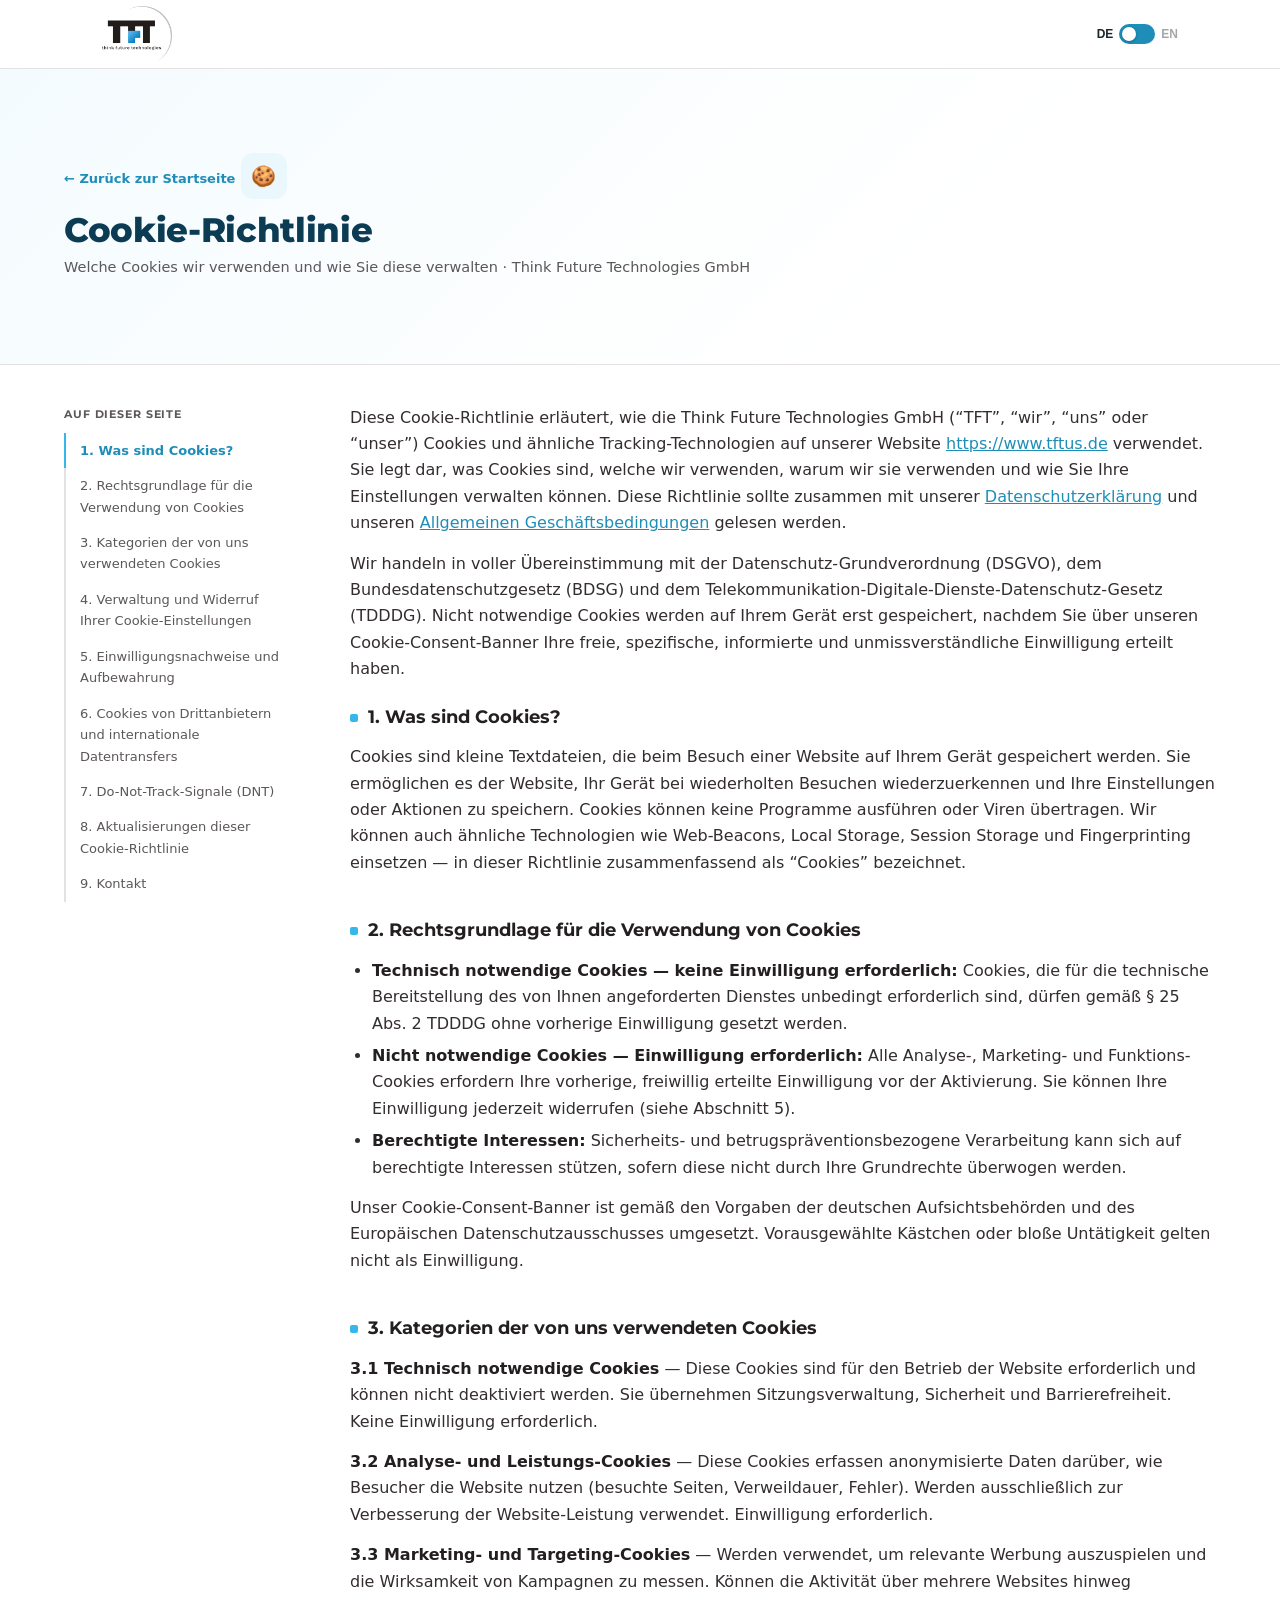
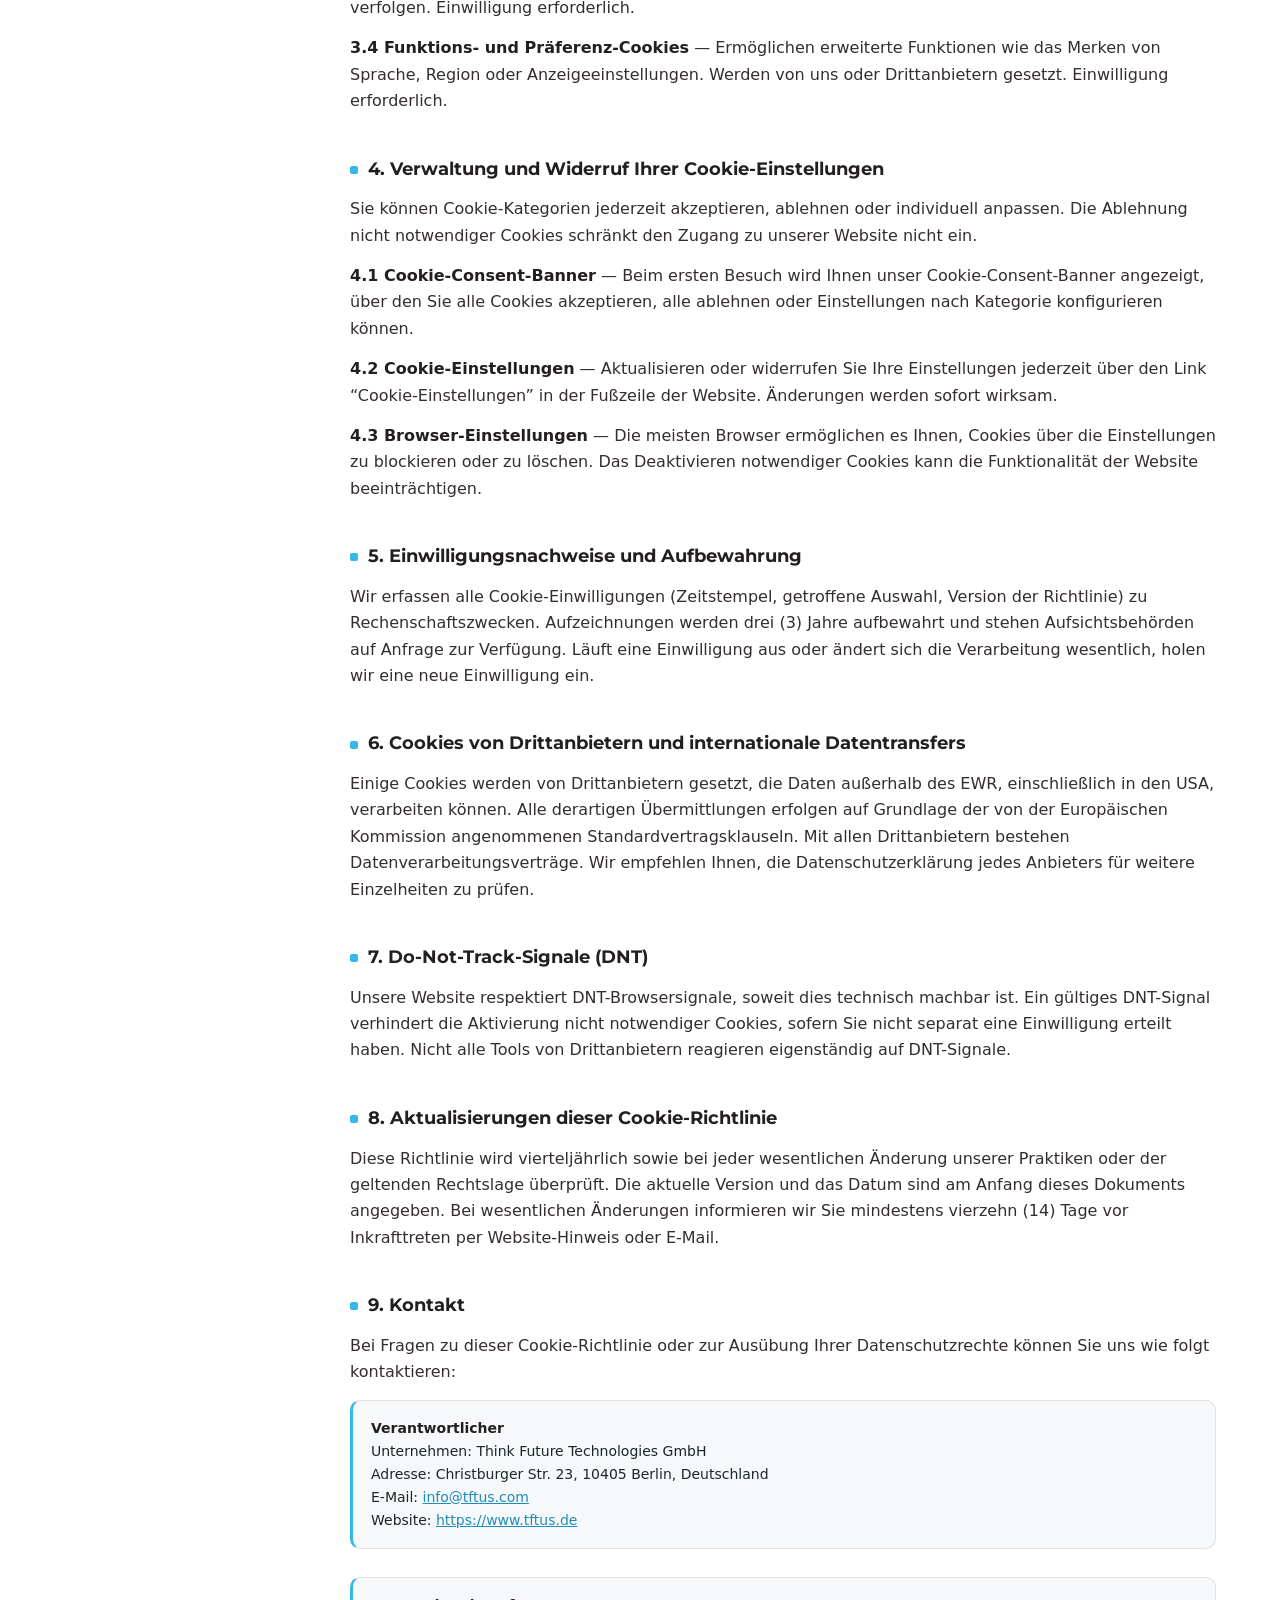
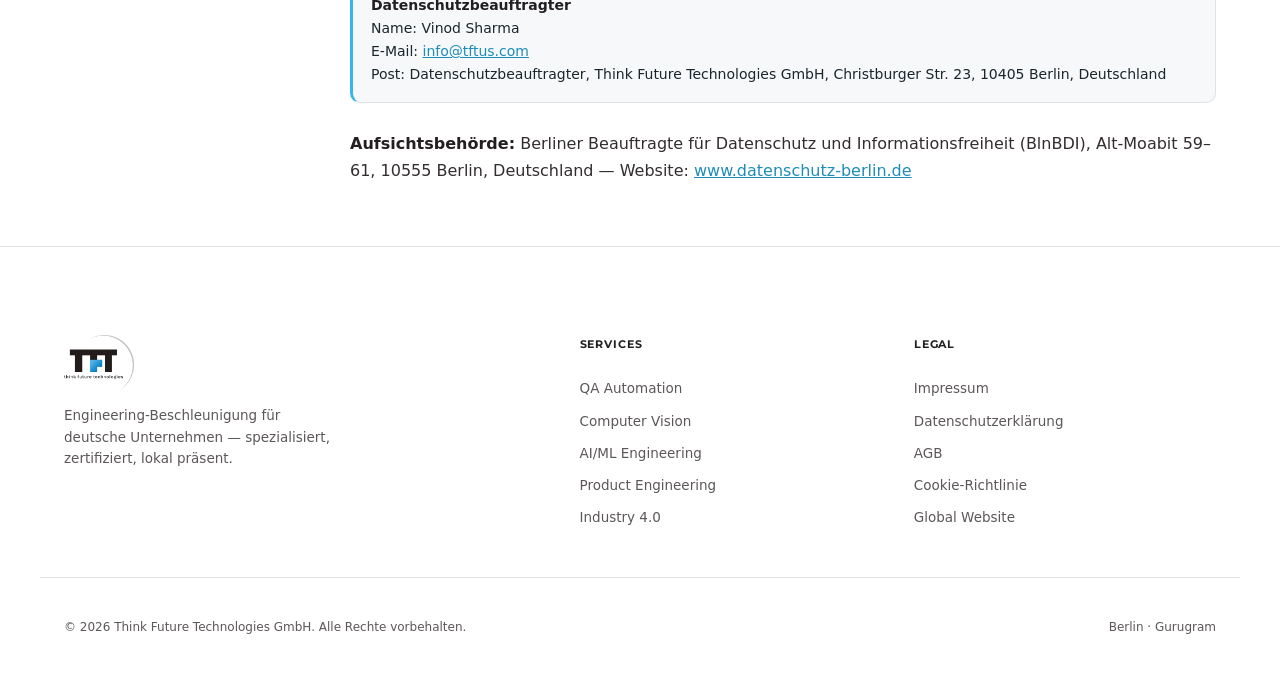
<file: legal/cookie-policy.html>
<!DOCTYPE html>
<html lang="en">
<head>
<meta charset="UTF-8">
<meta name="viewport" content="width=device-width, initial-scale=1.0">
<title>Cookie Policy — TFT Deutschland</title>
<meta name="robots" content="noindex">
<link href="https://fonts.googleapis.com/css2?family=Montserrat:wght@400;600;700;800;900&family=Open+Sans:wght@300;400;500;600&display=swap" rel="stylesheet">
<link rel="stylesheet" href="../css/style.css">
</head>
<body>
<header class="nav">
  <div class="nav-inner">
    <a class="logo" href="../index.html"> <img src="../images/TFT-logo.png" alt=""> </a>
    <div class="rightbtn">
      <button id="langToggle" class="lang-toggle" type="button" aria-label="Switch language" aria-pressed="false">
        <span class="lt-label lt-de">DE</span>
        <span class="lt-track"><span class="lt-thumb"></span></span>
        <span class="lt-label lt-en">EN</span>
      </button>
    </div>
  </div>
</header>
<main id="main">

<section class="legal-hero">
  <div class="wrap">
    <a class="legal-back" href="../index.html" data-i18n="ui.back">&larr; Back to home</a>
    <div class="legal-doc-icon">&#127850;</div>
    <h1 data-i18n="cookie.title">Cookie Policy</h1>
    <div class="legal-sub" data-i18n="cookie.sub">What cookies we use and how to manage them &middot; Think Future Technologies GmbH</div>
  </div>
</section>

<div class="wrap legal-page">
  <div class="legal-grid">
    <nav class="legal-toc">
      <div class="legal-toc-label" data-i18n="ui.toc">On this page</div>
      <ol id="legalTocList"></ol>
    </nav>
    <div class="legal-content" data-i18n-html="cookie.body">

  <p>
    This Cookie Policy explains how Think Future Technologies GmbH (&ldquo;TFT&rdquo;, &ldquo;we&rdquo;, &ldquo;us&rdquo;,
    or &ldquo;our&rdquo;) uses cookies and similar tracking technologies on our website
    <a href="https://www.tftus.de">https://www.tftus.de</a>. It sets out what cookies are, which ones we use, why we
    use them, and how you can manage your preferences. This Policy should be read alongside our
    <a href="privacy-policy.html">Privacy Policy</a> and <a href="terms-and-conditions.html">Terms &amp; Conditions</a>.
  </p>
  <p>
    We comply with the General Data Protection Regulation (GDPR), the Bundesdatenschutzgesetz (BDSG), and the
    Telekommunikation-Digitale-Dienste-Datenschutz-Gesetz (TDDDG). Non-essential cookies are placed on your device
    only after you have given your free, specific, informed, and unambiguous consent through our Cookie Consent
    Banner.
  </p>

  <h2>1. What Are Cookies?</h2>
  <p>
    Cookies are small text files placed on your device when you visit a website. They allow the site to recognise
    your device on return visits and remember your preferences or actions. Cookies cannot execute programmes or
    transmit viruses. We may also use similar technologies such as web beacons, local storage, session storage, and
    fingerprinting — all referred to collectively as &ldquo;cookies&rdquo; in this Policy.
  </p>

  <h2>2. Legal Basis for Cookie Use</h2>
  <ul>
    <li><strong>Technically Necessary Cookies — No Consent Required:</strong> Cookies that are strictly essential for
      the technical delivery of the service you have requested may be placed without prior consent under § 25(2)
      TDDDG.</li>
    <li><strong>Non-Essential Cookies — Consent Required:</strong> All analytics, marketing, and functional cookies
      require your prior, freely given consent before activation. You may withdraw consent at any time (see Section
      5).</li>
    <li><strong>Legitimate Interests:</strong> Security and fraud-prevention processing may rely on legitimate
      interests where such interests are not overridden by your fundamental rights.</li>
  </ul>
  <p>
    Our Cookie Consent Banner is implemented in line with guidance from the German supervisory authorities and the
    European Data Protection Board. Pre-ticked boxes or inaction are not treated as consent.
  </p>

  <h2>3. Categories of Cookies We Use</h2>
  <p><strong>3.1 Technically Necessary Cookies</strong> — These cookies are required for the Website to function and
    cannot be switched off. They handle session management, security, and accessibility. No consent is required.</p>
  <p><strong>3.2 Analytics and Performance Cookies</strong> — These cookies collect anonymised data on how visitors
    use the Website (pages visited, time on page, errors). Used solely to improve Website performance. Consent
    required.</p>
  <p><strong>3.3 Marketing and Targeting Cookies</strong> — Used to deliver relevant advertising and measure campaign
    effectiveness. May track activity across websites. Consent required.</p>
  <p><strong>3.4 Functional and Preference Cookies</strong> — Enable enhanced features such as remembering language,
    region, or display settings. Set by us or third-party providers. Consent required.</p>

  <h2>4. Managing and Withdrawing Your Cookie Preferences</h2>
  <p>You may accept, reject, or customise cookie categories at any time. Refusing non-essential cookies does not
    restrict access to our Website.</p>
  <p><strong>4.1 Cookie Consent Banner</strong> — On first visit you will be presented with our Cookie Consent Banner
    to accept all, reject all, or configure preferences by category.</p>
  <p><strong>4.2 Cookie Settings Panel</strong> — Update or withdraw preferences at any time via the &ldquo;Cookie
    Settings&rdquo; link in the Website footer. Changes take effect immediately.</p>
  <p><strong>4.3 Browser Settings</strong> — Most browsers allow you to block or delete cookies via settings.
    Disabling essential cookies may affect Website functionality.</p>

  <h2>5. Consent Records and Retention</h2>
  <p>
    We record all cookie consents (timestamp, choices made, Policy version) for accountability purposes. Records are
    retained for three (3) years and available to regulators on request. Where consent expires or processing changes
    materially, we will seek fresh consent.
  </p>

  <h2>6. Third-Party Cookies and International Data Transfers</h2>
  <p>
    Some cookies are set by third-party providers who may process data outside the EEA, including in the United
    States. All such transfers are made under Standard Contractual Clauses adopted by the European Commission. Data
    Processing Agreements are in place with all third-party providers. We encourage you to review each provider&rsquo;s
    privacy policy for further detail.
  </p>

  <h2>7. Do Not Track (DNT) Signals</h2>
  <p>
    Our Website respects DNT browser signals where technically feasible. A valid DNT signal will prevent non-essential
    cookies from activating unless you have separately provided consent. Not all third-party tools respond to DNT
    signals independently.
  </p>

  <h2>8. Updates to This Cookie Policy</h2>
  <p>
    This Policy is reviewed quarterly and whenever there is a material change in our practices or applicable law. The
    current version and date appear at the top of this document. For material changes, we will notify you via a
    Website notice or email at least fourteen (14) days before changes take effect.
  </p>

  <h2>9. Contact Us</h2>
  <p>For any questions about this Cookie Policy or to exercise your data protection rights, please contact us:</p>

  <div class="legal-meta">
    <strong>Data Controller</strong><br>
    Company: Think Future Technologies GmbH<br>
    Address: Christburger Str. 23, 10405 Berlin, Germany<br>
    Email: <a href="mailto:info@tftus.com">info@tftus.com</a><br>
    Website: <a href="https://www.tftus.de">https://www.tftus.de</a>
  </div>

  <div class="legal-meta">
    <strong>Data Protection Officer</strong><br>
    Name: Vinod Sharma<br>
    Email: <a href="mailto:info@tftus.com">info@tftus.com</a><br>
    Postal: Data Protection Officer, Think Future Technologies GmbH, Christburger Str. 23, 10405 Berlin, Germany
  </div>

  <p>
    <strong>Supervisory Authority:</strong> Berliner Beauftragte für Datenschutz und Informationsfreiheit (BlnBDI),
    Alt-Moabit 59–61, 10555 Berlin, Germany — Website: <a href="https://www.datenschutz-berlin.de" target="_blank" rel="noopener">www.datenschutz-berlin.de</a>
  </p>

    </div>
  </div>
</div>
</main>

<footer class="site-footer">
  <div class="wrap footer-grid">
    <div class="footer-brand">
      <a class="logo" href="../index.html"> <img src="../images/TFT-logo.png" alt=""> </a>
      <p data-i18n="footer.tagline">Engineering acceleration for German companies — specialized, certified, locally present.</p>
    </div>
    <div class="footer-col">
      <div class="footer-heading" data-i18n="footer.services">Services</div>
      <a href="../index.html#services">QA Automation</a>
      <a href="../index.html#services">Computer Vision</a>
      <a href="../index.html#services">AI/ML Engineering</a>
      <a href="../index.html#services">Product Engineering</a>
      <a href="../index.html#services">Industry 4.0</a>
    </div>
    <div class="footer-col">
      <div class="footer-heading" data-i18n="footer.legal">Legal</div>
      <a href="impressum.html" data-i18n="footer.impressum">Impressum</a>
      <a href="privacy-policy.html" data-i18n="footer.privacy">Privacy Policy</a>
      <a href="terms-and-conditions.html" data-i18n="footer.terms">Terms &amp; Conditions</a>
      <a href="cookie-policy.html" data-i18n="footer.cookies">Cookie Policy</a>
      <a href="https://www.tftus.com" data-i18n="footer.global">Global Website</a>
    </div>
  </div>
  <div class="wrap footer-bottom">
    <div data-i18n="footer.rights">© 2026 Think Future Technologies GmbH. All rights reserved.</div>
    <div>Berlin · Gurugram</div>
  </div>
</footer>
<script src="legal.js"></script>
<script src="legal-i18n.js"></script>
</body>
</html>
</file>
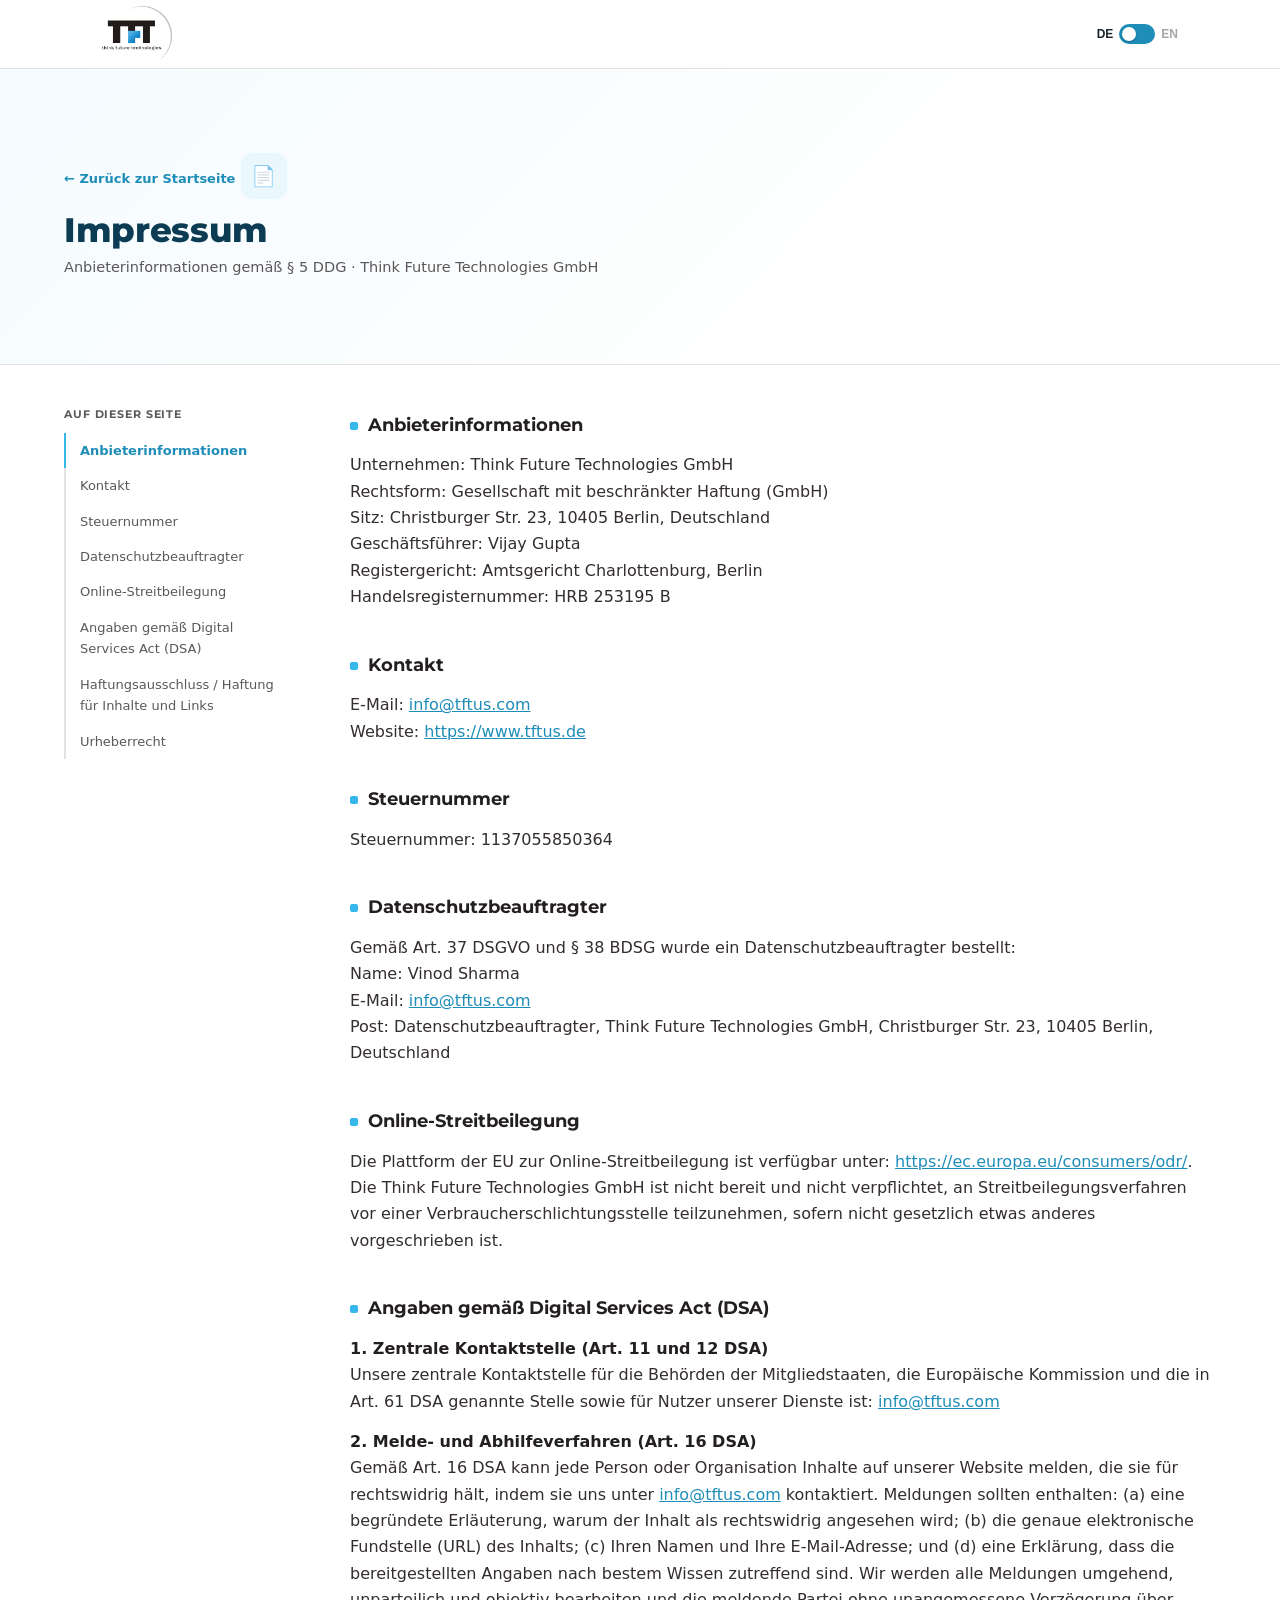
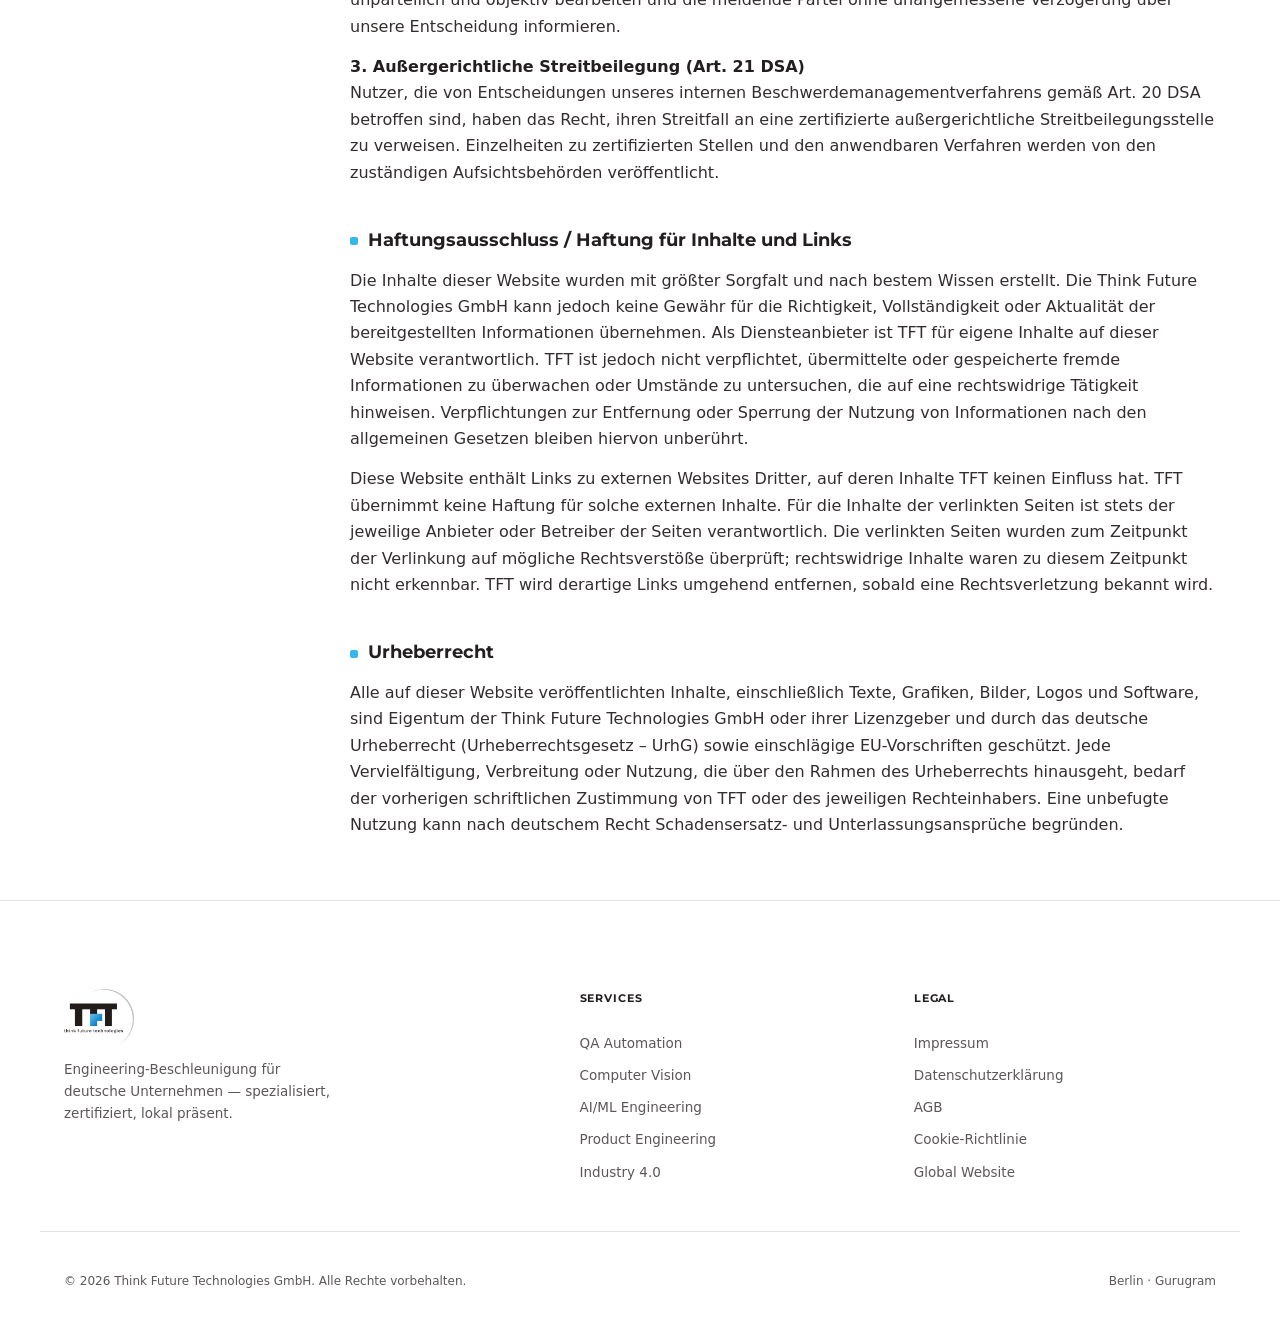
<file: legal/impressum.html>
<!DOCTYPE html>
<html lang="de">
<head>
<meta charset="UTF-8">
<meta name="viewport" content="width=device-width, initial-scale=1.0">
<title>Impressum / Legal Notice — TFT Deutschland</title>
<meta name="robots" content="noindex">
<link href="https://fonts.googleapis.com/css2?family=Montserrat:wght@400;600;700;800;900&family=Open+Sans:wght@300;400;500;600&display=swap" rel="stylesheet">
<link rel="stylesheet" href="../css/style.css">
</head>
<body>
<header class="nav">
  <div class="nav-inner">
    <a class="logo" href="../index.html"> <img src="../images/TFT-logo.png" alt=""> </a>
    <div class="rightbtn">
      <button id="langToggle" class="lang-toggle" type="button" aria-label="Switch language" aria-pressed="false">
        <span class="lt-label lt-de">DE</span>
        <span class="lt-track"><span class="lt-thumb"></span></span>
        <span class="lt-label lt-en">EN</span>
      </button>
    </div>
  </div>
</header>
<main id="main">

<section class="legal-hero">
  <div class="wrap">
    <a class="legal-back" href="../index.html" data-i18n="ui.back">&larr; Back to home</a>
    <div class="legal-doc-icon">&#128196;</div>
    <h1 data-i18n="impressum.title">Legal Notice (Impressum)</h1>
    <div class="legal-sub" data-i18n="impressum.sub">Provider information pursuant to &sect; 5 DDG &middot; Think Future Technologies GmbH</div>
  </div>
</section>

<div class="wrap legal-page">
  <div class="legal-grid">
    <nav class="legal-toc">
      <div class="legal-toc-label" data-i18n="ui.toc">On this page</div>
      <ol id="legalTocList"></ol>
    </nav>
    <div class="legal-content" data-i18n-html="impressum.body">

  <h2>Provider Information</h2>
  <p>
    Company: Think Future Technologies GmbH<br>
    Legal Form: Gesellschaft mit beschränkter Haftung (GmbH)<br>
    Registered Office: Christburger Str. 23, 10405 Berlin, Germany<br>
    Managing Director(s): Vijay Gupta<br>
    Register Court: Amtsgericht Charlottenburg, Berlin<br>
    Commercial Register Number: HRB 253195 B
  </p>

  <h2>Contact</h2>
  <p>
    E-mail: <a href="mailto:info@tftus.com">info@tftus.com</a><br>
    Website: <a href="https://www.tftus.de">https://www.tftus.de</a>
  </p>

  <h2>Tax Number</h2>
  <p>Tax Number (Steuernummer): 1137055850364</p>

  <h2>Data Protection Officer</h2>
  <p>
    A Data Protection Officer has been appointed pursuant to Art. 37 GDPR and § 38 BDSG:<br>
    Name: Vinod Sharma<br>
    E-mail: <a href="mailto:info@tftus.com">info@tftus.com</a><br>
    Postal: Data Protection Officer, Think Future Technologies GmbH, Christburger Str. 23, 10405 Berlin, Germany
  </p>

  <h2>Online Dispute Resolution</h2>
  <p>
    The EU platform for online dispute resolution is available at:
    <a href="https://ec.europa.eu/consumers/odr/" target="_blank" rel="noopener">https://ec.europa.eu/consumers/odr/</a>.
    Think Future Technologies GmbH is not willing or obliged to participate in dispute resolution proceedings before a
    consumer arbitration board (Verbraucherschlichtungsstelle), unless otherwise required by applicable law.
  </p>

  <h2>Information pursuant to the Digital Services Act (DSA)</h2>
  <p><strong>1. Central Contact Point (Art. 11 and 12 DSA)</strong><br>
    Our central contact point for the authorities of the Member States, the European Commission, and the body
    referred to in Art. 61 DSA, as well as for users of our services, is: <a href="mailto:info@tftus.com">info@tftus.com</a></p>
  <p><strong>2. Notification and Redress Procedure (Art. 16 DSA)</strong><br>
    In accordance with Art. 16 DSA, any person or organisation may report content on our website that they consider to
    be unlawful by contacting us at <a href="mailto:info@tftus.com">info@tftus.com</a>. Reports should include: (a) a
    substantiated explanation of why the content is considered unlawful; (b) the exact electronic location (URL) of
    the content; (c) your name and e-mail address; and (d) a statement confirming the accuracy of the information
    provided in good faith. We will process all reports promptly, impartially, and objectively, and will inform the
    reporting party of our decision without undue delay.</p>
  <p><strong>3. Out-of-Court Dispute Resolution (Art. 21 DSA)</strong><br>
    Users affected by decisions of our internal complaints management procedure pursuant to Art. 20 DSA have the right
    to refer their dispute to a certified out-of-court dispute resolution body. Details of certified bodies and
    applicable procedures are published by the competent supervisory authorities.</p>

  <h2>Disclaimer / Liability for Content and Links</h2>
  <p>
    The content of this website has been prepared with the utmost care and to the best of our knowledge. However,
    Think Future Technologies GmbH cannot guarantee the accuracy, completeness, or timeliness of the information
    provided. As a service provider, TFT is responsible for its own content on this website. However, TFT is not
    obligated to monitor transmitted or stored third-party information or to investigate circumstances indicating
    unlawful activity. Obligations to remove or block the use of information in accordance with applicable law remain
    unaffected.
  </p>
  <p>
    This website contains links to external third-party websites over whose content TFT has no influence. TFT assumes
    no liability for such external content. The respective provider or operator of the linked pages is solely
    responsible for their content. External links were checked for possible legal violations at the time of linking;
    no unlawful content was identified. TFT shall remove any such links immediately upon becoming aware of any legal
    infringement.
  </p>

  <h2>Copyright</h2>
  <p>
    All content published on this website including texts, graphics, images, logos, and software is the property of
    Think Future Technologies GmbH or its licensors and is protected under German copyright law
    (Urheberrechtsgesetz – UrhG) and applicable EU regulations. Any reproduction, distribution, or use beyond the
    scope of copyright law requires the prior written consent of TFT or the respective rights holder. Unauthorised
    use may result in claims for damages and injunctive relief under German law.
  </p>

    </div>
  </div>
</div>
</main>

<footer class="site-footer">
  <div class="wrap footer-grid">
    <div class="footer-brand">
      <a class="logo" href="../index.html"> <img src="../images/TFT-logo.png" alt=""> </a>
      <p data-i18n="footer.tagline">Engineering acceleration for German companies — specialized, certified, locally present.</p>
    </div>
    <div class="footer-col">
      <div class="footer-heading" data-i18n="footer.services">Services</div>
      <a href="../index.html#services">QA Automation</a>
      <a href="../index.html#services">Computer Vision</a>
      <a href="../index.html#services">AI/ML Engineering</a>
      <a href="../index.html#services">Product Engineering</a>
      <a href="../index.html#services">Industry 4.0</a>
    </div>
    <div class="footer-col">
      <div class="footer-heading" data-i18n="footer.legal">Legal</div>
      <a href="impressum.html" data-i18n="footer.impressum">Impressum</a>
      <a href="privacy-policy.html" data-i18n="footer.privacy">Privacy Policy</a>
      <a href="terms-and-conditions.html" data-i18n="footer.terms">Terms &amp; Conditions</a>
      <a href="cookie-policy.html" data-i18n="footer.cookies">Cookie Policy</a>
      <a href="https://www.tftus.com" data-i18n="footer.global">Global Website</a>
    </div>
  </div>
  <div class="wrap footer-bottom">
    <div data-i18n="footer.rights">© 2026 Think Future Technologies GmbH. All rights reserved.</div>
    <div>Berlin · Gurugram</div>
  </div>
</footer>
<script src="legal.js"></script>
<script src="legal-i18n.js"></script>
</body>
</html>
</file>
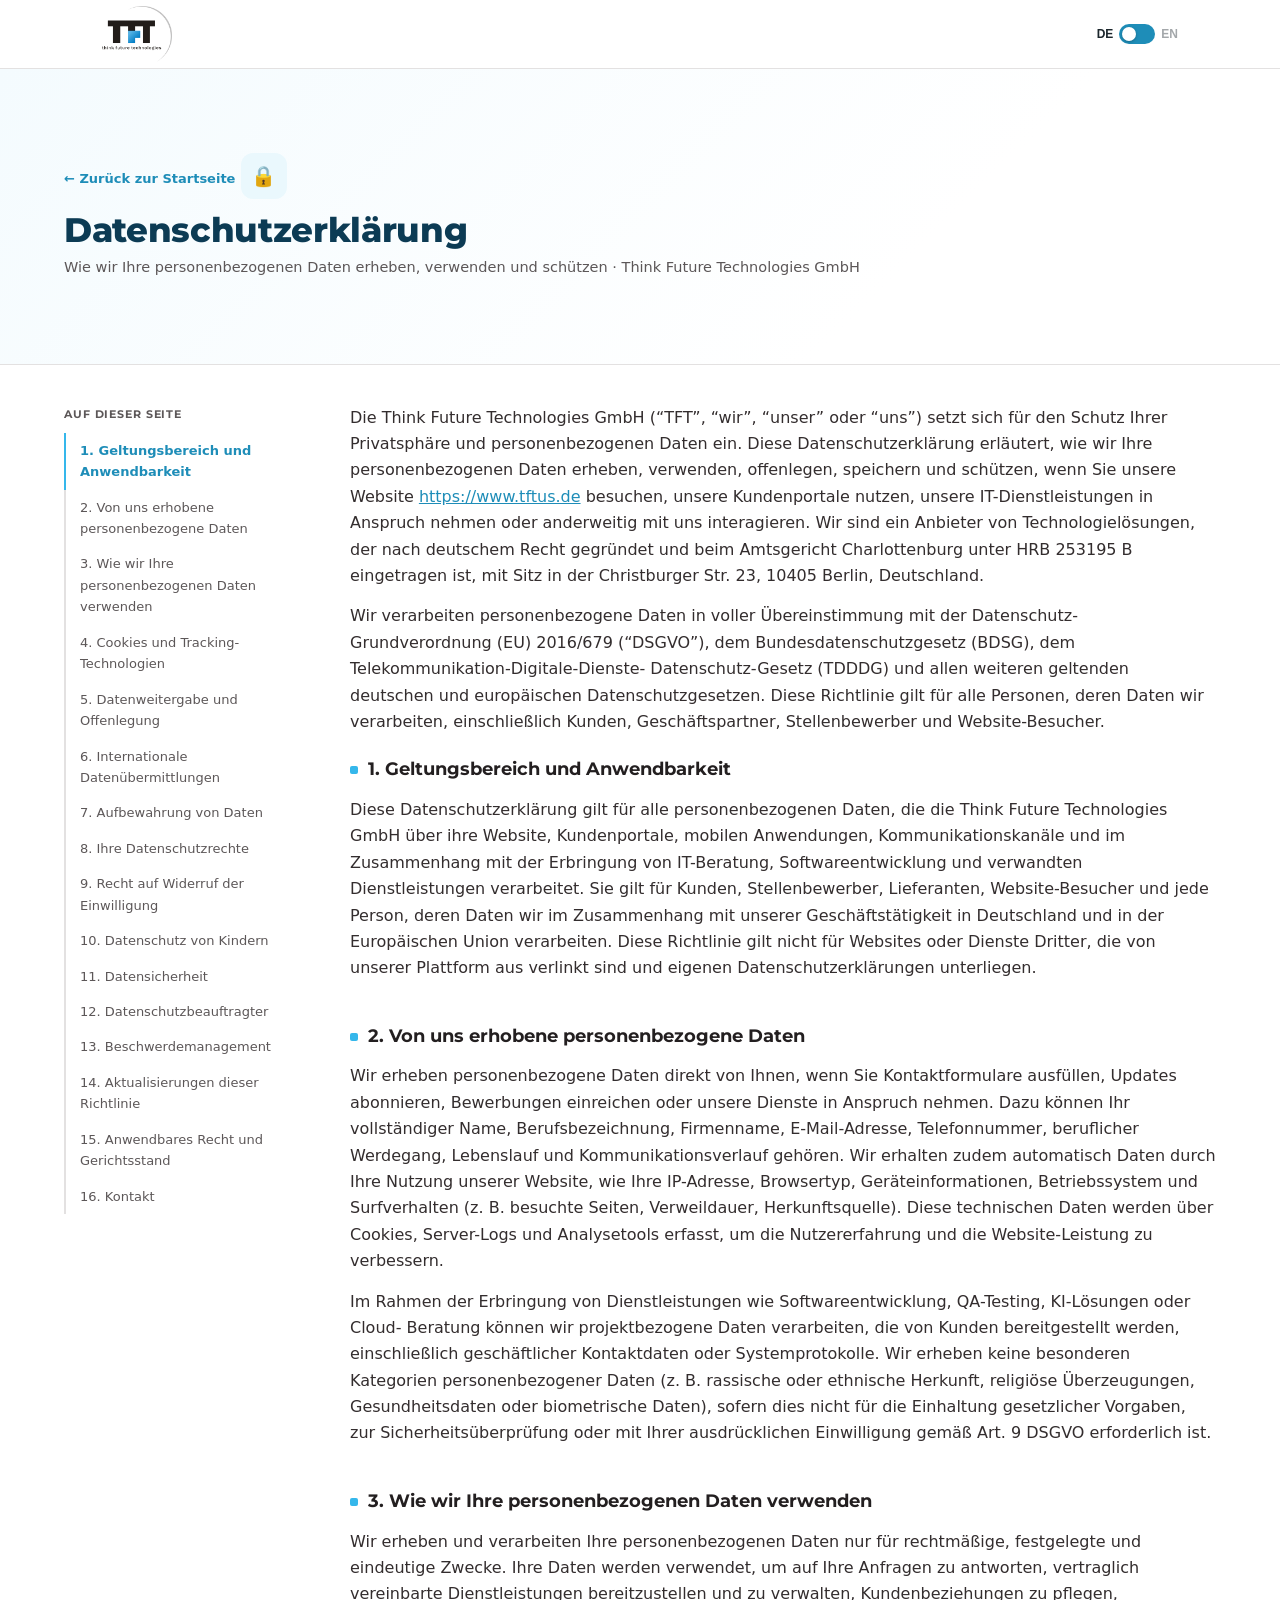
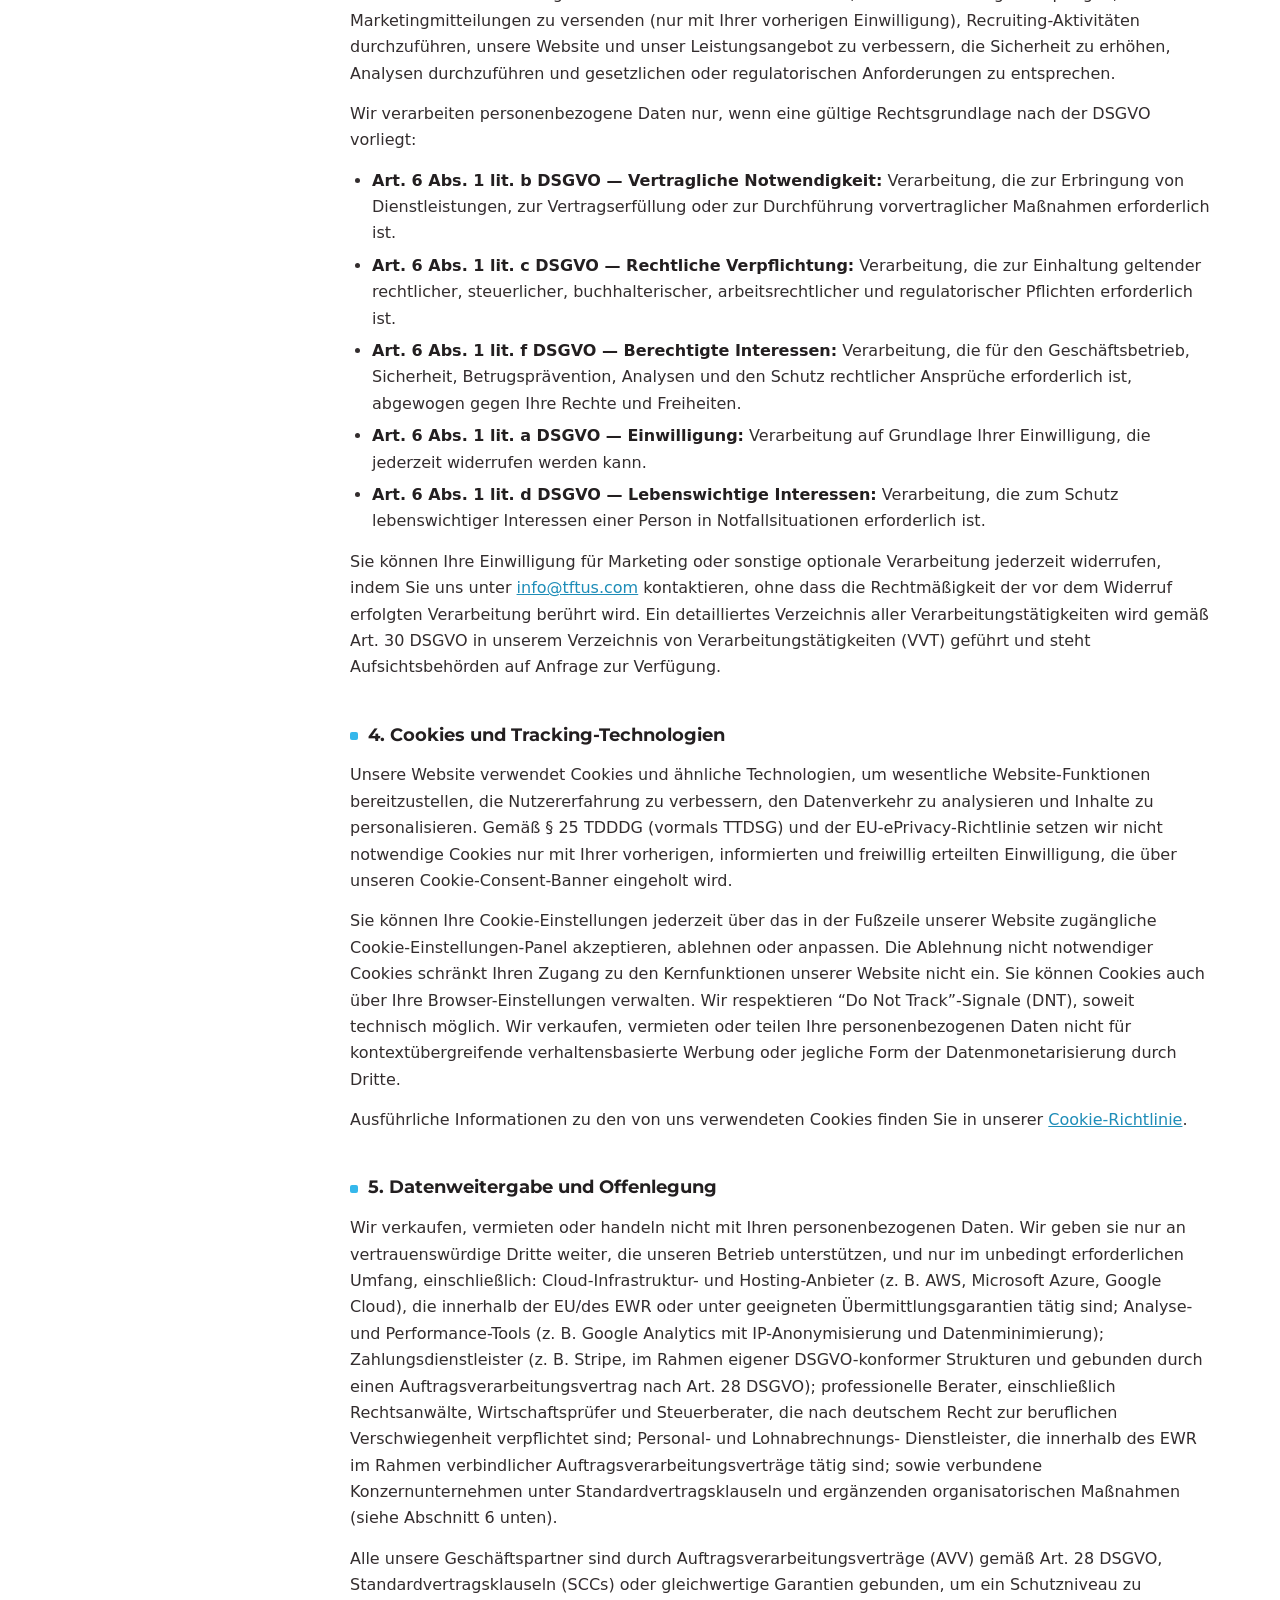
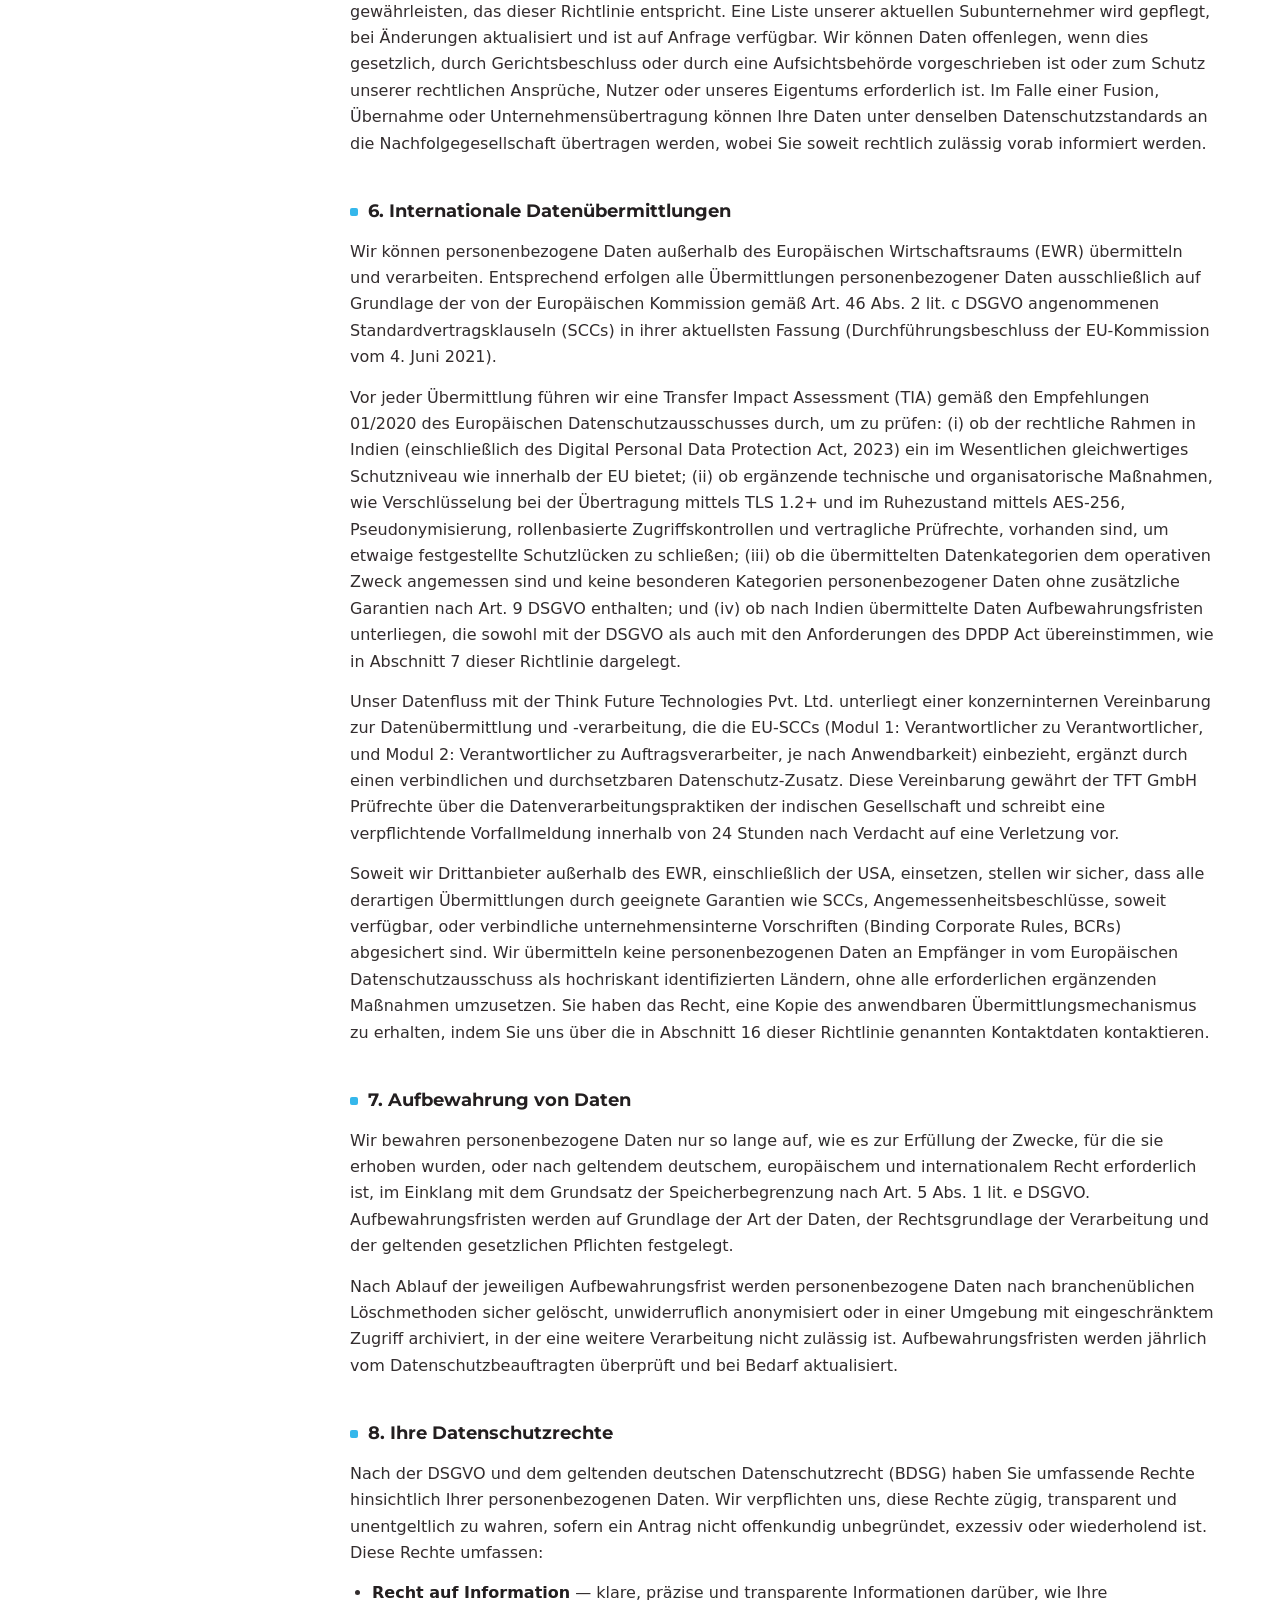
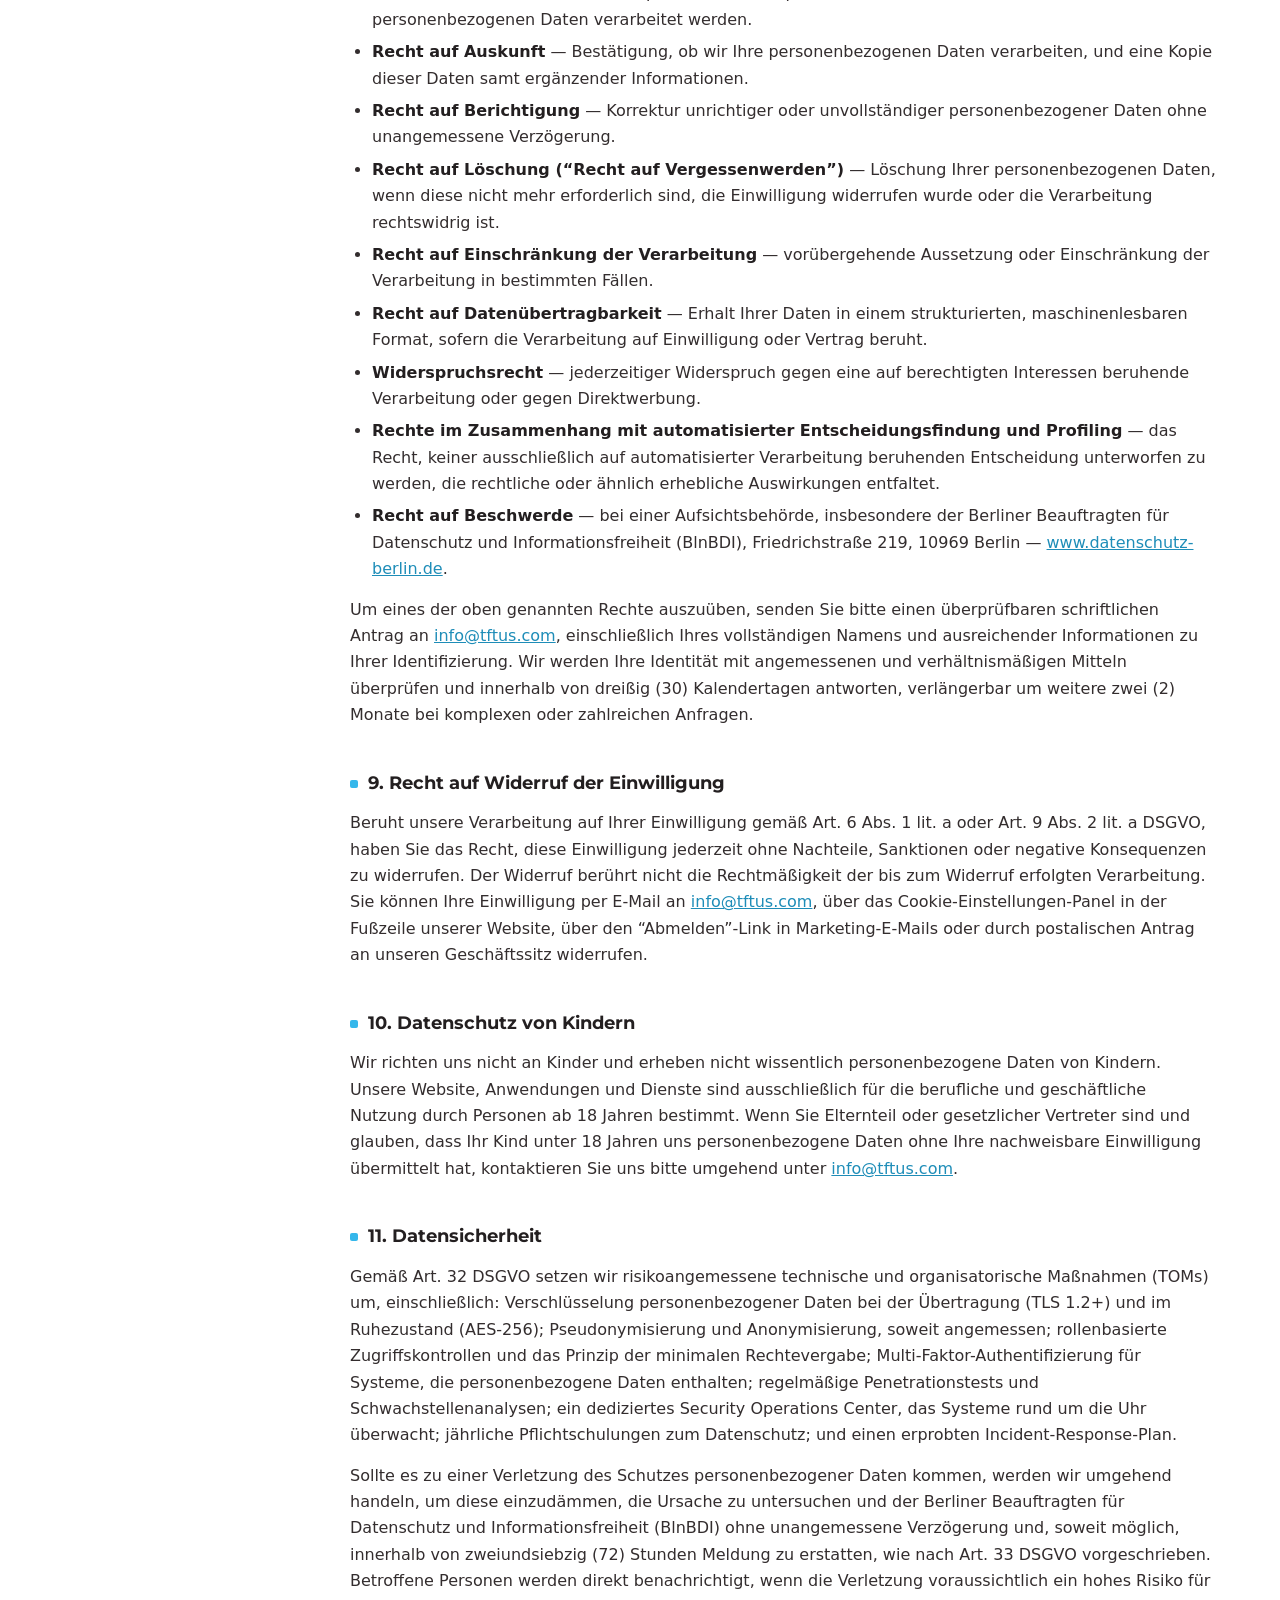
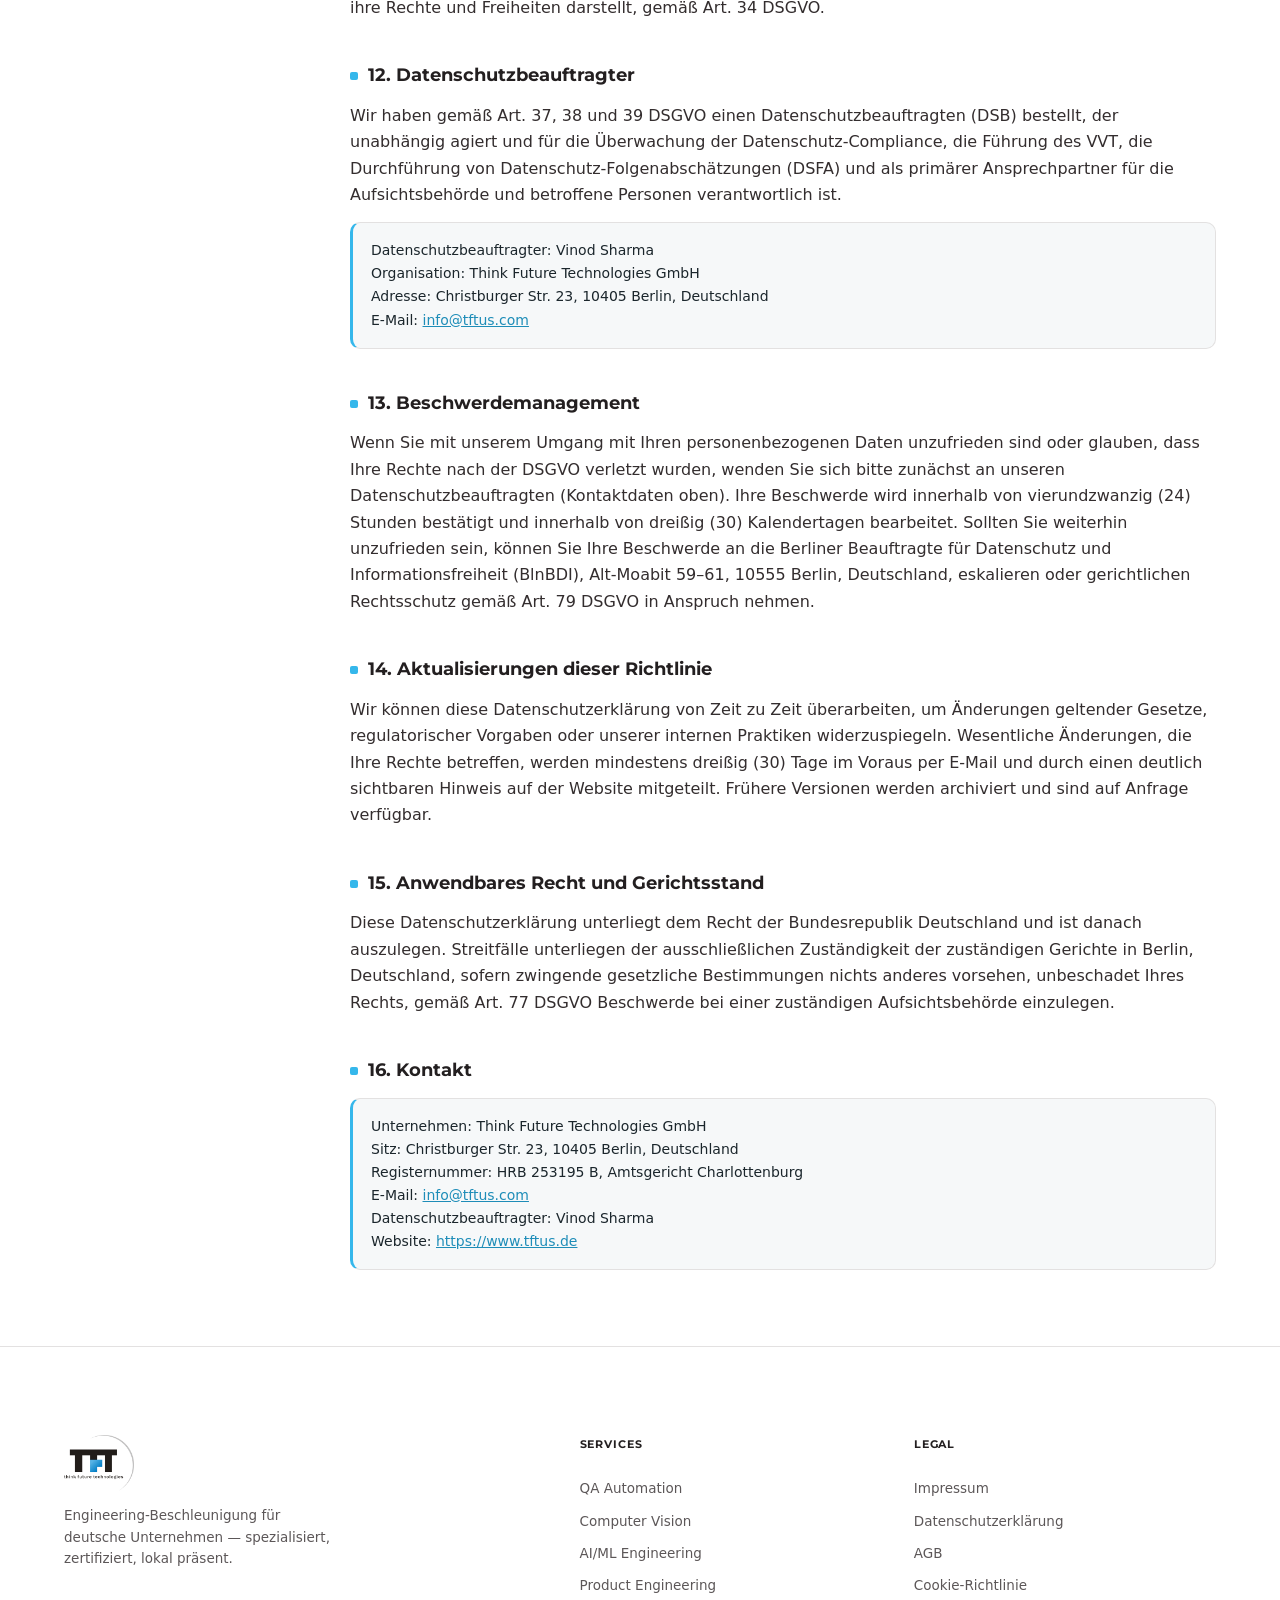
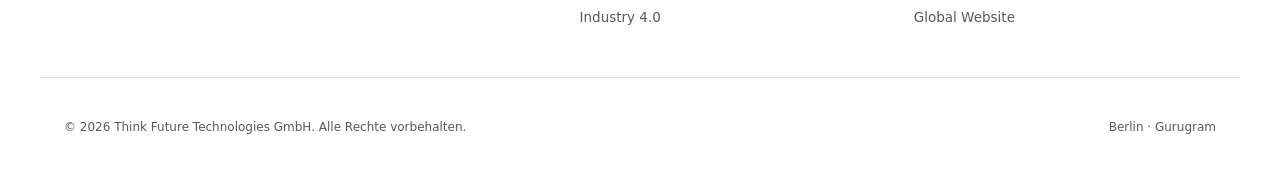
<file: legal/privacy-policy.html>
<!DOCTYPE html>
<html lang="en">
<head>
<meta charset="UTF-8">
<meta name="viewport" content="width=device-width, initial-scale=1.0">
<title>Privacy Policy — TFT Deutschland</title>
<meta name="robots" content="noindex">
<link href="https://fonts.googleapis.com/css2?family=Montserrat:wght@400;600;700;800;900&family=Open+Sans:wght@300;400;500;600&display=swap" rel="stylesheet">
<link rel="stylesheet" href="../css/style.css">
</head>
<body>
<header class="nav">
  <div class="nav-inner">
    <a class="logo" href="../index.html"> <img src="../images/TFT-logo.png" alt=""> </a>
    <div class="rightbtn">
      <button id="langToggle" class="lang-toggle" type="button" aria-label="Switch language" aria-pressed="false">
        <span class="lt-label lt-de">DE</span>
        <span class="lt-track"><span class="lt-thumb"></span></span>
        <span class="lt-label lt-en">EN</span>
      </button>
    </div>
  </div>
</header>
<main id="main">

<section class="legal-hero">
  <div class="wrap">
    <a class="legal-back" href="../index.html" data-i18n="ui.back">&larr; Back to home</a>
    <div class="legal-doc-icon">&#128274;</div>
    <h1 data-i18n="privacy.title">Privacy Policy</h1>
    <div class="legal-sub" data-i18n="privacy.sub">How we collect, use, and protect your personal data &middot; Think Future Technologies GmbH</div>
  </div>
</section>

<div class="wrap legal-page">
  <div class="legal-grid">
    <nav class="legal-toc">
      <div class="legal-toc-label" data-i18n="ui.toc">On this page</div>
      <ol id="legalTocList"></ol>
    </nav>
    <div class="legal-content" data-i18n-html="privacy.body">

  <p>
    Think Future Technologies GmbH (&ldquo;TFT&rdquo;, &ldquo;we&rdquo;, &ldquo;our&rdquo;, or &ldquo;us&rdquo;) is
    committed to protecting your privacy and personal data. This Privacy Policy explains how we collect, use,
    disclose, store, and safeguard your personal data when you visit our website
    <a href="https://www.tftus.de">https://www.tftus.de</a>, use our client portals, engage our IT services, or
    otherwise interact with us. We are a technology solutions provider incorporated under German law and registered
    with the Amtsgericht Charlottenburg under HRB 253195 B, with our registered office at Christburger Str. 23,
    10405 Berlin, Germany.
  </p>
  <p>
    We process personal data in full compliance with the General Data Protection Regulation (EU) 2016/679
    (&ldquo;GDPR&rdquo;), the Bundesdatenschutzgesetz (BDSG &ndash; Federal Data Protection Act), the
    Telekommunikation-Digitale-Dienste-Datenschutz-Gesetz (TDDDG), and all other applicable German and European data
    protection laws. This Policy applies to all individuals whose data we process, including clients, business
    partners, job applicants, and website visitors.
  </p>

  <h2>1. Scope and Applicability</h2>
  <p>
    This Privacy Policy applies to all personal data processed by Think Future Technologies GmbH through its
    website, client portals, mobile applications, communication channels, and in connection with the delivery of IT
    consulting, software development, and related services. It applies to clients, job applicants, vendors, website
    visitors, and any individual whose data we process in connection with our business activities in Germany and
    across the European Union. This Policy does not apply to third-party websites or services linked from our
    platform, which are governed by their own privacy policies.
  </p>

  <h2>2. Personal Data We Collect</h2>
  <p>
    We collect personal data directly from you when you fill out contact forms, subscribe to updates, submit job
    applications, or engage our services. This may include your full name, job title, company name, email address,
    phone number, professional background, curriculum vitae, and communication history. We also receive data
    automatically through your use of our website, such as your IP address, browser type, device information,
    operating system, and browsing behaviour (e.g., pages visited, time spent, referral source). These technical
    details are captured via cookies, server logs, and analytics tools to improve user experience and site
    performance.
  </p>
  <p>
    In the course of delivering services such as software development, QA testing, AI solutions, or cloud
    consulting, we may process project-related data provided by clients, including business contact details or
    system logs. We do not collect special categories of personal data (e.g., racial or ethnic origin, religious
    beliefs, health information, or biometric data) unless strictly necessary for legal compliance, security
    verification, or with your explicit consent pursuant to Article 9 GDPR.
  </p>

  <h2>3. How We Use Your Personal Data</h2>
  <p>
    We collect and process your personal data only for lawful, specific, and clearly defined purposes. Your
    information is used to respond to your enquiries, provide and manage contracted services, maintain client
    relationships, send marketing communications (only with your prior consent), conduct recruitment activities,
    improve our website and service offerings, enhance security, perform analytics, and meet legal or regulatory
    requirements.
  </p>
  <p>We process personal data only where a valid legal basis under the GDPR applies:</p>
  <ul>
    <li><strong>Article 6(1)(b) — Contractual Necessity:</strong> processing necessary to provide services, perform
      contracts, or take pre-contractual steps.</li>
    <li><strong>Article 6(1)(c) — Legal Obligation:</strong> processing necessary to comply with applicable legal,
      tax, accounting, employment, and regulatory obligations.</li>
    <li><strong>Article 6(1)(f) — Legitimate Interests:</strong> processing necessary for business operations,
      security, fraud prevention, analytics, and protection of legal rights, balanced against your rights and
      freedoms.</li>
    <li><strong>Article 6(1)(a) — Consent:</strong> processing based on your consent, which may be withdrawn at any
      time.</li>
    <li><strong>Article 6(1)(d) — Vital Interests:</strong> processing necessary to protect the vital interests of an
      individual in emergency situations.</li>
  </ul>
  <p>
    You may withdraw your consent for marketing or other optional processing at any time by contacting us at
    <a href="mailto:info@tftus.com">info@tftus.com</a>, without affecting the lawfulness of processing carried out
    prior to such withdrawal. A detailed record of all processing activities is maintained in our Records of
    Processing Activities (RoPA) pursuant to Article 30 GDPR, available upon supervisory authority request.
  </p>

  <h2>4. Cookies and Tracking Technologies</h2>
  <p>
    Our website uses cookies and similar technologies to provide essential site functions, enhance user experience,
    analyse traffic, and personalise content. In accordance with § 25 TDDDG (formerly TTDSG) and the EU ePrivacy
    Directive, we only set non-essential cookies with your prior, informed, and freely given consent, obtained
    through our Cookie Consent Banner.
  </p>
  <p>
    You may accept, reject, or customize your cookie preferences at any time via the Cookie Settings panel accessible
    in the footer of our website. Refusing non-essential cookies does not restrict your access to the core features
    of our website. You may also manage cookies through your browser settings. We respect &ldquo;Do Not Track&rdquo;
    (DNT) browser signals where technically feasible. We do not sell, rent, or share your personal data for
    cross-context behavioural advertising or any form of third-party data monetisation.
  </p>
  <p>For detailed information about the cookies we use, see our <a href="cookie-policy.html">Cookie Policy</a>.</p>

  <h2>5. Data Sharing and Disclosure</h2>
  <p>
    We do not sell, rent, or trade your personal data. We share it only with trusted third parties who support our
    operations, and only to the extent strictly necessary, including: cloud infrastructure and hosting providers
    (e.g., AWS, Microsoft Azure, Google Cloud) operating within the EU/EEA or under appropriate transfer safeguards;
    analytics and performance tools (e.g., Google Analytics, configured with IP anonymisation and data minimisation);
    payment processors (e.g., Stripe, operating under their own GDPR-compliant frameworks and bound by an Article 28
    DPA); professional advisors including legal counsel, auditors, tax consultants, and Wirtschaftsprüfer, bound by
    professional confidentiality obligations under German law; human resources and payroll service providers
    operating within the EEA under binding data processing agreements; and affiliated group entities under Standard
    Contractual Clauses and supplementary organisational measures (see Section 6 below).
  </p>
  <p>
    Everyone we work with is bound by Data Processing Agreements (DPAs) pursuant to Article 28 GDPR, Standard
    Contractual Clauses (SCCs), or equivalent safeguards to ensure a level of protection equivalent to this Policy.
    A list of our current sub-processors is maintained, updated upon any changes, and is available upon request. We
    may disclose data when required by law, court order, or supervisory authority, or to protect our legal rights,
    users, or property. In the event of a merger, acquisition, or business transfer, your data may be transferred to
    the successor entity under the same privacy standards, with advance notice provided to you where legally
    permissible.
  </p>

  <h2>6. International Data Transfers</h2>
  <p>
    We may transfer and process personal data outside the European Economic Area (EEA). Accordingly, all transfers of
    personal data are carried out exclusively on the basis of Standard Contractual Clauses (SCCs) adopted by the
    European Commission pursuant to Article 46(2)(c) GDPR, in their most current form (EU Commission Implementing
    Decision of 4 June 2021).
  </p>
  <p>
    Prior to any transfer, we conduct a Transfer Impact Assessment (TIA) in accordance with EDPB Recommendations
    01/2020 to evaluate: (i) whether the legal framework in India (including the Digital Personal Data Protection
    Act, 2023) provides an essentially equivalent level of protection to that guaranteed within the EU; (ii) whether
    supplementary technical and organisational measures, such as encryption in transit via TLS 1.2+ and at rest via
    AES-256, pseudonymisation, role-based access controls, and contractual audit rights, are in place to address any
    identified protection gaps; (iii) whether the specific categories of data transferred are proportionate to the
    operational purpose and do not include special categories of personal data without additional safeguards under
    Article 9 GDPR; and (iv) whether data transferred to India is subject to retention schedules consistent with both
    GDPR and DPDP Act requirements, as set out in Section 7 of this Policy.
  </p>
  <p>
    Our data flows with Think Future Technologies Pvt. Ltd. are governed by an intra-group data transfer and
    processing agreement incorporating the EU SCCs (Module 1: Controller to Controller, and Module 2: Controller to
    Processor, as applicable), supplemented by a binding and enforceable data protection addendum. This agreement
    grants TFT GmbH audit rights over the Indian entity&rsquo;s data processing practices and requires mandatory
    incident notification within 24 hours of any suspected breach.
  </p>
  <p>
    Where we use third-party service providers located in countries outside the EEA, including the United States, we
    ensure that all such transfers are governed by appropriate safeguards including SCCs, adequacy decisions where
    available, or Binding Corporate Rules (BCRs). We do not transfer personal data to recipients in countries
    identified as high-risk by the EDPB without implementing all required supplementary measures. You have the right
    to obtain a copy of the applicable transfer mechanism by contacting us at the details set out in Section 16 of
    this Policy.
  </p>

  <h2>7. Data Retention</h2>
  <p>
    We retain personal data only for as long as necessary to fulfil the purposes for which it was collected or as
    required under applicable German, EU, and international law, in accordance with the principle of storage
    limitation under Article 5(1)(e) GDPR. Retention periods are determined based on the nature of the data, the
    legal basis for processing, and applicable statutory obligations.
  </p>
  <p>
    Upon expiry of the applicable retention period, personal data is securely deleted using industry-standard
    deletion methods, irreversibly anonymised, or archived in a restricted-access environment where further
    processing is not permitted. Retention schedules are reviewed annually by the Data Protection Officer and updated
    as necessary.
  </p>

  <h2>8. Your Data Protection Rights</h2>
  <p>
    Under the GDPR and applicable German data protection law (BDSG), you have comprehensive rights over your
    personal data. We are committed to honouring these rights promptly, transparently, and free of charge, unless a
    request is manifestly unfounded, excessive, or repetitive. These rights include:
  </p>
  <ul>
    <li><strong>Right to be Informed</strong> &mdash; clear, concise, and transparent information about how your
      personal data is processed.</li>
    <li><strong>Right of Access</strong> &mdash; confirmation of whether we process your personal data and a copy of
      that data with supplementary information.</li>
    <li><strong>Right to Rectification</strong> &mdash; correction of inaccurate or incomplete personal data without
      undue delay.</li>
    <li><strong>Right to Erasure (&ldquo;Right to be Forgotten&rdquo;)</strong> &mdash; deletion of your personal data
      where no longer necessary, consent is withdrawn, or processing is unlawful.</li>
    <li><strong>Right to Restriction of Processing</strong> &mdash; temporary suspension or limitation of processing
      in specific circumstances.</li>
    <li><strong>Right to Data Portability</strong> &mdash; receiving your data in a structured, machine-readable
      format, where processing is based on consent or contract.</li>
    <li><strong>Right to Object</strong> &mdash; objecting at any time to processing based on legitimate interests or
      for direct marketing purposes.</li>
    <li><strong>Rights in Relation to Automated Decision-Making and Profiling</strong> &mdash; not to be subject to a
      decision based solely on automated processing that produces legal or similarly significant effects.</li>
    <li><strong>Right to Lodge a Complaint</strong> &mdash; with a supervisory authority, in particular the Berliner
      Beauftragte für Datenschutz und Informationsfreiheit (BlnBDI), Friedrichstraße 219, 10969 Berlin &mdash;
      <a href="https://www.datenschutz-berlin.de" target="_blank" rel="noopener">www.datenschutz-berlin.de</a>.</li>
  </ul>
  <p>
    To exercise any of the above rights, please submit a verifiable written request to
    <a href="mailto:info@tftus.com">info@tftus.com</a>, including your full name and sufficient information to
    identify you. We will verify your identity through reasonable and proportionate means and respond within thirty
    (30) calendar days, extendable by a further two (2) months for complex or numerous requests.
  </p>

  <h2>9. Right to Withdraw Consent</h2>
  <p>
    Where our processing is based on your consent pursuant to Article 6(1)(a) or Article 9(2)(a) GDPR, you have the
    right to withdraw that consent at any time without detriment, penalty, or adverse consequence. Withdrawal does
    not affect the lawfulness of processing carried out prior to the withdrawal. You may withdraw consent via email
    to <a href="mailto:info@tftus.com">info@tftus.com</a>, the Cookie Settings panel in our website footer, the
    &ldquo;Unsubscribe&rdquo; link in marketing emails, or by postal request to our registered office.
  </p>

  <h2>10. Children&rsquo;s Privacy</h2>
  <p>
    We do not target or knowingly collect personal data from children. Our website, applications, and services are
    intended solely for professional and business use by individuals aged 18 and above. If you are a parent or legal
    guardian and believe that your child under 18 has provided us with personal data without your verifiable consent,
    please contact us immediately at <a href="mailto:info@tftus.com">info@tftus.com</a>.
  </p>

  <h2>11. Data Security</h2>
  <p>
    In accordance with Article 32 GDPR, we implement appropriate technical and organisational measures (TOMs)
    proportionate to risk, including: encryption of personal data in transit (TLS 1.2+) and at rest (AES-256);
    pseudonymisation and anonymisation where appropriate; role-based access controls and least-privilege access;
    multi-factor authentication for systems holding personal data; regular penetration testing and vulnerability
    assessments; a dedicated Security Operations Centre monitoring systems 24/7; mandatory annual data protection
    training; and a tested Incident Response Plan.
  </p>
  <p>
    Should a personal data breach occur, we will move quickly to contain it, investigate the root cause, and report
    to the Berliner Beauftragte für Datenschutz und Informationsfreiheit (BlnBDI) without undue delay and, where
    feasible, within seventy-two (72) hours, as required under Article 33 GDPR. Affected individuals will be notified
    directly where the breach is likely to result in a high risk to their rights and freedoms, in accordance with
    Article 34 GDPR.
  </p>

  <h2>12. Data Protection Officer</h2>
  <p>
    We have designated a Data Protection Officer (DPO) in accordance with Articles 37, 38, and 39 GDPR, who operates
    independently and is responsible for overseeing data protection compliance, maintaining the RoPA, conducting
    DPIAs, and serving as the primary contact point for the supervisory authority and data subjects.
  </p>
  <div class="legal-meta">
    Data Protection Officer: Vinod Sharma<br>
    Organisation: Think Future Technologies GmbH<br>
    Address: Christburger Str. 23, 10405 Berlin, Germany<br>
    Email: <a href="mailto:info@tftus.com">info@tftus.com</a>
  </div>

  <h2>13. Grievance Redressal</h2>
  <p>
    If you are dissatisfied with our handling of your personal data or believe your GDPR rights have been infringed,
    please contact our Data Protection Officer in the first instance (details above). Your grievance will be
    acknowledged within twenty-four (24) hours and resolved within thirty (30) calendar days. If you remain
    dissatisfied, you may escalate your complaint to the Berliner Beauftragte für Datenschutz und
    Informationsfreiheit (BlnBDI), Alt-Moabit 59&ndash;61, 10555 Berlin, Germany, or seek judicial remedy pursuant to
    Article 79 GDPR.
  </p>

  <h2>14. Updates to This Policy</h2>
  <p>
    We may revise this Privacy Policy from time to time to reflect changes in applicable laws, regulatory guidance,
    or our internal practices. Material changes affecting your rights will be communicated at least thirty (30) days
    in advance via email and a prominent website notice. Previous versions are archived and available upon request.
  </p>

  <h2>15. Governing Law and Jurisdiction</h2>
  <p>
    This Privacy Policy shall be governed by and construed in accordance with the laws of the Federal Republic of
    Germany. Any dispute shall be subject to the exclusive jurisdiction of the competent courts of Berlin, Germany,
    unless mandatory provisions of applicable law provide otherwise, and without affecting your right to lodge a
    complaint with a competent supervisory authority pursuant to Article 77 GDPR.
  </p>

  <h2>16. Contact Us</h2>
  <div class="legal-meta">
    Company: Think Future Technologies GmbH<br>
    Registered Office: Christburger Str. 23, 10405 Berlin, Germany<br>
    Registration Number: HRB 253195 B, Amtsgericht Charlottenburg<br>
    Email: <a href="mailto:info@tftus.com">info@tftus.com</a><br>
    Data Protection Officer: Vinod Sharma<br>
    Website: <a href="https://www.tftus.de">https://www.tftus.de</a>
  </div>

    </div>
  </div>
</div>
</main>

<footer class="site-footer">
  <div class="wrap footer-grid">
    <div class="footer-brand">
      <a class="logo" href="../index.html"> <img src="../images/TFT-logo.png" alt=""> </a>
      <p data-i18n="footer.tagline">Engineering acceleration for German companies — specialized, certified, locally present.</p>
    </div>
    <div class="footer-col">
      <div class="footer-heading" data-i18n="footer.services">Services</div>
      <a href="../index.html#services">QA Automation</a>
      <a href="../index.html#services">Computer Vision</a>
      <a href="../index.html#services">AI/ML Engineering</a>
      <a href="../index.html#services">Product Engineering</a>
      <a href="../index.html#services">Industry 4.0</a>
    </div>
    <div class="footer-col">
      <div class="footer-heading" data-i18n="footer.legal">Legal</div>
      <a href="impressum.html" data-i18n="footer.impressum">Impressum</a>
      <a href="privacy-policy.html" data-i18n="footer.privacy">Privacy Policy</a>
      <a href="terms-and-conditions.html" data-i18n="footer.terms">Terms &amp; Conditions</a>
      <a href="cookie-policy.html" data-i18n="footer.cookies">Cookie Policy</a>
      <a href="https://www.tftus.com" data-i18n="footer.global">Global Website</a>
    </div>
  </div>
  <div class="wrap footer-bottom">
    <div data-i18n="footer.rights">© 2026 Think Future Technologies GmbH. All rights reserved.</div>
    <div>Berlin · Gurugram</div>
  </div>
</footer>
<script src="legal.js"></script>
<script src="legal-i18n.js"></script>
</body>
</html>
</file>
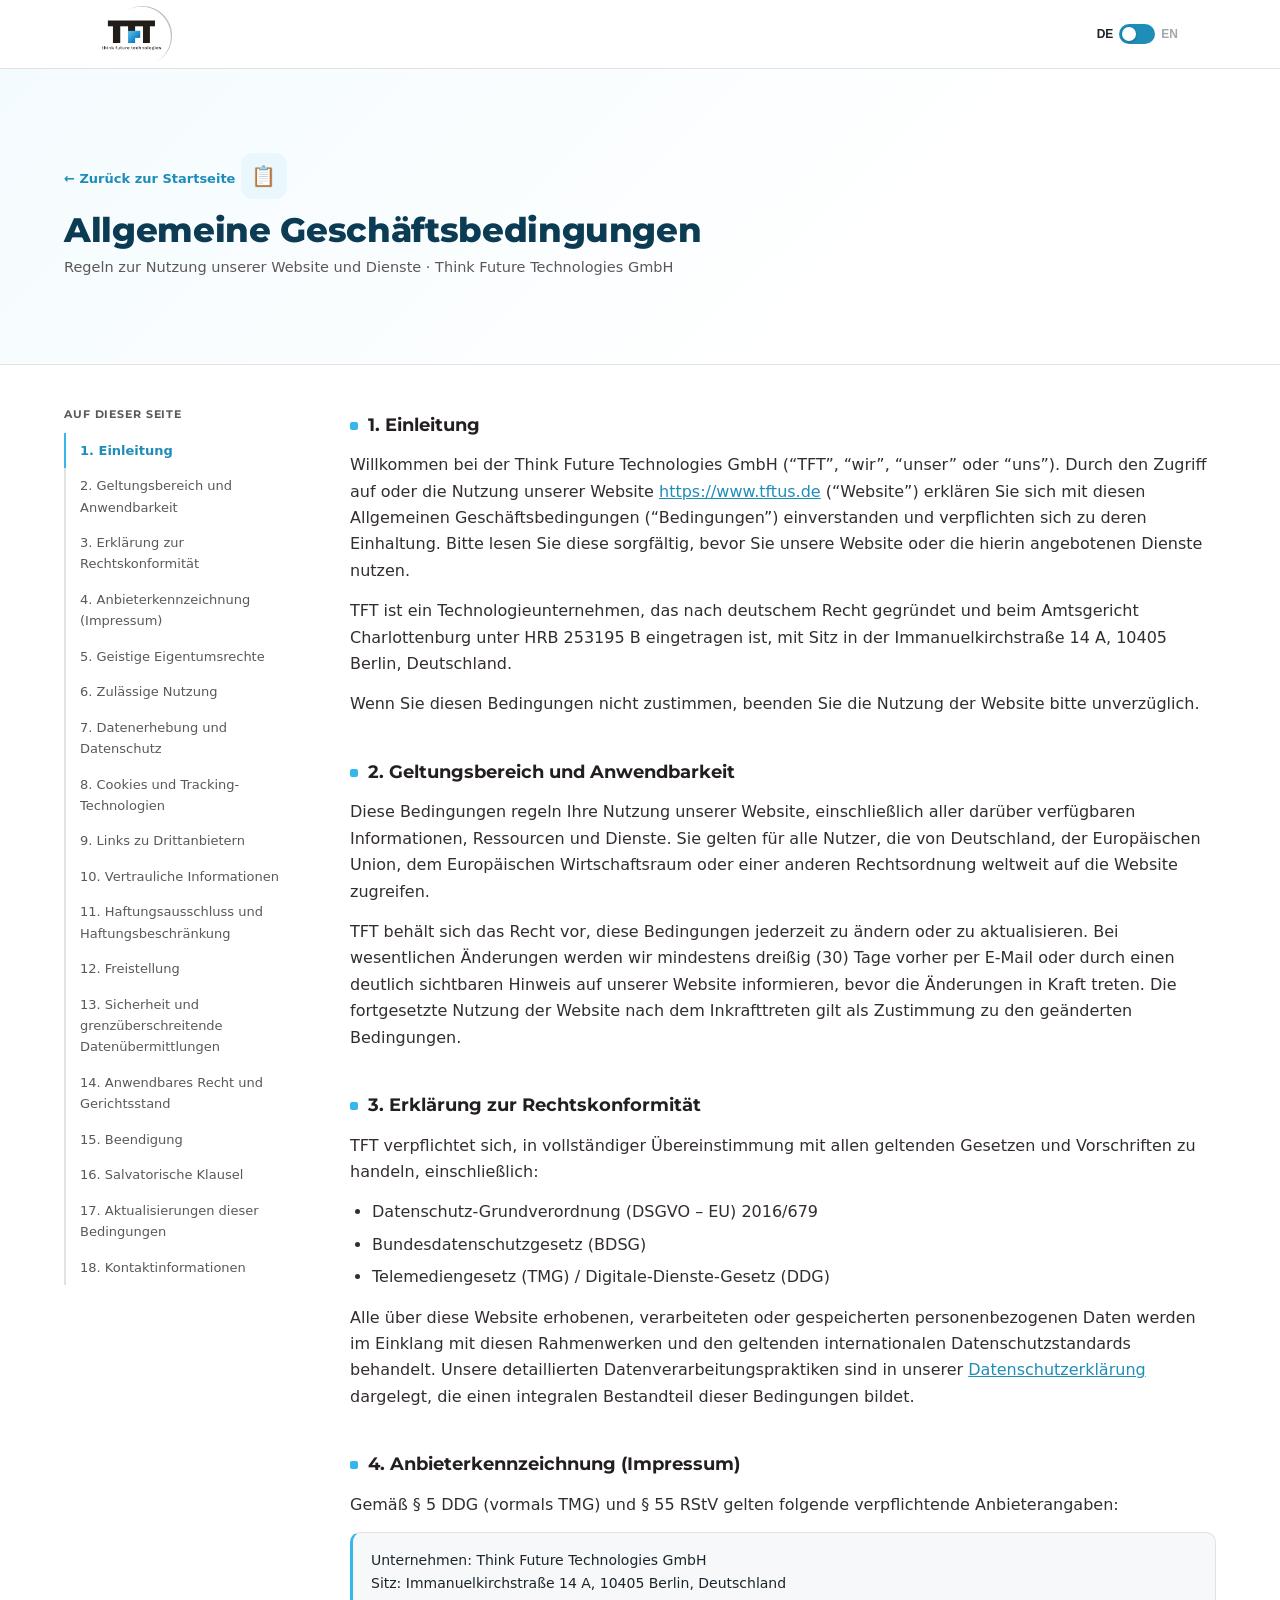
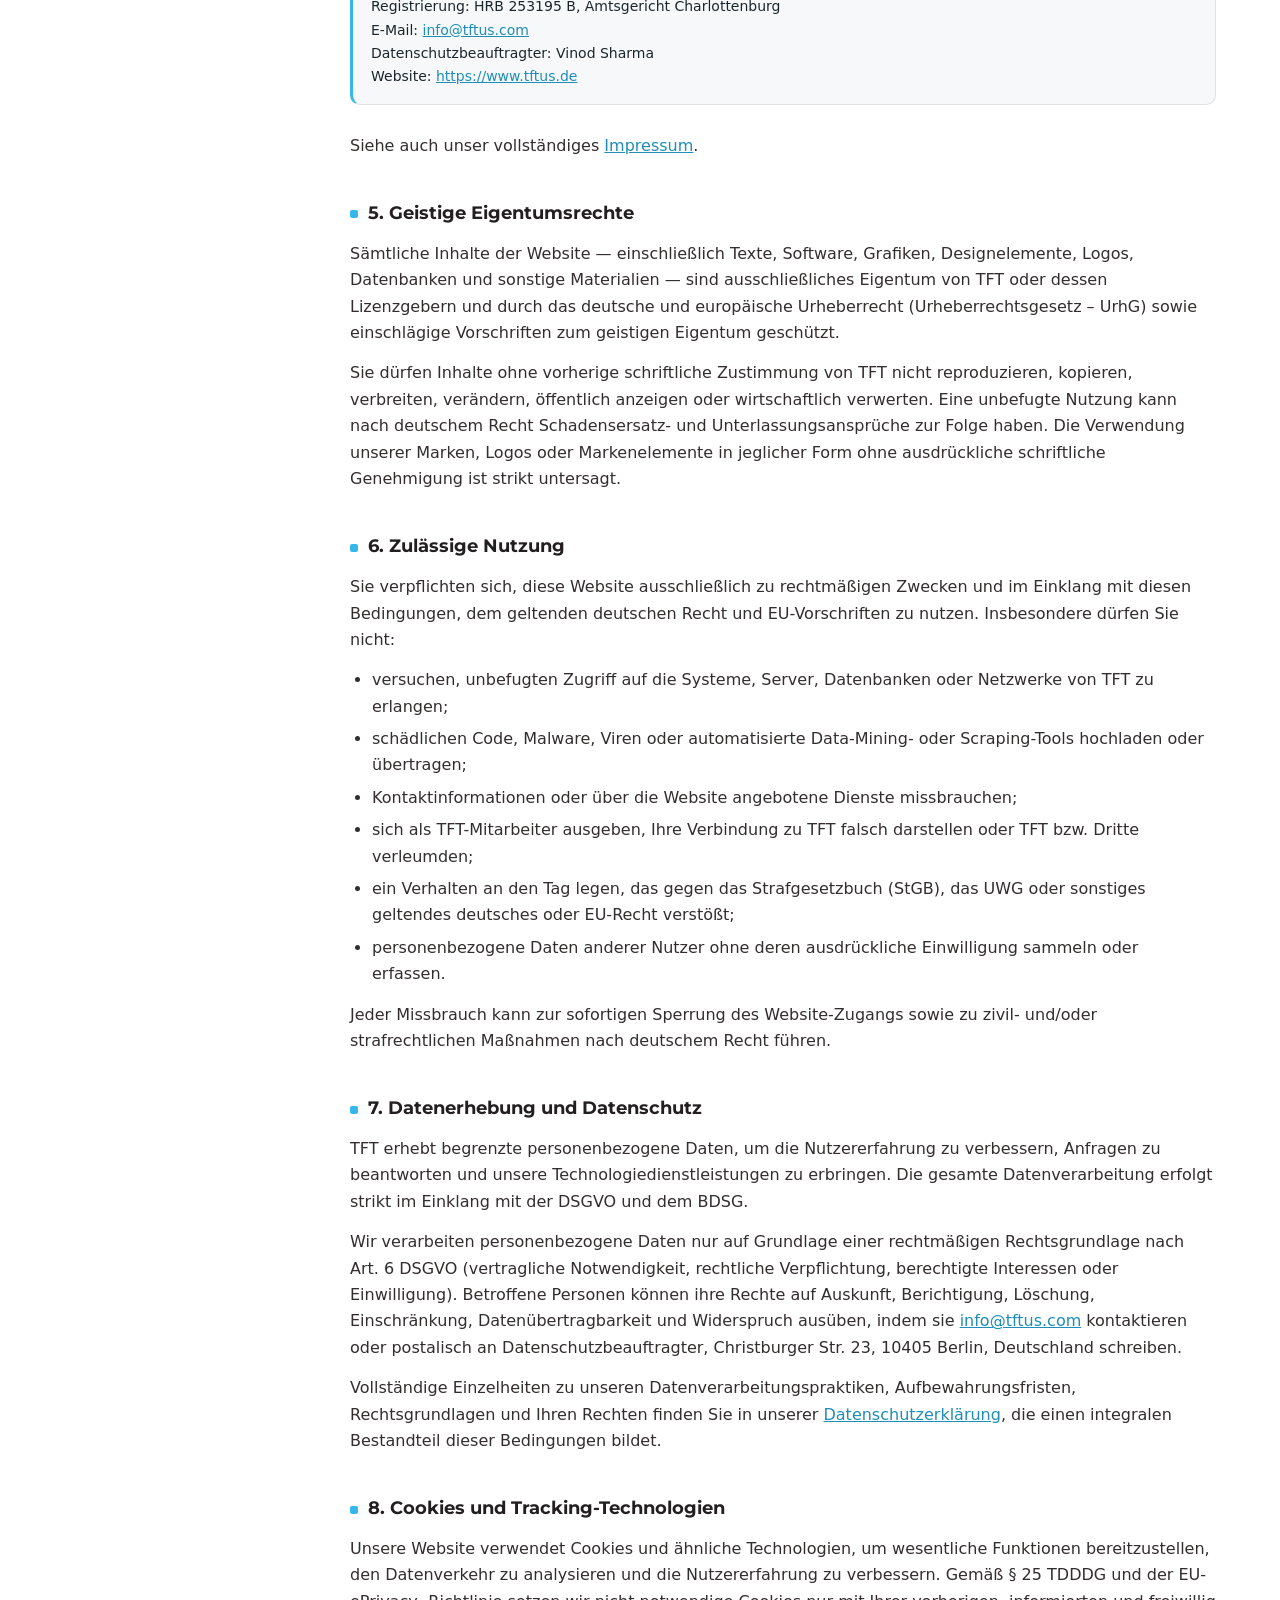
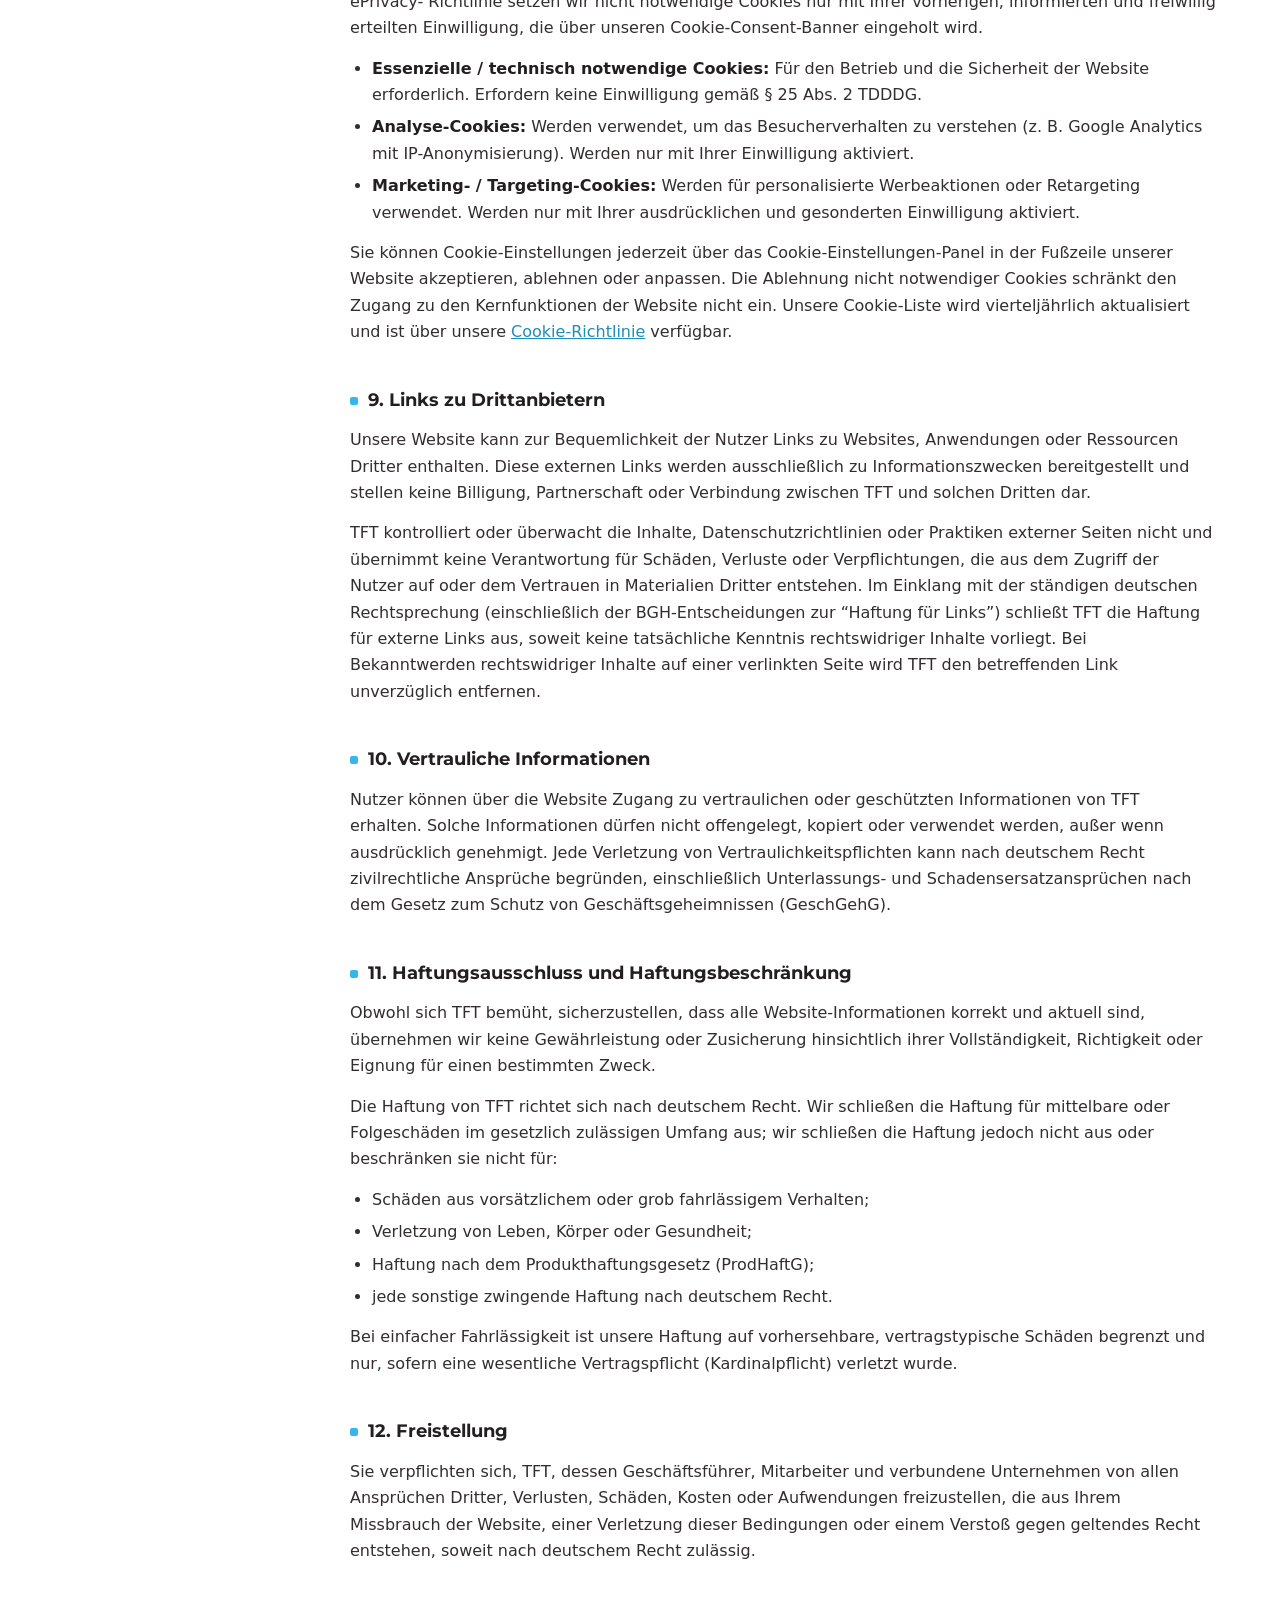
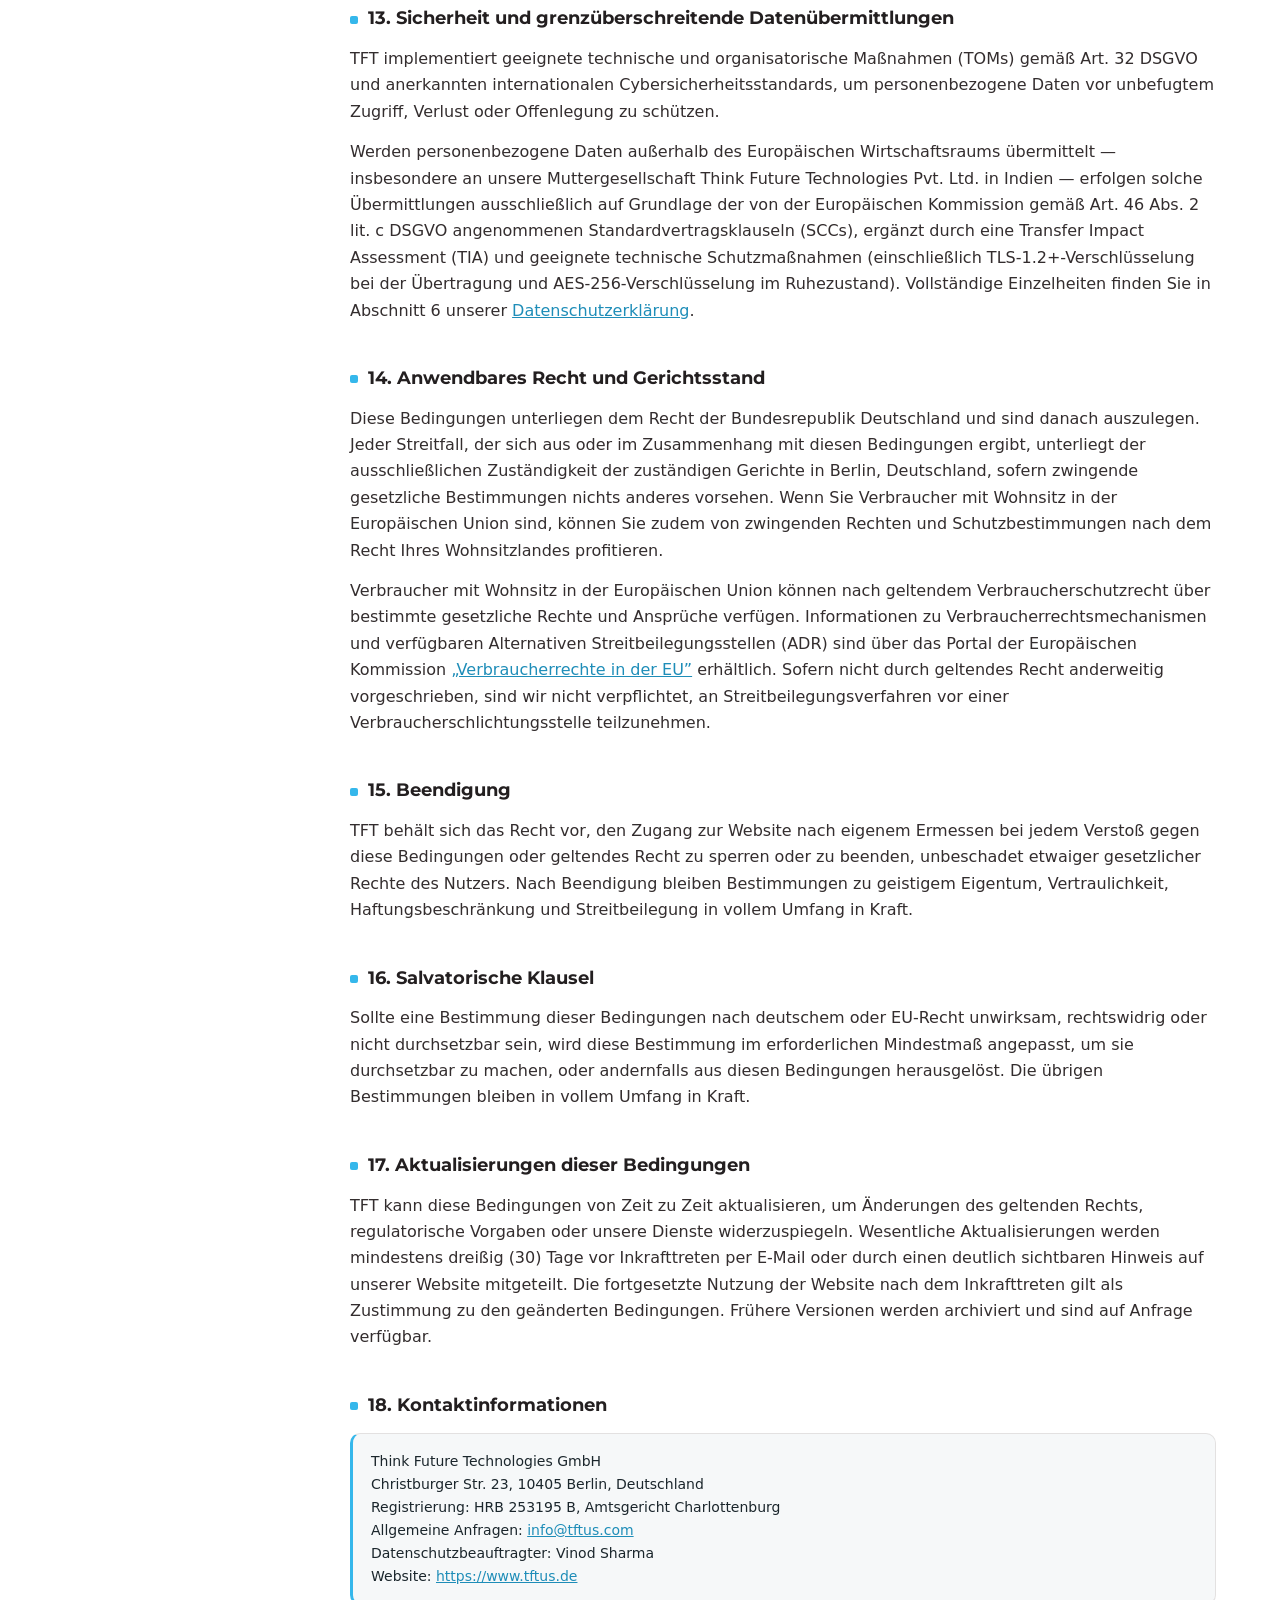
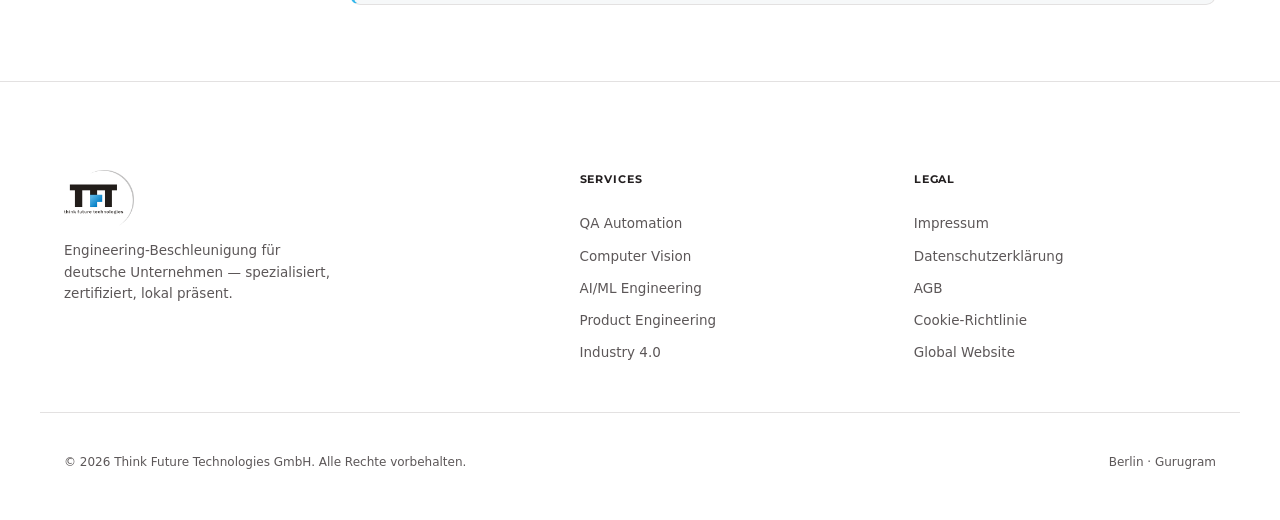
<file: legal/terms-and-conditions.html>
<!DOCTYPE html>
<html lang="en">
<head>
<meta charset="UTF-8">
<meta name="viewport" content="width=device-width, initial-scale=1.0">
<title>Terms &amp; Conditions — TFT Deutschland</title>
<meta name="robots" content="noindex">
<link href="https://fonts.googleapis.com/css2?family=Montserrat:wght@400;600;700;800;900&family=Open+Sans:wght@300;400;500;600&display=swap" rel="stylesheet">
<link rel="stylesheet" href="../css/style.css">
</head>
<body>
<header class="nav">
  <div class="nav-inner">
    <a class="logo" href="../index.html"> <img src="../images/TFT-logo.png" alt=""> </a>
    <div class="rightbtn">
      <button id="langToggle" class="lang-toggle" type="button" aria-label="Switch language" aria-pressed="false">
        <span class="lt-label lt-de">DE</span>
        <span class="lt-track"><span class="lt-thumb"></span></span>
        <span class="lt-label lt-en">EN</span>
      </button>
    </div>
  </div>
</header>
<main id="main">

<section class="legal-hero">
  <div class="wrap">
    <a class="legal-back" href="../index.html" data-i18n="ui.back">&larr; Back to home</a>
    <div class="legal-doc-icon">&#128203;</div>
    <h1 data-i18n="terms.title">Website Terms &amp; Conditions</h1>
    <div class="legal-sub" data-i18n="terms.sub">Rules for using our website and services &middot; Think Future Technologies GmbH</div>
  </div>
</section>

<div class="wrap legal-page">
  <div class="legal-grid">
    <nav class="legal-toc">
      <div class="legal-toc-label" data-i18n="ui.toc">On this page</div>
      <ol id="legalTocList"></ol>
    </nav>
    <div class="legal-content" data-i18n-html="terms.body">

  <h2>1. Introduction</h2>
  <p>
    Welcome to Think Future Technologies GmbH (&ldquo;TFT,&rdquo; &ldquo;we,&rdquo; &ldquo;our,&rdquo; or
    &ldquo;us&rdquo;). By accessing or using our website <a href="https://www.tftus.de">https://www.tftus.de</a>
    (&ldquo;Website&rdquo;), you agree to comply with and be bound by these Terms &amp; Conditions (&ldquo;Terms&rdquo;).
    Please read them carefully before using our Website or any services offered herein.
  </p>
  <p>
    TFT is a technology solutions company incorporated under German law and registered with the Amtsgericht
    Charlottenburg under HRB 253195 B, with its registered office at Immanuelkirchstraße 14 A, 10405 Berlin, Germany.
  </p>
  <p>If you do not agree with these Terms, please discontinue using the Website immediately.</p>

  <h2>2. Scope and Applicability</h2>
  <p>
    These Terms govern your use of our Website, including all information, resources, and services available
    through it. They apply to all users accessing the Website from Germany, the European Union, the European
    Economic Area, and any other jurisdiction worldwide.
  </p>
  <p>
    TFT reserves the right to modify or update these Terms at any time. Where changes are material, we will provide
    at least thirty (30) days&rsquo; prior notice via email or a prominent notice on our Website before the changes
    take effect. Continued use of the Website after the effective date constitutes acceptance of the revised Terms.
  </p>

  <h2>3. Legal Compliance Statement</h2>
  <p>TFT is committed to operating in full compliance with all applicable laws and regulations, including:</p>
  <ul>
    <li>General Data Protection Regulation (GDPR – EU) 2016/679</li>
    <li>Bundesdatenschutzgesetz (BDSG – Federal Data Protection Act, Germany)</li>
    <li>Telemediengesetz (TMG) / Digitale-Dienste-Gesetz (DDG) – German Digital Services Act</li>
  </ul>
  <p>
    All personal information collected, processed, or stored through this Website is handled in accordance with
    these frameworks and applicable international privacy standards. Our detailed data processing practices are set
    out in our <a href="privacy-policy.html">Privacy Policy</a>, which forms an integral part of these Terms.
  </p>

  <h2>4. Provider Identification (Impressum)</h2>
  <p>In accordance with § 5 DDG (formerly TMG) and § 55 RStV, the following mandatory provider information applies:</p>
  <div class="legal-meta">
    Company: Think Future Technologies GmbH<br>
    Registered Office: Immanuelkirchstraße 14 A, 10405 Berlin, Germany<br>
    Registration: HRB 253195 B, Amtsgericht Charlottenburg<br>
    Email: <a href="mailto:info@tftus.com">info@tftus.com</a><br>
    Data Protection Officer: Vinod Sharma<br>
    Website: <a href="https://www.tftus.de">https://www.tftus.de</a>
  </div>
  <p>See also our full <a href="impressum.html">Legal Notice</a>.</p>

  <h2>5. Intellectual Property Rights</h2>
  <p>
    All Website content — including text, software, graphics, design elements, logos, databases, and other
    materials — is the exclusive property of TFT or its licensors and is protected under German and EU copyright law
    (Urheberrechtsgesetz – UrhG) and applicable intellectual property regulations.
  </p>
  <p>
    You may not reproduce, copy, distribute, modify, publicly display, or commercially exploit any content without
    the prior written consent of TFT. Any unauthorised use may result in claims for damages and injunctive relief
    under German law. Use of our trademarks, logos, or brand elements in any form without explicit written
    authorisation is strictly prohibited.
  </p>

  <h2>6. Permitted Use</h2>
  <p>
    You agree to use this Website solely for lawful purposes and in accordance with these Terms, applicable German
    law, and EU regulations. In particular, you shall not:
  </p>
  <ul>
    <li>Attempt to gain unauthorised access to TFT&rsquo;s systems, servers, databases, or networks;</li>
    <li>Upload or transmit harmful code, malware, viruses, or automated data-mining or scraping tools;</li>
    <li>Misuse any contact information or services offered through the Website;</li>
    <li>Impersonate TFT staff, misrepresent your affiliation with TFT, or defame TFT or third parties;</li>
    <li>Engage in any conduct that violates the Strafgesetzbuch (StGB), the UWG, or other applicable German or EU
      law;</li>
    <li>Harvest or collect personal data of other users without their explicit consent.</li>
  </ul>
  <p>
    Any misuse may result in immediate suspension of Website access and appropriate civil and/or criminal legal
    action under German law.
  </p>

  <h2>7. Data Collection and Privacy</h2>
  <p>
    TFT collects limited personal information to improve user experience, respond to enquiries, and provide our
    technology services. All data processing is conducted strictly in accordance with the GDPR and BDSG.
  </p>
  <p>
    We process personal data only on the basis of a lawful legal ground under Article 6 GDPR (contractual necessity,
    legal obligation, legitimate interests, or consent). Data subjects may exercise their rights of access,
    rectification, erasure, restriction, portability, and objection by contacting
    <a href="mailto:info@tftus.com">info@tftus.com</a> or by post to Data Protection Officer, Christburger Str. 23,
    10405 Berlin, Germany.
  </p>
  <p>
    For full details of our data processing practices, retention periods, legal bases, and your rights, please refer
    to our <a href="privacy-policy.html">Privacy Policy</a>, which forms an integral part of these Terms.
  </p>

  <h2>8. Cookies and Tracking Technologies</h2>
  <p>
    Our Website uses cookies and similar technologies to provide essential site functions, analyse traffic, and
    enhance user experience. In accordance with § 25 TDDDG and the EU ePrivacy Directive, we only set non-essential
    cookies with your prior, informed, and freely given consent, obtained through our Cookie Consent Banner.
  </p>
  <ul>
    <li><strong>Essential / Technically Necessary Cookies:</strong> Required for website operation and security. Do
      not require consent under § 25(2) TDDDG.</li>
    <li><strong>Analytics Cookies:</strong> Used to understand visitor behaviour (e.g., Google Analytics with IP
      anonymisation). Only activated with your consent.</li>
    <li><strong>Marketing / Targeting Cookies:</strong> Used for personalised promotions or retargeting. Only
      activated with your explicit and separate consent.</li>
  </ul>
  <p>
    You may accept, reject, or customise cookie preferences at any time via the Cookie Settings panel in the footer
    of our Website. Refusing non-essential cookies does not restrict access to core Website features. Our cookie
    list is updated quarterly and is available via our <a href="cookie-policy.html">Cookie Policy</a>.
  </p>

  <h2>9. Third-Party Links</h2>
  <p>
    Our Website may contain links to third-party websites, applications, or resources for user convenience. These
    external links are provided solely for informational purposes and do not signify any endorsement, partnership,
    or affiliation between TFT and such third parties.
  </p>
  <p>
    TFT does not control or monitor the content, privacy policies, or practices of external sites and cannot be held
    responsible for any damages, losses, or obligations arising from users&rsquo; access to or reliance on
    third-party materials. In accordance with established German case law (including the BGH &ldquo;Haftung für
    Links&rdquo; decisions), TFT disclaims liability for external links where we have no actual knowledge of illegal
    content. Upon notification of any unlawful content on a linked site, TFT will remove the relevant link without
    delay.
  </p>

  <h2>10. Confidential Information</h2>
  <p>
    Users may gain access to confidential or proprietary information of TFT through the Website. Such information
    must not be disclosed, copied, or used except as expressly authorised. Any breach of confidentiality obligations
    may give rise to civil claims under German law, including injunctive relief and claims for damages under the
    Gesetz zum Schutz von Geschäftsgeheimnissen (GeschGehG – Trade Secrets Act).
  </p>

  <h2>11. Disclaimer and Limitation of Liability</h2>
  <p>
    While TFT endeavours to ensure that all Website information is accurate and up to date, we make no warranties or
    representations as to its completeness, accuracy, or fitness for a particular purpose.
  </p>
  <p>
    TFT&rsquo;s liability is governed by German law. We exclude liability for indirect or consequential damages to
    the extent permitted by law; however, we do not exclude or limit liability for:
  </p>
  <ul>
    <li>Damages arising from wilful misconduct (Vorsatz) or gross negligence (grobe Fahrlässigkeit);</li>
    <li>Injury to life, body, or health;</li>
    <li>Liability under the Produkthaftungsgesetz (ProdHaftG – Product Liability Act);</li>
    <li>Any other mandatory liability under German law.</li>
  </ul>
  <p>
    For simple negligence (einfache Fahrlässigkeit), our liability is limited to foreseeable damages typical for this
    type of contract, and only where a material contractual obligation (Kardinalpflicht) has been breached.
  </p>

  <h2>12. Indemnity</h2>
  <p>
    You agree to indemnify and hold harmless TFT, its directors, employees, and affiliates against any third-party
    claims, losses, damages, costs, or expenses resulting from your misuse of the Website, breach of these Terms, or
    violation of applicable laws, to the extent permitted under German law.
  </p>

  <h2>13. Security and Cross-Border Data Transfers</h2>
  <p>
    TFT implements appropriate technical and organisational measures (TOMs) in accordance with Article 32 GDPR and
    recognised international cybersecurity standards to protect personal data against unauthorised access, loss, or
    disclosure.
  </p>
  <p>
    Where personal data is transferred outside the European Economic Area — in particular to our parent company
    Think Future Technologies Pvt. Ltd. in India — such transfers are conducted exclusively on the basis of Standard
    Contractual Clauses (SCCs) adopted by the European Commission pursuant to Article 46(2)(c) GDPR, supplemented by
    a Transfer Impact Assessment (TIA) and appropriate technical safeguards (including TLS 1.2+ encryption in transit
    and AES-256 encryption at rest). Full details are set out in Section 6 of our <a href="privacy-policy.html">Privacy
    Policy</a>.
  </p>

  <h2>14. Governing Law and Jurisdiction</h2>
  <p>
    These Terms shall be governed by and construed in accordance with the laws of the Federal Republic of Germany.
    Any dispute arising out of or in connection with these Terms shall be subject to the exclusive jurisdiction of
    the competent courts of Berlin, Germany, unless mandatory provisions of applicable law provide otherwise. If you
    are a consumer residing within the European Union, you may also benefit from any mandatory rights and
    protections available under the laws of your country of residence.
  </p>
  <p>
    The European Commission provides an Online Dispute Resolution (ODR) platform for online consumer disputes,
    available at <a href="https://ec.europa.eu/consumers/odr" target="_blank" rel="noopener">https://ec.europa.eu/consumers/odr</a>.
    Unless required by law, we are not obligated to participate in dispute resolution proceedings before a consumer
    arbitration board.
  </p>

  <h2>15. Termination</h2>
  <p>
    TFT reserves the right to suspend or terminate access to the Website at its sole discretion for any violation of
    these Terms or applicable laws, without prejudice to any statutory rights of the user. Upon termination,
    provisions relating to intellectual property, confidentiality, limitation of liability, and dispute resolution
    shall continue in full force and effect.
  </p>

  <h2>16. Severability</h2>
  <p>
    If any provision of these Terms is found to be invalid, unlawful, or unenforceable under German or EU law, that
    provision shall be modified to the minimum extent necessary to make it enforceable, or if not possible, severed
    from these Terms. The remaining provisions shall continue in full force and effect.
  </p>

  <h2>17. Updates to These Terms</h2>
  <p>
    TFT may update these Terms from time to time to reflect changes in applicable law, regulatory guidance, or our
    services. Material updates will be communicated via email or a prominent notice on our Website at least thirty
    (30) days before the changes take effect. Continued use of the Website after the effective date constitutes
    acceptance of the revised Terms. Previous versions are archived and available upon request.
  </p>

  <h2>18. Contact Information</h2>
  <div class="legal-meta">
    Think Future Technologies GmbH<br>
    Christburger Str. 23, 10405 Berlin, Germany<br>
    Registration: HRB 253195 B, Amtsgericht Charlottenburg<br>
    General Enquiries: <a href="mailto:info@tftus.com">info@tftus.com</a><br>
    Data Protection Officer: Vinod Sharma<br>
    Website: <a href="https://www.tftus.de">https://www.tftus.de</a>
  </div>

    </div>
  </div>
</div>
</main>

<footer class="site-footer">
  <div class="wrap footer-grid">
    <div class="footer-brand">
      <a class="logo" href="../index.html"> <img src="../images/TFT-logo.png" alt=""> </a>
      <p data-i18n="footer.tagline">Engineering acceleration for German companies — specialized, certified, locally present.</p>
    </div>
    <div class="footer-col">
      <div class="footer-heading" data-i18n="footer.services">Services</div>
      <a href="../index.html#services">QA Automation</a>
      <a href="../index.html#services">Computer Vision</a>
      <a href="../index.html#services">AI/ML Engineering</a>
      <a href="../index.html#services">Product Engineering</a>
      <a href="../index.html#services">Industry 4.0</a>
    </div>
    <div class="footer-col">
      <div class="footer-heading" data-i18n="footer.legal">Legal</div>
      <a href="impressum.html" data-i18n="footer.impressum">Impressum</a>
      <a href="privacy-policy.html" data-i18n="footer.privacy">Privacy Policy</a>
      <a href="terms-and-conditions.html" data-i18n="footer.terms">Terms &amp; Conditions</a>
      <a href="cookie-policy.html" data-i18n="footer.cookies">Cookie Policy</a>
      <a href="https://www.tftus.com" data-i18n="footer.global">Global Website</a>
    </div>
  </div>
  <div class="wrap footer-bottom">
    <div data-i18n="footer.rights">© 2026 Think Future Technologies GmbH. All rights reserved.</div>
    <div>Berlin · Gurugram</div>
  </div>
</footer>
<script src="legal.js"></script>
<script src="legal-i18n.js"></script>
</body>
</html>
</file>
<file: css/style.css>
:root{
    --blue:#35b7eb; --blue2:#42b7e7; --blue-d:#1e8db8; --blue-l:#eaf8fd; --blue-ll:#f4fbfe;
    --black:#231f20; --dark:#231f20; --dark2:#332d2e;
    --mid:#5c5758; --light:#f6f8f9; --white:#ffffff; --border:#e3e1e1;
    --green:#22c55e; --amber:#f59e0b; --red:#ef4444;
    --fh:'Montserrat',sans-serif; --fb:'Open Sans',sans-serif;
  }
  *{box-sizing:border-box; margin:0; padding:0;}
  html{scroll-behavior:smooth;}
  body{
    font-family:var(--fb);
    background:var(--white);
    color:var(--black);
    font-size:16px;
    line-height:1.65;
    -webkit-font-smoothing:antialiased;
  }
  a{color:inherit; text-decoration:none;}
  img,svg{display:block; max-width:100%;}
  .wrap{ max-width:1140px; margin:0 auto; padding:0 32px; }

  .eyebrow{
    display:inline-flex; align-items:center; gap:0;
    font-family:var(--fh); font-size:11px; font-weight:700;
    letter-spacing:0.1em; text-transform:uppercase;
    background:var(--blue-l); color:var(--blue);
    padding:5px 14px; border-radius:20px; margin-bottom:14px;
  }
  /* dark-section variant of eyebrow */
  .on-dark .eyebrow{ background:rgba(53,183,235,.2); color:var(--blue2); }

  /* ===== NAV ===== */
  header.nav{
    position:sticky; top:0; z-index:50;
    background:rgba(255,255,255,0.97);
    backdrop-filter:blur(12px);
    border-bottom:1px solid var(--border);
  }
  .nav-inner{
    max-width:1140px; margin:0 auto; padding:0 32px;
    display:flex; align-items:center; justify-content:space-between;
    height:68px;
  }
.logo img{max-width: 70px;}
  .logo{ display:flex; align-items:center; gap:10px; }
  .logo .mark{
    background:var(--black); color:var(--white);
    font-family:var(--fh); font-weight:900; font-size:13px;
    padding:7px 10px; border-radius:4px; letter-spacing:0.06em; line-height:1;
  }
  .logo .sub{ font-family:var(--fh); font-size:11px; font-weight:600; color:var(--mid); line-height:1.3; }
  nav.links{ display:flex; gap:28px; font-size:13px; font-family:var(--fh); font-weight:600; }
  nav.links a{ color:var(--mid); transition:color .15s; }
  nav.links a:hover{ color:var(--black); }
  .nav-cta{
    font-family:var(--fb); font-size:13px; font-weight:600;
    background:var(--blue); color:var(--white);
    padding:9px 20px; border-radius:4px; white-space:nowrap;
    border:none; transition:background .2s;
  }
  .nav-cta:hover{ background:var(--blue-d); }
  .rightbtn{ display:flex; align-items:center; gap:12px; }
  @media (max-width:900px){ nav.links{display:none;} }

  section{padding:80px 0;}
  @media (max-width:700px){ section{padding:56px 0;} }

  /* ===== HERO ===== */
  .hero{
    background:var(--light);
    padding-top:56px; padding-bottom:56px;
    position:relative; overflow:hidden;
  }
  .hero::before{
    content:""; position:absolute; inset:0; pointer-events:none;
    background-image:radial-gradient(circle,#b8cfe0 1.2px,transparent 1.2px);
    background-size:42px 42px; opacity:.4;
  }
  .hero-grid{
    position:relative;
    display:grid; grid-template-columns: 1.05fr 0.95fr;
    gap:56px; align-items:center;
  }
  @media (max-width:900px){ .hero-grid{grid-template-columns:1fr; gap:40px;} }

  .hero-top-row{
    display:flex; align-items:center; justify-content:space-between;
    gap:16px; flex-wrap:wrap; margin-bottom:18px;
  }
  .hero-top-row .eyebrow{ margin-bottom:0; }
  .giic-pill{
    display:inline-flex; align-items:center; gap:7px;
    font-family:var(--fh); font-size:11.5px; font-weight:700;
    color:var(--blue-d); background:var(--white);
    border:1px solid var(--border); border-radius:20px;
    padding:6px 14px 6px 10px; white-space:nowrap;
    transition:border-color .2s, box-shadow .2s;
  }
  .giic-pill:hover{ border-color:var(--blue); box-shadow:0 2px 10px rgba(53,183,235,.12); }
  .giic-pill .dot{ width:6px; height:6px; border-radius:50%; background:var(--blue); flex-shrink:0; }
  @media (max-width:560px){ .hero-top-row{flex-direction:column; align-items:flex-start;} }

  .hero h1{
    font-family:var(--fh);
    font-size:54px; line-height:1.08; font-weight:900;
    letter-spacing:-0.02em; margin:0 0 22px; max-width:560px; color:var(--black);
  }
  .hero h1 .hl{ color:var(--blue); }
  @media (max-width:700px){ .hero h1{font-size:36px;} }
  .hero p.sub{
    font-size:17px; color:var(--mid); max-width:540px; margin-bottom:32px; line-height:1.75;
  }
  .cta-row{display:flex;  margin-bottom:40px;position: relative;}
.cta-row #heroEmail{border: 1px solid #ccc; color: #000;}  
.cta-row #heroEmail::placeholder{color: #ccc;}
#heroCta{position: absolute; left: 0;}
.btn{
    font-family:var(--fb); font-size:14px; font-weight:700;
    padding:13px 26px; border-radius:4px;
    display:inline-flex; align-items:center; gap:8px;
    border:none; cursor:pointer; transition:all .2s; white-space:nowrap;
  }
  .btn-primary{ background:var(--blue); color:var(--white); }
  .btn-primary:hover{ background:var(--blue-d); }
  .btn-secondary{ background:transparent; color:var(--blue); border:2px solid var(--blue); padding:11px 24px; }
  .btn-secondary:hover{ background:var(--blue); color:var(--white); }

  /* ===== HERO STATS (matches production .hstat pattern) ===== */
  .hero-stats{ display:grid; grid-template-columns:repeat(4,1fr); gap:14px; }
  @media (max-width:900px){ .hero-stats{grid-template-columns:repeat(2,1fr);} }
  .hstat{
    background:var(--white); border:1px solid var(--border); border-radius:10px;
    padding:22px 20px; display:flex; flex-direction:column; gap:4px;
    position:relative; overflow:hidden;
    transition:box-shadow .2s, transform .2s;
  }
  .hstat:hover{ box-shadow:0 8px 24px rgba(53,183,235,.12); transform:translateY(-3px); }
  .hstat::before{
    content:''; position:absolute; top:0; left:0; right:0; height:3px;
    background:linear-gradient(90deg,var(--blue),var(--blue2)); opacity:0; transition:opacity .2s;
  }
  .hstat:hover::before{ opacity:1; }
  .hstat.accent{ border-color:var(--blue); background:linear-gradient(135deg,#f4fbfe 0%,#eaf8fd 100%); }
  .hstat.accent::before{ opacity:1; }
  .hstat-val{ font-family:var(--fh); font-size:2rem; font-weight:900; color:var(--blue); line-height:1; }
  .hstat-lbl{ font-size:12.5px; font-weight:700; color:var(--black); letter-spacing:0.01em; line-height:1.4; margin-top:2px; }
  .hstat-flag{
    display:inline-flex; align-items:center; gap:5px;
    background:var(--blue); color:var(--white); font-size:10px; font-weight:700;
    letter-spacing:0.08em; text-transform:uppercase; padding:3px 8px; border-radius:20px;
    margin-bottom:8px; align-self:flex-start;
  }
  @media (max-width:560px){ .hero-stats{grid-template-columns:1fr;} }
  .hero-stats--single{ grid-template-columns:1fr; }
  .hero-stats--single .hstat{
    display:flex; flex-direction:row; align-items:center; gap:18px;
    padding:20px 26px;
  }
  .hero-stats--single .hstat-val{ font-size:2.4rem; }
  .hero-stats--single .hstat-lbl{ font-size:14px; margin-top:0; max-width:520px; }

  /* ===== HERO VISUAL: defect-detection demo card ===== */
  .demo-card{
    position:relative;
    border:1px solid var(--border);
    background:var(--dark);
    border-radius:12px;
    overflow:hidden;
    box-shadow:0 20px 48px rgba(15,25,35,.16);
  }
  .demo-bar{
    display:flex; align-items:center; justify-content:space-between;
    padding:11px 16px; font-family:var(--fh); font-size:11px; font-weight:600;
    letter-spacing:.04em;
    color:rgba(255,255,255,.55); border-bottom:1px solid rgba(255,255,255,.08);
  }
  .demo-bar .rec{display:flex; align-items:center; gap:6px;}
  .demo-bar .rec::before{content:""; width:6px;height:6px;border-radius:50%;background:#ef4444; animation:blink 1.6s infinite;}
  @keyframes blink{0%,100%{opacity:1} 50%{opacity:.25}}
  .demo-stage{
    position:relative;
    aspect-ratio: 4/3;
    background:
      linear-gradient(0deg, rgba(255,255,255,0.04) 1px, transparent 1px) 0 0/100% 12.5%,
      linear-gradient(90deg, rgba(255,255,255,0.04) 1px, transparent 1px) 0 0/12.5% 100%,
      #2b2627;
  }
  .part{ position:absolute; border-radius:6px; }
  .part-body{
    width:48%; height:54%; top:24%; left:26%;
    background:linear-gradient(135deg, #3a4a5a, #243140);
    border:1px solid #4a5b6c;
  }
  .part-body::before{
    content:""; position:absolute; top:18%; left:14%; width:72%; height:8%;
    background:rgba(0,0,0,0.25); border-radius:3px;
  }
  .bbox{ position:absolute; border:1.5px solid var(--blue-light, var(--blue2)); border-radius:2px; }
  .bbox.flagged{ border-color:#ef4444; }
  .bbox .tag{
    position:absolute; top:-22px; left:0;
    font-family:var(--fh); font-size:10px; font-weight:700;
    background:var(--blue2); color:#231f20;
    padding:2px 7px; border-radius:3px; white-space:nowrap;
  }
  .bbox.flagged .tag{ background:#ef4444; color:#fff; }
  .bbox.b1{ top:30%; left:34%; width:14%; height:10%; }
  .bbox.b2{ top:48%; left:55%; width:11%; height:9%; }
  .bbox.b3{ top:60%; left:30%; width:9%; height:8%; }
  .scanline{
    position:absolute; left:0; right:0; height:2px;
    background:linear-gradient(90deg, transparent, var(--blue), transparent);
    opacity:0.85; animation:scan 3.2s linear infinite;
  }
  @keyframes scan{ 0%{top:8%;} 100%{top:92%;} }
  .demo-readout{ display:grid; grid-template-columns:1fr 1fr 1fr; border-top:1px solid rgba(255,255,255,.08); }
  .demo-readout div{ padding:12px 14px; border-right:1px solid rgba(255,255,255,.08); }
  .demo-readout div:last-child{border-right:none;}
  .demo-readout .k{ font-family:var(--fh); font-size:10px; color:rgba(255,255,255,.4); text-transform:uppercase; letter-spacing:.06em; }
  .demo-readout .v{ font-family:var(--fh); font-size:16px; font-weight:700; color:#fff; margin-top:3px; }
  .demo-readout .v.flag{ color:#ef4444; }
  .demo-caption{
    font-size:12.5px; color:var(--mid); margin-top:14px; display:flex; gap:8px; align-items:flex-start;
  }

  /* ===== CERTIFICATIONS ===== */
  .certs{ background:var(--white); padding:28px 0; border-bottom:1px solid var(--border); }
  .certs-inner{ display:flex; align-items:center; gap:32px; }
  .certs-label{
    font-family:var(--fh); font-size:11px; font-weight:700; letter-spacing:.1em;
    text-transform:uppercase; color:var(--mid); white-space:nowrap; flex-shrink:0;
  }
  .certs-row{ display:flex; flex:1; gap:14px; }
  .cert-badge{
    display:flex; align-items:center; gap:10px; flex:1;
    border:1px solid var(--border); border-radius:10px; padding:12px 16px;
    background:var(--light); transition:border-color .2s, transform .2s;
  }
  .cert-badge:hover{ border-color:var(--blue); transform:translateY(-2px); }
  .cert-mark{
    font-family:var(--fh); font-weight:800; font-size:10px; line-height:1;
    color:var(--white); background:linear-gradient(135deg,var(--blue),var(--blue2));
    border-radius:50%; width:34px; height:34px; flex-shrink:0;
    display:flex; align-items:center; justify-content:center; text-align:center;
  }
  .cert-text{ font-family:var(--fh); font-size:13px; font-weight:800; color:var(--black); white-space:nowrap; }
  @media (max-width:900px){
    .certs-row{ flex-wrap:wrap; }
    .cert-badge{ flex:1 1 calc(50% - 7px); }
  }
  @media (max-width:560px){
    .certs-inner{ flex-direction:column; align-items:flex-start; gap:14px; }
    .cert-badge{ flex:1 1 100%; }
  }

  /* ===== PROBLEM ===== */
  .problem{ background:var(--dark); color:var(--white); }
  .problem-top{ display:grid; grid-template-columns:0.85fr 1.15fr; gap:40px; align-items:center; margin-bottom:48px; }
  @media (max-width:800px){ .problem-top{grid-template-columns:1fr; gap:24px;} }
  .problem-stat{
    background:var(--dark2); border:1px solid rgba(255,255,255,.08); border-radius:14px;
    padding:32px 28px; position:relative; overflow:hidden;
  }
  .problem-stat::before{
    content:''; position:absolute; top:0; left:0; right:0; height:3px;
    background:linear-gradient(90deg,var(--blue),var(--blue2));
  }
  .big-stat{ font-family:var(--fh); font-size:38px; font-weight:900; color:var(--blue2); line-height:1.05; letter-spacing:-0.01em; }
  .big-stat-lbl{ font-size:14.5px; color:rgba(255,255,255,.6); margin-top:10px; line-height:1.5; }
  .problem h2{
    font-family:var(--fh); font-size:30px; line-height:1.2; font-weight:800;
    margin:0 0 10px; letter-spacing:-0.01em;
  }
  .problem-copy p{ font-size:15.5px; color:rgba(255,255,255,.55); line-height:1.7; }
  .pain-grid{ display:grid; grid-template-columns:repeat(3,1fr); gap:20px; }
  @media (max-width:800px){ .pain-grid{grid-template-columns:1fr;} }
  .pain-card{
    background:var(--dark2); border:1px solid rgba(255,255,255,.06); border-radius:12px; padding:26px 24px;
  }
  .pain-icon{
    width:42px; height:42px; border-radius:10px; background:rgba(53,183,235,.14);
    display:flex; align-items:center; justify-content:center; font-size:19px; margin-bottom:14px;
  }
  .pain-card h3{ font-family:var(--fh); font-size:16.5px; margin:0 0 8px; font-weight:800; }
  .pain-card p{ color:rgba(255,255,255,.55); font-size:13.5px; line-height:1.6; }
  .source-note{ font-size:11.5px; color:rgba(255,255,255,.35); margin-top:24px; }

  /* ===== SOLUTION ===== */
  .solution h2{
    font-family:var(--fh); font-size:34px; font-weight:800; line-height:1.18;
    max-width:760px; margin:0 0 16px; letter-spacing:-0.01em;
  }
  .solution-en{
    display:block; font-size:20px; font-weight:500; color:var(--mid);
    margin-top:6px; letter-spacing:-0.005em;
  }
  .solution > .wrap > p.lead{ font-size:16px; color:var(--black); max-width:640px; margin-bottom:8px; line-height:1.7; }
  .solution > .wrap > p.lead-en{ font-size:15px; color:var(--mid); max-width:640px; margin-bottom:40px; line-height:1.7; font-style:italic; }
  .cap-row{ display:grid; grid-template-columns:repeat(3,1fr); gap:0; border:1px solid var(--border); border-radius:12px; overflow:hidden; }
  @media (max-width:800px){ .cap-row{grid-template-columns:1fr;} }
  .cap-card{
    border-right:1px solid var(--border); background:var(--white);
    padding:28px 26px; transition:background .2s;
  }
  .cap-card:last-child{ border-right:none; }
  .cap-card:hover{ background:var(--blue-ll); }
  .cap-card .icon{
    width:40px; height:40px; background:var(--blue-l); border-radius:8px;
    display:flex; align-items:center; justify-content:center;
    margin-bottom:18px; color:var(--blue); font-size:18px; transition:background .2s;
  }
  .cap-card:hover .icon{ background:var(--blue); filter:saturate(0) brightness(10); }
  .cap-card h3{ font-family:var(--fh); font-size:17px; font-weight:800; margin-bottom:6px; }
  .cap-card .outcome{
    font-family:var(--fh); font-size:11.5px; color:var(--blue); margin-bottom:12px;
    text-transform:uppercase; letter-spacing:.05em; font-weight:700;
  }
  .cap-card p{ font-size:14px; color:var(--mid); line-height:1.65; }
  .infra-note{
    margin-top:28px; border-radius:8px;
    border:1px solid var(--border); background:var(--blue-l);
    padding:18px 22px; font-size:14.5px; display:flex; gap:14px; align-items:flex-start; color:var(--black);
  }
  .infra-note strong{ color:var(--blue-d); }

  /* ===== USE CASES ===== */
  .usecases{ background:var(--light); }
  .usecases h2{
    font-family:var(--fh); font-size:34px; font-weight:800; margin:0 0 12px;
    max-width:680px; letter-spacing:-0.01em;
  }
  .usecases > .wrap > p.lead{ font-size:16px; color:var(--mid); max-width:640px; margin-bottom:40px; line-height:1.7; }
  .uc-grid{ display:grid; grid-template-columns:repeat(3,1fr); gap:18px; }
  @media (max-width:900px){ .uc-grid{grid-template-columns:1fr 1fr;} }
  @media (max-width:600px){ .uc-grid{grid-template-columns:1fr;} }
  .uc-card{
    background:var(--white); border:1px solid var(--border); border-radius:12px;
    padding:24px 22px; display:flex; flex-direction:column; transition:box-shadow .2s, transform .2s;
  }
  .uc-card:hover{ box-shadow:0 10px 28px rgba(35,31,32,.08); transform:translateY(-3px); }
  .uc-card.primary{ border-color:var(--blue); background:var(--blue-ll); }
  .uc-card.outline{ border-style:dashed; background:var(--light); }
  .uc-top{ display:flex; align-items:center; justify-content:space-between; margin-bottom:14px; }
  .uc-icon{ font-size:20px; }
  .uc-tier{
    font-family:var(--fh); font-size:10px; font-weight:700; letter-spacing:.06em;
    text-transform:uppercase; color:var(--blue-d); background:var(--blue-l);
    padding:3px 9px; border-radius:20px;
  }
  .uc-card.live .uc-tier{ color:#166534; background:#ecfdf5; }
  .uc-card h4{ font-family:var(--fh); font-size:16.5px; font-weight:800; margin-bottom:8px; }
  .uc-card p{ font-size:13.5px; color:var(--mid); line-height:1.6; flex:1; }
  .uc-foot{
    display:flex; align-items:baseline; justify-content:space-between; gap:8px;
    margin-top:16px; padding-top:14px; border-top:1px solid var(--border);
    font-size:11.5px; color:var(--mid); text-transform:uppercase; letter-spacing:.03em; font-weight:600;
  }
  .uc-foot strong{ font-family:var(--fh); font-size:13px; color:var(--black); text-transform:none; letter-spacing:0; }
  .uc-foot a{ font-family:var(--fh); font-size:13px; color:var(--blue-d); font-weight:700; text-transform:none; letter-spacing:0; }

  /* ===== INDUSTRIES ===== */
  .industries h2{
    font-family:var(--fh); font-size:34px; font-weight:800; margin:0 0 12px;
    max-width:680px; letter-spacing:-0.01em;
  }
  .industries > .wrap > p.lead{ font-size:16px; color:var(--mid); max-width:680px; margin-bottom:40px; line-height:1.7; }
  .ind-tabs{ display:flex; gap:8px; margin-bottom:28px; flex-wrap:wrap; }
  .ind-tab{
    font-family:var(--fh); font-size:12px; font-weight:700;
    padding:8px 16px; border-radius:20px;
    border:1px solid var(--border); background:var(--white); color:var(--mid);
  }
  .ind-tab.live{ border-color:var(--blue); color:var(--blue-d); background:var(--blue-l); }
  .ind-tab.live::before{ content:"● "; color:var(--green); }
  .ind-tab.soon{ color:#a7adb3; }
  .ind-tab.soon::before{ content:"○ "; }
  .ind-grid{ display:grid; grid-template-columns:1fr 1fr; gap:24px; }
  @media (max-width:800px){ .ind-grid{grid-template-columns:1fr;} }
  .ind-card{ border:1px solid var(--border); border-radius:12px; padding:26px; transition:box-shadow .2s; }
  .ind-card:hover{ box-shadow:0 6px 24px rgba(0,0,0,.07); }
  .ind-card .tag{
    display:inline-block; font-family:var(--fh); font-size:11px; font-weight:700;
    color:var(--green); text-transform:uppercase; letter-spacing:.05em;
    background:#ecfdf5; padding:3px 10px; border-radius:20px;
  }
  .ind-card h3{ font-family:var(--fh); font-size:19px; font-weight:800; margin:12px 0 14px; }
  .ind-card ul{ list-style:none; display:flex; flex-direction:column; gap:9px; }
  .ind-card li{ font-size:14px; color:var(--mid); padding-left:18px; position:relative; line-height:1.55; }
  .ind-card li::before{ content:"→"; position:absolute; left:0; color:var(--blue); font-weight:700; }

  /* ===== WHY TFT ===== */
  .why{ background:var(--dark); color:#fff; }
  .why h2{
    font-family:var(--fh); font-size:34px; font-weight:800; margin:0 0 16px;
    max-width:680px; letter-spacing:-0.01em;
  }
  .why .framework{
    font-size:16px; color:rgba(255,255,255,.6); max-width:760px; margin-bottom:44px; line-height:1.75;
  }
  .why .framework strong{ color:#fff; }
  .pillars{ display:grid; grid-template-columns:repeat(3,1fr); gap:24px; }
  @media (max-width:800px){ .pillars{grid-template-columns:1fr;} }
  .pillar{
    background:var(--dark2); border-radius:12px; padding:30px 26px;
    border:1px solid rgba(255,255,255,.06);
  }
  .pillar .big{ font-family:var(--fh); font-size:28px; color:var(--blue2); font-weight:900; }
  .pillar h3{ font-family:var(--fh); font-size:16px; margin:12px 0 8px; font-weight:800; }
  .pillar p{ font-size:14px; color:rgba(255,255,255,.55); line-height:1.65; }

  /* ===== COMPARISON ===== */
  .comparison{ background:var(--white); padding-top: 0px;}
  .comparison h2{
    font-family:var(--fh); font-size:34px; font-weight:800; margin:0 0 12px; letter-spacing:-0.01em;
  }
  .comparison > .wrap > p.lead{ font-size:16px; color:var(--mid); margin-bottom:40px; line-height:1.7; }
  .cmp-table-wrap{ overflow-x:auto; border-radius:8px; box-shadow:0 1px 3px rgba(0,0,0,.06); }
  .cmp-table{ width:100%; border-collapse:collapse; min-width:680px; }
  .cmp-table th{
    background:var(--dark); color:rgba(255,255,255,.7);
    padding:14px 18px; text-align:left;
    font-family:var(--fh); font-size:11px; font-weight:700;
    text-transform:uppercase; letter-spacing:0.08em;
  }
  .cmp-table th.tft-col{ color:#22c55e; background:#0a1f12; }
  .cmp-table td{ background:var(--white); padding:13px 18px; border-bottom:1px solid var(--border); font-size:13.5px; color:var(--mid); }
  .cmp-table tr:last-child td{ border-bottom:none; }
  .cmp-table td.tft-col{ background:#f0fdf4; font-weight:700; color:#166534; }
  .cmp-table .yes{ color:var(--green); font-weight:700; }
  .cmp-table .no{ color:var(--red); }
  .cmp-table .warn{ color:var(--amber); }
  .cmp-table tr:hover td{ background:#fafcff; }
  .cmp-table tr:hover td.tft-col{ background:#dcfce7; }
  .cmp-note{ font-size:12px; color:var(--mid); margin-top:16px; font-style:italic; }

  /* ===== PROOF POINTS / TESTIMONIALS ===== */
  .proof h2{
    font-family:var(--fh); font-size:34px; font-weight:800; margin:0 0 12px;
    max-width:680px; letter-spacing:-0.01em;
  }
  .proof-grid{ display:grid; grid-template-columns:repeat(3,1fr); gap:20px; margin-top:32px; }
  @media (max-width:850px){ .proof-grid{grid-template-columns:1fr;} }
  .proof-card{
    border:1px solid var(--border); border-radius:12px; padding:26px;
    background:var(--white); display:flex; flex-direction:column;
  }
  .quote-mark{ font-family:var(--fh); font-size:36px; color:var(--blue); line-height:1; font-weight:900; margin-bottom:6px; }
  .proof-card p{ font-size:14px; color:var(--black); margin-bottom:20px; line-height:1.6; flex:1; }
  .proof-foot{ display:flex; gap:12px; align-items:center; border-top:1px solid var(--border); padding-top:16px; }
  .proof-foot .ava{
    width:38px; height:38px; border-radius:50%; background:var(--blue);
    display:flex; align-items:center; justify-content:center; flex-shrink:0;
    font-family:var(--fh); font-size:11px; font-weight:700; color:#fff;
  }
  .proof-foot .name{ font-size:13.5px; font-weight:700; font-family:var(--fh); }
  .proof-foot .role{ font-size:12px; color:var(--mid); }
  .asterisk-note{ font-size:12px; color:var(--mid); margin-top:18px; font-style:italic; }

  /* ===== GIIC STRIP ===== */
  .giic{ background:var(--blue); color:var(--white); padding:32px 0; }
  .giic-inner{ display:flex; align-items:center; justify-content:space-between; gap:24px; flex-wrap:wrap; }
  .giic-text{ font-size:14px; max-width:640px; line-height:1.6; }
  .giic-text strong{ font-family:var(--fh); font-size:16px; display:block; margin-bottom:4px; }
  .giic .btn{ background:var(--white); color:var(--blue); }
  .giic .btn:hover{ background:var(--dark); color:#fff; }

  /* ===== CONTACT / BOOK A CALL ===== */
  .contact{ background:var(--dark); color:#fff; }
  .contact .eyebrow{ background:rgba(53,183,235,.16); color:var(--blue2); }
  .book-grid{ display:grid; grid-template-columns:0.95fr 1.05fr; gap:56px; align-items:start; }
  @media (max-width:900px){ .book-grid{grid-template-columns:1fr; gap:36px;} }
  .book-left h2{
    font-family:var(--fh); font-size:32px; font-weight:800; max-width:480px;
    margin:0 0 14px; letter-spacing:-0.01em; line-height:1.2;
  }
  .book-left p.lead{ color:rgba(255,255,255,.75); font-size:15px; max-width:460px; margin-bottom:12px; line-height:1.65; }
  .book-left p.book-en{ color:rgba(255,255,255,.4); font-size:13px; max-width:460px; margin-bottom:32px; line-height:1.6; font-style:italic; }
  html[lang="en"] .book-left p.book-en{ display:none; }
  .book-steps{ display:flex; flex-direction:column; }
  .book-step{
    display:flex; gap:18px; padding:20px 0; border-bottom:1px solid rgba(255,255,255,.08);
  }
  .book-step:last-child{ border-bottom:none; }
  .step-num{
    width:30px; height:30px; border-radius:50%; border:1px solid var(--blue);
    color:var(--blue2); display:flex; align-items:center; justify-content:center;
    font-family:var(--fh); font-size:13px; font-weight:700; flex-shrink:0;
  }
  .book-step h3{ font-family:var(--fh); font-size:15.5px; font-weight:800; margin-bottom:4px; }
  .book-step p{ font-size:13.5px; color:rgba(255,255,255,.5); line-height:1.55; }

  .micro-form{ background: linear-gradient(145deg, #F0F4FF 0%, #F8FAFF 60%, #EEF3FF 100%); border:1px solid rgba(255,255,255,.08); border-radius:14px; padding:32px; }
  .micro-form .ff-label{
    font-family:var(--fh); font-size:11px; font-weight:700; color:rgba(255,255,255,.45);
    text-transform:uppercase; letter-spacing:.08em; margin-bottom:8px; margin-top:20px;
  }
  .micro-form .ff-label:first-child{ margin-top:0; }
  input, textarea{
    width:100%; background:rgba(255,255,255,.07);
    border:1px solid rgba(255,255,255,.14); border-radius:6px;
    color:#fff; padding:12px 16px; font-family:var(--fb); font-size:14px; outline:none;
    transition:border-color .2s;
  }
  input::placeholder, textarea::placeholder{ color:rgba(255,255,255,.3); }
  input:focus, textarea:focus{ border-color:var(--blue); }
  textarea{ resize:vertical; min-height:88px; }
  .tag-row{ display:flex; gap:8px; flex-wrap:wrap; }
  .tag-btn, .size-btn{
    font-family:var(--fb); font-size:13px; color:rgba(255,255,255,.75);
    background:rgba(255,255,255,.06); border:1px solid rgba(255,255,255,.14);
    border-radius:20px; padding:8px 16px; cursor:pointer; transition:all .15s;
  }
  .size-btn{ border-radius:6px; }
  .tag-btn:hover, .size-btn:hover{ border-color:var(--blue); color:#fff; }
  .tag-btn.sel, .size-btn.sel{ background:var(--blue); border-color:var(--blue); color:#fff; }
  .book-submit{ width:100%; justify-content:center; margin-top:28px; font-size:15px; padding:15px 26px; }

  /* ===== LOCAL PRESENCE ===== */
  .presence{ background:var(--white); }
  .presence .eyebrow{ }
  .presence h2{
    font-family:var(--fh); font-size:32px; font-weight:800; margin:0 0 28px;
    letter-spacing:-0.01em;
  }
  .presence h2 .hl{ color:var(--blue); }
  .presence-grid{ display:grid; grid-template-columns:1fr 1fr; gap:24px; }
  @media (max-width:700px){ .presence-grid{grid-template-columns:1fr;} }
  .presence-card{
    border:1px solid var(--border); border-left:3px solid var(--blue);
    border-radius:8px; padding:26px 28px; background:var(--light);
  }
  .presence-flag{ font-family:var(--fh); font-size:11px; font-weight:700; letter-spacing:.06em; color:var(--mid); margin-bottom:10px; }
  .presence-card h3{ font-family:var(--fh); font-size:18px; font-weight:800; margin-bottom:12px; }
  .presence-card p{ font-size:14px; color:var(--mid); line-height:1.7; }
  .presence-card a{ color:var(--blue-d); font-weight:600; }

  /* ===== FOOTER ===== */
  footer.site-footer{ background:var(--white); border-top:1px solid var(--border); padding:48px 0 0; }
  .footer-grid{ display:grid; grid-template-columns:1.6fr 1fr 1fr; gap:32px; padding-bottom:36px; }
  @media (max-width:700px){ .footer-grid{grid-template-columns:1fr; gap:28px;} }
  .footer-brand p{ font-size:13.5px; color:var(--mid); margin-top:14px; max-width:280px; line-height:1.6; }
  .footer-heading{
    font-family:var(--fh); font-size:11px; font-weight:700; letter-spacing:.08em;
    text-transform:uppercase; color:var(--black); margin-bottom:14px;
  }
  .footer-col{ display:flex; flex-direction:column; gap:10px; }
  .footer-col a{ font-size:13.5px; color:var(--mid); transition:color .15s; }
  .footer-col a:hover{ color:var(--blue-d); }
  .footer-bottom{
    display:flex; justify-content:space-between; flex-wrap:wrap; gap:10px;
    border-top:1px solid var(--border); padding:18px 0; font-size:12px; color:var(--mid);
  }

  .skip-link{ position:absolute; left:-9999px; }
  .skip-link:focus{ left:8px; top:8px; background:#fff; color:#000; padding:8px; z-index:999; }

  /* Screen-reader only utility — hides visually but keeps accessible */
  .sr-only{
    position:absolute; width:1px; height:1px; padding:0; margin:-1px;
    overflow:hidden; clip:rect(0,0,0,0); white-space:nowrap; border:0;
  }

  @media (prefers-reduced-motion: reduce){
    .scanline, .demo-bar .rec::before{ animation:none; }
  }

  @media (max-width:1024px){
    .pain-grid{ grid-template-columns:1fr 1fr; }
  }
  @media (max-width:768px){
    .wrap{ padding:0 20px; }
    .pain-grid, .cap-row, .proof-grid{ grid-template-columns:1fr; }
  }

/* ===== FACILITY MAP COMPONENT STYLES ===== */
.map-wrap{padding:1rem 0 0;}
.legend-bar{display:flex;gap:18px;flex-wrap:wrap;margin-bottom:14px;align-items:center;}
.leg{display:flex;align-items:center;gap:6px;font-size:12px;color:var(--mid);}
.leg-dot{width:10px;height:10px;border-radius:3px;flex-shrink:0;}
.d-common{background:#1e8db8;}
.d-industry{background:#231f20;}
.d-label{background:#5c5758;}
.facility{width:100%;position:relative;}
.fsvg{width:100%;height:auto;display:block;}
.panel-wrap{position:relative;min-height:100px;margin-top:8px;}
.panel{display:none;background:var(--white);border:0.5px solid var(--border);border-radius:12px;padding:1rem 1.25rem;}
.panel.active{display:block;}
.panel-header{display:flex;align-items:flex-start;justify-content:space-between;gap:12px;margin-bottom:10px;}
.panel-title{font-size:15px;font-weight:700;color:var(--black);font-family:var(--fh);}
.panel-badge{font-size:11px;font-weight:600;padding:3px 8px;border-radius:20px;white-space:nowrap;flex-shrink:0;font-family:var(--fh);}
.badge-common{background:#eaf8fd;color:#1e8db8;}
.badge-industry{background:#fff8f0;color:#b45309;}
.map-uc-grid{display:grid;grid-template-columns:1fr 1fr;gap:8px;margin-top:10px;}
@media(max-width:600px){.map-uc-grid{grid-template-columns:1fr;}}
.uc-item{background:var(--light);border-radius:8px;padding:9px 11px;border:1px solid var(--border);}
.uc-item-label{font-size:12px;font-weight:700;color:var(--black);margin-bottom:3px;font-family:var(--fh);}
.uc-item-desc{font-size:11.5px;color:var(--mid);line-height:1.5;}
.close-btn{font-size:12px;cursor:pointer;color:var(--mid);border:0.5px solid var(--border);background:transparent;border-radius:6px;padding:3px 8px;font-family:var(--fb);}
.close-btn:hover{background:var(--light);}
.hint{font-size:12px;color:var(--mid);text-align:center;padding:18px 0;border:0.5px dashed var(--border);border-radius:10px;margin-top:6px;}
.map-ind-tabs{display:flex;gap:6px;flex-wrap:wrap;margin-top:10px;}
.map-ind-tab{font-size:11.5px;font-weight:600;padding:4px 10px;border-radius:20px;border:0.5px solid var(--border);cursor:pointer;background:var(--light);color:var(--mid);font-family:var(--fh);}
.map-ind-tab.sel{background:#eaf8fd;color:var(--blue-d);border-color:var(--blue);}
.map-ind-uc{display:none; margin-top: 15px;}
.map-ind-uc.active{display:grid;}

 /* ── RIGHT: CV dashboard visual ── */
  .hero-visual{
    position:relative;
    display:flex; align-items:center; justify-content:center;
    padding:48px 0 48px 48px;
    border-left:1px solid rgba(255,255,255,.07);
  }
  @media (max-width:920px){ .hero-visual{padding:0 0 56px; border-left:none; border-top:1px solid rgba(255,255,255,.07);} }

  .cv-dashboard{
    width:100%; max-width:440px;
    border-radius:14px; overflow:hidden;
    background:#1a1516;
    border:1px solid rgba(255,255,255,.1);
    box-shadow:0 32px 64px rgba(0,0,0,.4), 0 0 0 1px rgba(53,183,235,.12);
  }
  .cvd-topbar{
    background:#120f10; display:flex; align-items:center; gap:8px;
    padding:10px 14px; border-bottom:1px solid rgba(255,255,255,.07);
    font-family:var(--fh); font-size:10px; font-weight:700; color:rgba(255,255,255,.4);
    letter-spacing:.08em;
  }
  .cvd-dot{ width:8px; height:8px; border-radius:50%; }
  .cvd-dot.live{ background:#ef4444; animation:blink 1.4s infinite; }
  .cvd-dot.r{ background:#374151; }
  .cvd-dot.g{ background:#374151; }
  @keyframes blink{0%,100%{opacity:1}50%{opacity:.25}}
  .cvd-cam-label{ margin-left:auto; font-size:9px; color:rgba(255,255,255,.3); letter-spacing:.06em; }

  .cvd-feeds{
    display:grid; grid-template-columns:1fr 1fr;
    gap:1px; background:rgba(255,255,255,.05);
  }
  .cvd-feed{
    position:relative; aspect-ratio:4/3; overflow:hidden;
    background:#0d0b0b;
  }
  .cvd-feed-bg{
    position:absolute; inset:0;
    background:linear-gradient(135deg,#1c1618 0%,#0e0c0c 100%);
  }
  /* grid overlay */
  .cvd-feed::before{
    content:""; position:absolute; inset:0;
    background-image:
      linear-gradient(rgba(255,255,255,.03) 1px, transparent 1px),
      linear-gradient(90deg, rgba(255,255,255,.03) 1px, transparent 1px);
    background-size:20px 20px;
  }
  .cvd-feed-label{
    position:absolute; top:6px; left:7px;
    font-family:var(--fh); font-size:8.5px; font-weight:700;
    color:rgba(255,255,255,.5); letter-spacing:.06em;
  }
  /* Bounding boxes */
  .bb{
    position:absolute; border:1.5px solid;
    border-radius:2px;
  }
  .bb-ok{ border-color:var(--blue2); }
  .bb-warn{ border-color:#f59e0b; }
  .bb-alert{ border-color:#ef4444; }
  .bb-tag{
    position:absolute; top:-18px; left:-1px;
    font-family:var(--fh); font-size:8px; font-weight:700;
    padding:2px 5px; border-radius:2px; white-space:nowrap; line-height:1.4;
  }
  .bb-ok .bb-tag{ background:var(--blue2); color:var(--dark); }
  .bb-warn .bb-tag{ background:#f59e0b; color:#1a1a00; }
  .bb-alert .bb-tag{ background:#ef4444; color:#fff; }

  /* scanline only on feed 1 */
  .cvd-scan{
    position:absolute; left:0; right:0; height:1.5px;
    background:linear-gradient(90deg,transparent,var(--blue2),transparent);
    animation:scan 3s linear infinite; opacity:.7;
  }
  @keyframes scan{0%{top:5%}100%{top:95%}}

  /* silhouette shapes for each feed */
  .shape{ position:absolute; border-radius:4px; }
  /* feed 1: industrial part */
  .sh-part{ background:linear-gradient(135deg,#2e3f52,#1c2a38); width:55%; height:46%; top:30%; left:22%; border:1px solid #3a5066; }
  /* feed 2: worker silhouette */
  .sh-worker-body{ background:#2a2020; width:22%; height:50%; top:35%; left:39%; border-radius:3px; }
  .sh-worker-head{ background:#2a2020; width:14%; height:16%; top:17%; left:43%; border-radius:50%; }
  /* feed 3: vehicle */
  .sh-vehicle{ background:linear-gradient(90deg,#1e2d3d,#263b50); width:70%; height:38%; top:38%; left:15%; border-radius:5px; }
  .sh-vehicle-win{ background:#304a63; width:30%; height:18%; top:43%; left:28%; border-radius:2px; }
  /* feed 4: conveyor */
  .sh-conv{ background:#221e1e; width:80%; height:20%; top:52%; left:10%; border-radius:2px; }
  .sh-box1{ background:#2d3a28; width:14%; height:22%; top:30%; left:18%; border-radius:2px; }
  .sh-box2{ background:#2d3a28; width:14%; height:22%; top:30%; left:40%; border-radius:2px; }
  .sh-box3{ background:#2d3a28; width:14%; height:22%; top:30%; left:62%; border-radius:2px; }

  .cvd-stats{
    display:grid; grid-template-columns:repeat(4,1fr);
    border-top:1px solid rgba(255,255,255,.07);
  }
  .cvd-stat{
    padding:12px 10px; text-align:center;
    border-right:1px solid rgba(255,255,255,.06);
  }
  .cvd-stat:last-child{ border-right:none; }
  .cvd-stat-val{
    font-family:var(--fh); font-size:17px; font-weight:800;
    color:#fff; line-height:1; margin-bottom:3px;
  }
  .cvd-stat-val.alert{ color:#ef4444; }
  .cvd-stat-val.ok{ color:var(--blue2); }
  .cvd-stat-lbl{
    font-family:var(--fh); font-size:8.5px; font-weight:600;
    color:rgba(255,255,255,.35); text-transform:uppercase; letter-spacing:.05em;
  }



/* ===== FACILITY MAP — HTML/CSS zones (replaces SVG) ===== */
.fmap{ border:1.5px solid var(--border); border-radius:14px; padding:18px; background:var(--white); }
.fmap-row{ display:grid; gap:10px; }
.fmap-row--top{ grid-template-columns:repeat(5,1fr); }
@media (max-width:1000px){ .fmap-row--top{ grid-template-columns:repeat(3,1fr); } }
@media (max-width:620px){ .fmap-row--top{ grid-template-columns:repeat(2,1fr); display: grid !important;} .fmap-side{width: 100% !important;}}
.fzone{
  border-radius:10px; padding:14px 14px 12px; cursor:pointer;
  transition:transform .15s, box-shadow .15s; min-width:0;
}
.fzone:hover{ transform:translateY(-2px); box-shadow:0 6px 16px rgba(35,31,32,.08); }
.fzone--common{ background:var(--blue-l); border:1px solid var(--blue); }
.fzone--common:hover{ border:1px solid #166788; }
.fzone--cleaning{ background:var(--light); border:1px solid #9a9596; }
.fzone-title{
  font-family:var(--fh); font-size:13px; font-weight:700; color:var(--blue-d);
  margin-bottom:8px; line-height:1.3; word-break:break-word;
}
.fzone--cleaning .fzone-title{ color:var(--mid); }
.fzone-tags{
  font-size:11px; font-weight:600; color:var(--blue-d); background:rgba(30,141,184,.1);
  border-radius:6px; padding:6px 9px; line-height:1.4; word-break:break-word;
}
.fzone--cleaning .fzone-tags{ color:var(--mid); background:rgba(92,87,88,.1); }

.fmap-divider{
  display:flex; align-items:center; gap:10px; margin:16px 0 12px;
  font-family:var(--fh); font-size:10.5px; font-weight:700; letter-spacing:.06em;
  text-transform:uppercase; color:var(--mid);
}
.fmap-divider::before, .fmap-divider::after{ content:""; flex:1; border-top:1px dashed var(--border); }

.fmap-row--bottom{ grid-template-columns:2.2fr 1fr; align-items:stretch; }
@media (max-width:800px){ .fmap-row--bottom{ grid-template-columns:1fr; } }
.fzone--production{
  background:var(--blue-ll); border:1px solid var(--blue2);
  border-radius:10px; padding:18px 18px 16px;
}
.fzone--production .fzone-title{ color:var(--black); font-size:15px; margin-bottom:4px; }
.fzone-sub{ font-size:12px; color:var(--mid); margin-bottom:14px; }
.fprod-grid{ display:grid; grid-template-columns:repeat(4,1fr); gap:10px; }
@media (max-width:700px){ .fprod-grid{ grid-template-columns:repeat(2,1fr); } }
.fprod-item{
  background:rgba(35,31,32,.06); border:1px solid rgba(35,31,32,.16);
  border-radius:8px; padding:14px 10px; text-align:center;
  font-family:var(--fh); font-size:12px; font-weight:700; color:var(--black);
  display:flex; align-items:center; justify-content:center; min-height:56px; line-height:1.3;
}
.fmap-side{ display:flex; flex-direction:column; gap:10px; width: 26%;}
.fmap-side .fzone{ flex:1; display:flex; flex-direction:column; justify-content:center; }

.fmap-integration{
  margin-top:12px; border:1px solid var(--border); border-radius:10px;
  background:var(--light); padding:14px 18px; text-align:center;
}
.fint-main{ font-family:var(--fh); font-size:12.5px; font-weight:700; color:var(--black); margin-bottom:4px; }
.fint-sub{ font-size:11px; color:var(--mid); line-height:1.6; }
@media (max-width:560px){ .fint-sub{ line-height:1.8; } }

/* ===== LANG TOGGLE ===== */
.lang-toggle{
  margin-left:14px; display:inline-flex; align-items:center; gap:6px;
  border:none; background:transparent; cursor:pointer; padding:0;
  font-size:12px; font-weight:700; color:inherit; line-height:1;
}
.lt-label{ transition:opacity .2s; user-select:none; }
.lt-de{ opacity:1; }
.lt-en{ opacity:.4; }
.lang-toggle[aria-pressed="true"] .lt-de{ opacity:.4; }
.lang-toggle[aria-pressed="true"] .lt-en{ opacity:1; }
.lt-track{
  position:relative; width:36px; height:20px; border-radius:10px;
  background:var(--blue-d); transition:background .2s; flex-shrink:0;
}
.lt-thumb{
  position:absolute; top:3px; left:3px;
  width:14px; height:14px; border-radius:50%; background:#fff;
  transition:transform .22s cubic-bezier(.4,0,.2,1);
  box-shadow:0 1px 3px rgba(0,0,0,.25);
}
.lang-toggle[aria-pressed="true"] .lt-thumb{ transform:translateX(16px); }

/* ===== LEGAL PAGES ===== */
.legal-hero{ position:relative;
  background:linear-gradient(135deg, var(--blue-ll) 0%, var(--white) 70%);
  border-bottom:1px solid var(--border);
  padding:44px 0 36px;
}
.legal-back{
  display:inline-flex; align-items:center; gap:6px; margin-bottom:18px;
  font-size:13px; font-weight:700; color:var(--blue-d);
}
.legal-back:hover{ color:var(--blue); }
.legal-hero h1{ font-family:var(--fh); font-size:34px; font-weight:800; margin-bottom:8px; letter-spacing:-0.01em; }
.legal-hero .legal-sub{ color:var(--mid); font-size:14.5px; }
.legal-hero .legal-doc-icon{
  display:inline-flex; align-items:center; justify-content:center;
  width:46px; height:46px; border-radius:12px; margin-bottom:14px;
  background:var(--blue-l); color:var(--blue-d); font-size:20px;
}

.legal-page{ padding:48px 0 90px; }
.legal-page .legal-grid{ display:grid; grid-template-columns:230px minmax(0,1fr); gap:56px; align-items:start; }
@media (max-width:880px){ .legal-page .legal-grid{ grid-template-columns:1fr; } }

.legal-toc{ position:sticky; top:90px; }
.legal-toc-label{
  font-family:var(--fh); font-size:11px; font-weight:700; letter-spacing:.08em;
  text-transform:uppercase; color:var(--mid); margin-bottom:10px;
}
.legal-toc ol{ list-style:none; border-left:2px solid var(--border); }
.legal-toc li{ margin:0; }
.legal-toc a{
  display:block; padding:7px 14px; font-size:13px; color:var(--mid);
  text-decoration:none; border-left:2px solid transparent; margin-left:-2px;
  transition:color .15s, border-color .15s;
}
.legal-toc a:hover{ color:var(--blue-d); }
.legal-toc a.active{ color:var(--blue-d); border-left-color:var(--blue); font-weight:600; }
@media (max-width:880px){ .legal-toc{ position:static; margin-bottom:32px; } .legal-toc ol{ display:flex; flex-wrap:wrap; gap:4px 10px; border-left:none; } .legal-toc a{ padding:4px 0; border-left:none; } }

.legal-content h2{
  font-family:var(--fh); font-size:18px; font-weight:700; margin:34px 0 12px; color:var(--black);
  padding-top:6px; scroll-margin-top:90px;
}
.legal-content h2::before{
  content:""; display:inline-block; width:8px; height:8px; border-radius:2px;
  background:var(--blue); margin-right:10px; vertical-align:middle;
}
.legal-content h2:first-of-type{ margin-top:0; }
.legal-content p{ margin-bottom:14px; color:var(--dark2); }
.legal-content ul{ margin:0 0 14px 22px; color:var(--dark2); }
.legal-content li{ margin-bottom:6px; }
.legal-content a{ color:var(--blue-d); text-decoration:underline; }
.legal-content strong{ color:var(--black); }
.legal-content .legal-meta{
  background:var(--light); border:1px solid var(--border); border-left:3px solid var(--blue);
  border-radius:10px; padding:16px 18px; margin-bottom:28px; font-size:14px;
}

	.ctnbox{width: 450px; flex-direction: column; justify-content: center; align-items: center; display: flex;}
	
/* ── CTA SECTION ── */
.cta-section {
  background: linear-gradient(145deg, #F0F4FF 0%, #F8FAFF 60%, #EEF3FF 100%);
  border-radius: 24px; width: 100%; max-width: 980px;
  padding: 64px 60px;
  display: grid; grid-template-columns: 1fr 1fr;
  gap: 48px; align-items: center; position: relative; overflow: hidden;
}
.cta-section::before {
  content: ''; position: absolute; right: -60px; top: -60px;
  width: 340px; height: 340px; border-radius: 50%;
  background: rgba(66,133,244,.04); pointer-events: none;
}

/* ── LEFT ── */
.cta-flag {
  display: inline-flex; align-items: center; gap: 7px;
  font-size: 11px; font-weight: 700; letter-spacing: .08em; text-transform: uppercase;
  color: #3B74F0; background: rgba(59,116,240,.1);
  border-radius: 20px; padding: 4px 12px; margin-bottom: 22px;
}
.cta-headline {
  font-size: clamp(28px, 3.5vw, 40px); font-weight: 800; color: #0B1F3A;
  line-height: 1.1; letter-spacing: -.025em; margin-bottom: 16px;
}
.cta-headline em { font-style: normal; color: #3B74F0; }
.cta-sub {
  font-size: 16px; color: #6B7C93; line-height: 1.6;
  margin-bottom: 36px; font-weight: 400;
}
.cta-btn {
  display: flex; align-items: center; justify-content: center; gap: 10px; margin-top: 20px;
  background: #3B74F0; color: #fff; font-family: inherit;
  font-size: 17px; font-weight: 700; padding: 16px 28px;
  border-radius: 12px; border: none; cursor: pointer;
  width: 100%; max-width: 340px; text-decoration: none;
  transition: background .15s, transform .12s, box-shadow .15s;
  box-shadow: 0 4px 20px rgba(59,116,240,.28);
}
.cta-btn:hover { background: #2B62E0; transform: translateY(-2px); box-shadow: 0 8px 28px rgba(59,116,240,.36); }
.cta-meta {
  display: flex; align-items: center; gap: 8px;
  margin-top: 14px; font-size: 13px; color: #8A97AA;
}
.cta-meta span.dot { color: #A0AAB8; }

/* ── DIAGRAM ── */
.cta-diagram { position: relative; width: 100%; aspect-ratio: 1 / 0.82; }
.conn-svg { position: absolute; inset: 0; width: 100%; height: 100%; pointer-events: none; z-index: 0; }
.icon-grid {
  position: absolute; inset: 0;
  display: grid; grid-template-columns: 1fr 1fr; grid-template-rows: 1fr 1fr;
  gap: 14px; z-index: 1;
}
.icon-card {
  background: #fff; border-radius: 16px;
  box-shadow: 0 2px 16px rgba(11,31,58,.07), 0 0 0 1px rgba(11,31,58,.04);
  display: flex; flex-direction: column; align-items: center;
  justify-content: center; gap: 10px; padding: 16px 12px; text-align: center;
  color: #3B74F0;
}
.card-label { font-size: 12px; font-weight: 600; color: #0B1F3A; line-height: 1.3; }
.center-circle {
  position: absolute; top: 50%; left: 50%; transform: translate(-50%,-50%);
  width: 96px; height: 96px; border-radius: 50%;
  background: linear-gradient(145deg,#EEF3FF 0%,#DDE8FF 100%);
  box-shadow: 0 0 0 10px rgba(59,116,240,.07), 0 4px 20px rgba(59,116,240,.15);
  display: flex; align-items: center; justify-content: center;
  z-index: 2; color: #3B74F0;
}

@media (max-width: 680px) {
  .cta-section { grid-template-columns: 1fr; padding: 48px 24px; gap: 36px; }
  .cta-diagram { aspect-ratio: 1 / 0.9; }
  .lang-toggle { top: 14px; right: 14px; }
  .ctnbox{max-width: 320px;}
}


/* ── Cookie banner ── */
.cookie-banner{position:fixed;left:0;right:0;bottom:0;z-index:9999;background:#152238;color:#fff;padding:16px 20px;display:none;box-shadow:0 -2px 12px rgba(0,0,0,.2);}
.cookie-banner.show{display:block;}
.cookie-banner-inner{max-width:1100px;margin:0 auto;display:flex;align-items:center;justify-content:space-between;gap:20px;flex-wrap:wrap;}
.cookie-banner-text{font-size:13px;line-height:1.5;flex:1 1 360px;margin:0;color:#E8E4D8;}
.cookie-banner-text a{color:#9fd1ff;text-decoration:underline;}
.cookie-banner-actions{display:flex;gap:10px;flex-wrap:wrap;flex-shrink:0;}
/* equal-weight accept / reject — same style by design (GDPR/TDDDG) */
.cookie-btn.ck-equal{padding:8px 18px;border-radius:6px;font-size:13px;font-weight:600;cursor:pointer;background:#1e8db8;border:1px solid #1e8db8;color:#fff;}
.cookie-btn.ck-tertiary{padding:8px 14px;border-radius:6px;font-size:13px;cursor:pointer;background:transparent;border:1px solid rgba(255,255,255,.35);color:#fff;}
/* base modal button */
.cookie-btn{padding:8px 14px;border-radius:6px;font-size:13px;cursor:pointer;border:1px solid #D8D3CC;background:transparent;color:#152238;font-family:inherit;}
.cookie-btn.ck-primary{background:#1e8db8;border-color:#1e8db8;color:#fff;font-weight:600;}
/* ── Cookie modal ── */
.ck-modal-backdrop{display:none;position:fixed;inset:0;background:rgba(0,0,0,.5);z-index:10000;align-items:center;justify-content:center;padding:20px;}
.ck-modal-backdrop.open{display:flex;}
.ck-modal{background:#fff;border-radius:12px;max-width:560px;width:100%;max-height:85vh;overflow-y:auto;padding:24px;box-shadow:0 20px 60px rgba(0,0,0,.2);}
.ck-modal-title{margin:0 0 4px;font-size:19px;color:#152238;font-family:var(--fh);}
.ck-modal-sub{font-size:13px;color:#4A5568;margin:0 0 18px;}
.ck-category{border:1px solid #D8D3CC;border-radius:8px;padding:12px 14px;margin-bottom:10px;}
.ck-category-head{display:flex;justify-content:space-between;align-items:center;}
.ck-cat-name{font-size:14px;font-weight:600;color:#152238;}
.ck-cat-meaning{font-size:12px;color:#4A5568;margin:6px 0 0;}
.ck-category details{margin-top:8px;}
.ck-category summary{font-size:12px;color:#1e8db8;cursor:pointer;}
.ck-cookie-table{width:100%;font-size:11px;color:#4A5568;margin-top:6px;border-collapse:collapse;}
.ck-cookie-table td{padding:3px 0;border-bottom:1px solid #F2ECDF;}
/* toggle switch */
.ck-switch{position:relative;display:inline-block;width:38px;height:22px;flex-shrink:0;}
.ck-switch input{opacity:0;width:0;height:0;}
.ck-slider{position:absolute;cursor:pointer;inset:0;background:#ccc;border-radius:22px;transition:.15s;}
.ck-slider::before{content:"";position:absolute;width:16px;height:16px;left:3px;bottom:3px;background:#fff;border-radius:50%;transition:.15s;}
.ck-switch input:checked+.ck-slider{background:#1e8db8;}
.ck-switch input:checked+.ck-slider::before{transform:translateX(16px);}
.ck-switch input:disabled+.ck-slider{opacity:.6;cursor:not-allowed;}
.ck-modal-actions{display:flex;gap:8px;margin-top:16px;flex-wrap:wrap;}
.ck-save-confirm{font-size:12px;color:#2E7D32;margin-top:10px;display:none;}
/* ── Cookie FAB ── */
.ck-fab{position:fixed;bottom:20px;left:20px;z-index:9990;width:44px;height:44px;border-radius:50%;background:#152238;border:none;cursor:pointer;display:none;align-items:center;justify-content:center;box-shadow:0 3px 10px rgba(0,0,0,.25);transition:transform .15s,box-shadow .15s;padding:0;font-size:22px;line-height:1;}
.ck-fab.visible{display:flex;}
.ck-fab:hover{transform:scale(1.08);box-shadow:0 5px 16px rgba(0,0,0,.3);}
.ck-fab-popup{position:fixed;bottom:74px;left:16px;z-index:9991;background:#fff;border-radius:12px;box-shadow:0 8px 32px rgba(0,0,0,.18);padding:14px 16px 12px;min-width:220px;max-width:280px;display:none;flex-direction:column;gap:10px;border:1px solid #E2DDD5;}
.ck-fab-popup.open{display:flex;}
.ck-fab-popup-title{font-size:12px;font-weight:700;color:#152238;font-family:var(--fh);text-transform:uppercase;letter-spacing:.05em;margin-bottom:2px;}
.ck-fab-cats{display:flex;flex-direction:column;gap:5px;}
.ck-fab-cat{display:flex;align-items:center;justify-content:space-between;font-size:12.5px;color:#2D3748;}
.ck-fab-cat-name{font-weight:500;}
.ck-fab-status{font-size:11px;font-weight:700;padding:2px 8px;border-radius:10px;}
.ck-fab-status.on{background:#d4edda;color:#155724;}
.ck-fab-status.off{background:#f4f5f7;color:#888;}
.ck-fab-customize{margin-top:2px;font-size:12px;font-weight:600;color:#1e8db8;background:none;border:none;cursor:pointer;padding:0;text-align:left;font-family:inherit;text-decoration:underline;}
.ck-fab-customize:hover{color:#155d8a;}
.ck-fab-popup-arrow{position:absolute;bottom:-7px;left:20px;width:14px;height:7px;overflow:hidden;}
.ck-fab-popup-arrow::before{content:'';position:absolute;top:-7px;left:0;width:14px;height:14px;background:#fff;border:1px solid #E2DDD5;transform:rotate(45deg);border-top:none;border-left:none;}

/* ============================================================
   SOLUTION MAP SECTION
   ============================================================ */
/* ============================================================
   FACILITY MAP
   ============================================================ */
.map-wrap { padding: 1rem 0 0; }

.legend-bar { display: flex; gap: 18px; flex-wrap: wrap; margin-bottom: 14px; align-items: center; }
.leg        { display: flex; align-items: center; gap: 6px; font-size: 12px; color: var(--mid); }
.leg-dot    { width: 10px; height: 10px; border-radius: 3px; flex-shrink: 0; }
.d-common   { background: #1e8db8; }
.d-industry { background: #231f20; }
.d-support  { background: #5c4ee5; }
.d-erp      { background: #e08a00; }

.hint {
  font-size: 12px; color: var(--mid); text-align: center;
  padding: 14px 0; border: 0.5px dashed var(--border);
  border-radius: 10px; margin-top: 12px;
}

/* --- Map grid --- */
.fmap        { border: 1.5px solid var(--border); border-radius: 14px; padding: 18px; background: var(--white); }
.fmap-row    { display: flex; gap: 10px; }
.fmap-row--bottom { align-items: stretch; }
@media (max-width: 800px) { .fmap-row--bottom { flex-direction: column; } }

/* --- Mobile map: 2-column tile grid --- */
@media (max-width: 640px) {
  .fmap { padding: 12px; }

  /* Common zones row → 2-column grid */
  .fmap-row--top {
    display: grid;
    grid-template-columns: 1fr 1fr;
    gap: 10px;
  }
  .fmap-row--top .fzone--common { width: auto; }

  /* Zone tile sizing on mobile */
  .fzone { padding: 16px 12px 14px; }
  .fzone-title { font-size: 12px; margin-bottom: 0; }
  .fzone-title em { font-size: 22px; margin-bottom: 8px; }

  /* Side zones (warehouse + cleaning): row on mobile */
  .fmap-side { flex-direction: row; }
  .fmap-side .fzone { flex: 1; min-height: 72px; }

  /* Production sub-grid: 2 columns already, just tighten */
  .fprod-grid { gap: 8px; }
  .fprod-item { padding: 10px 8px; font-size: 11px; min-height: 48px; }

  /* Office zone: stack vertically */
  .fzone--office { flex-direction: column; align-items: flex-start; gap: 10px; }
  .fzone--office .fzone-office-cta { align-self: flex-start; }

  /* Tap affordance: small "Explore →" hint + press feedback */
  .fzone::after {
    content: "Erkunden →";
    display: block;
    font-size: 10px;
    font-family: var(--fh);
    font-weight: 600;
    opacity: .55;
    margin-top: 8px;
    text-align: center;
  }
  .fzone--common::after  { color: var(--blue-d); }
  .fzone--support::after { color: #5c4ee5; }
  .fzone--cleaning::after { color: var(--mid); }
  .fzone--office::after { display: none; } /* has its own CTA button */
  .fzone--production::after { display: none; } /* has its own sub-grid */

  /* Touch press state */
  .fzone:active {
    transform: scale(.96) !important;
    opacity: .82;
    transition: transform .08s, opacity .08s;
  }
}

/* --- Zone tiles --- */
.fzone {
  border-radius: 10px; padding: 14px 14px 12px;
  cursor: pointer; transition: transform .15s, box-shadow .15s; min-width: 0;
}
.fzone:hover          { transform: translateY(-2px); box-shadow: 0 6px 18px rgba(35,31,32,.1); }
.fzone--common        { background: var(--blue-l); border: 1px solid var(--blue); width: 100%; }
.fzone--cleaning      { background: var(--light);  border: 1px solid #9a9596; }
.fzone--support       { background: #eeecfd;        border: 1px solid #5c4ee5; }

.fzone-title {
  font-family: var(--fh); font-size: 13px; font-weight: 700;
  color: var(--blue-d); margin-bottom: 8px; line-height: 1.3;
  word-break: break-word; display: flex; justify-content: center;
  align-items: center; flex-direction: column;
}
.fzone-title em              { font-size: 25px; margin-bottom: 10px; }
.fzone--cleaning .fzone-title { color: var(--mid); }
.fzone--support  .fzone-title { color: #5c4ee5; }

/* --- Production zone --- */
.fmap-divider {
  display: flex; align-items: center; gap: 10px; margin: 16px 0 12px;
  font-family: var(--fh); font-size: 10.5px; font-weight: 700;
  letter-spacing: .06em; text-transform: uppercase; color: var(--mid);
}
.fmap-divider::before,
.fmap-divider::after  { content: ""; flex: 1; border-top: 1px dashed var(--border); }

.fzone--production { background: var(--blue-ll); border: 1px solid var(--blue2); border-radius: 10px; padding: 18px 18px 16px; }
.fzone--production .fzone-title { color: var(--black); font-size: 15px; margin-bottom: 4px; }
.fzone-sub { font-size: 12px; color: var(--mid); margin-bottom: 14px; text-align: center; }

.fprod-grid { display: grid; grid-template-columns: repeat(4,1fr); gap: 10px; }
@media (max-width: 700px) { .fprod-grid { grid-template-columns: repeat(2,1fr); } }
.fprod-item {
  background: rgba(35,31,32,.06); border: 1px solid rgba(35,31,32,.16);
  border-radius: 8px; padding: 14px 12px;
  display: flex; flex-direction: column; align-items: flex-start; min-height: 56px;
}
.fprod-item-title { font-family: var(--fh); font-size: 13px; font-weight: 700; color: var(--blue-d); margin-bottom: 6px; line-height: 1.3; }
.fprod-item-tags { font-size: 11px; color: var(--mid); line-height: 1.55; }

.fmap-side       { display: flex; flex-direction: column; gap: 10px; min-width: 175px; flex-shrink: 0; }
.fmap-side .fzone { flex: 1; display: flex; flex-direction: column; justify-content: flex-start; }

/* --- ERP strip --- */
.fmap-integration { margin-top: 12px; background: #0B1F3A; border-radius: 10px; padding: 12px 18px; display: flex; flex-direction: column; gap: 8px; }
.fint-main        { font-family: var(--fh); font-size: 11.5px; font-weight: 600; color: #8BBBDD; letter-spacing: .01em; }
.fint-pills       { display: flex; gap: 6px; flex-wrap: wrap; }
.fint-pill        { font-size: 10.5px; color: #fff; background: rgba(255,255,255,.12); border: 0.5px solid rgba(255,255,255,.2); padding: 3px 10px; border-radius: 20px; }
.fint-compliance  { font-size: 9.5px; color: rgba(139,187,221,.6); margin-top: 2px; }

/* --- Office / Agentic zone --- */
.fzone--office {
  margin-top: 12px; width: 100%; cursor: pointer;
  background: #E0F5F7; border: 1.5px solid #0C8599; border-radius: 10px;
  padding: 16px 20px; display: flex; align-items: center;
  justify-content: space-between; gap: 16px; flex-wrap: wrap;
  transition: transform .15s, box-shadow .15s;
}
.fzone--office:hover          { transform: translateY(-2px); box-shadow: 0 6px 16px rgba(12,133,153,.15); }
.fzone--office .fzone-office-text { flex: 1 1 320px; min-width: 0; }
.fzone--office .fzone-title   { font-family: var(--fh); font-size: 15px; font-weight: 700; color: #0C8599; margin-bottom: 4px; display: block; text-align: left; }
.fzone--office .fzone-sub     { font-size: 12px; color: #0A6B7A; text-align: left; margin-bottom: 0; }
.fzone--office .fzone-office-cta {
  flex: 0 0 auto; font-family: var(--fh); font-size: 12.5px; font-weight: 700;
  color: #fff; background: #0C8599; padding: 9px 16px; border-radius: 7px; white-space: nowrap;
}

/* ============================================================
   ZONE MODAL
   ============================================================ */
@keyframes modal-in {
  from { opacity: 0; transform: scale(.96) translateY(10px); }
  to   { opacity: 1; transform: scale(1)   translateY(0); }
}

.zone-modal-overlay {
  display: none; position: fixed; inset: 0; z-index: 300;
  background: rgba(35,31,32,.55); backdrop-filter: blur(5px);
  align-items: center; justify-content: center; padding: 40px 20px;
}
.zone-modal-overlay.active { display: flex; }
.zone-modal-overlay.active .zone-modal-dialog { animation: modal-in .22s cubic-bezier(.4,0,.2,1) both; }

.zone-modal-dialog {
  background: var(--white); border-radius: 18px;
  width: 100%; max-width: 860px; max-height: calc(100vh - 80px);
  overflow-y: auto; box-shadow: 0 32px 72px rgba(35,31,32,.24);
}

@media (max-width: 600px) {
  @keyframes sheet-in {
    from { opacity: 0; transform: translateY(24px); }
    to   { opacity: 1; transform: translateY(0); }
  }
  .zone-modal-overlay { padding: 0; align-items: flex-end; }
  .zone-modal-overlay.active .zone-modal-dialog { animation: sheet-in .24s cubic-bezier(.4,0,.2,1) both; }
  .zone-modal-dialog { border-radius: 18px 18px 0 0; max-height: 90vh; }
}

/* ============================================================
   MODAL PANEL
   ============================================================ */
.panel        { display: none; }
.panel.active { display: block; }

.panel-header {
  display: flex; align-items: flex-start; justify-content: space-between; gap: 12px;
  padding: 22px 28px 18px; border-bottom: 1px solid var(--border);
  position: sticky; top: 0; background: var(--white); z-index: 5;
  border-radius: 18px 18px 0 0;
}
@media (max-width: 600px) { .panel-header { padding: 18px 18px 14px; border-radius: 18px 18px 0 0; } }

.panel-title { font-size: 16px; font-weight: 700; color: var(--black); font-family: var(--fh); }
.panel-sub   { font-size: 12.5px; color: var(--mid); margin-top: 3px; }

.panel-badge {
  font-size: 11px; font-weight: 600; padding: 4px 10px;
  border-radius: 20px; white-space: nowrap; flex-shrink: 0; font-family: var(--fh);
}
.badge-common   { background: #eaf8fd; color: #1e8db8; }
.badge-industry { background: #fff8f0; color: #b45309; }
.badge-support  { background: #eeecfd; color: #5c4ee5; }
.badge-office   { background: #E0F5F7; color: #0C8599; }

.close-btn {
  width: 34px; height: 34px; display: inline-flex; align-items: center; justify-content: center;
  font-size: 17px; cursor: pointer; color: var(--mid);
  border: 1px solid var(--border); background: var(--light);
  border-radius: 8px; padding: 0; flex-shrink: 0;
  transition: background .15s, color .15s;
}
.close-btn:hover { background: var(--border); color: var(--black); }

/* ============================================================
   INDUSTRY TABS
   ============================================================ */
.map-ind-tabs { display: flex; gap: 6px; flex-wrap: wrap; padding: 16px 28px 0; }
@media (max-width: 600px) { .map-ind-tabs { padding: 14px 18px 0; } }

.map-ind-tab {
  font-size: 12px; font-weight: 600; padding: 6px 14px; border-radius: 20px;
  border: 1.5px solid var(--border); cursor: pointer;
  background: var(--white); color: var(--mid); font-family: var(--fh);
  transition: border-color .15s, color .15s, background .15s;
}
.map-ind-tab:hover { border-color: var(--blue); color: var(--blue-d); }
.map-ind-tab.sel   { background: var(--blue); color: #fff; border-color: var(--blue); }

.map-ind-uc        { display: none; }
.map-ind-uc.active { display: block; }
/* non-sliderified tabs: give their grid the same H-padding as the nav-area */
.map-ind-uc > .map-uc-grid { padding: 16px 28px 28px; }
@media (max-width: 600px) { .map-ind-uc > .map-uc-grid { padding: 14px 18px 24px; } }

/* ============================================================
   USE-CASE CARDS
   ============================================================ */
.map-section-label {
  font-size: 10.5px; font-weight: 700; text-transform: uppercase;
  letter-spacing: .07em; color: var(--mid); margin: 18px 0 8px; font-family: var(--fh);
}

.map-uc-grid { display: grid; grid-template-columns: 1fr 1fr; gap: 10px; margin-top: 12px; }
@media (max-width: 600px) { .map-uc-grid { grid-template-columns: 1fr; } }

/* tabless panels: grid is a direct child of .panel */
.panel > .map-uc-grid { padding: 16px 28px 0; }
.panel > *:last-child { padding-bottom: 28px; }
@media (max-width: 600px) {
  .panel > .map-uc-grid { padding: 14px 18px 0; }
  .panel > *:last-child { padding-bottom: 20px; }
}

.uc-item {
  background: var(--light); border-radius: 9px; padding: 11px 14px;
  border: 1px solid var(--border); transition: border-color .15s, box-shadow .15s;
}
.uc-item:hover        { border-color: var(--blue); box-shadow: 0 2px 10px rgba(30,141,184,.1); }
.uc-item-label        { font-size: 12px; font-weight: 700; color: var(--black); margin-bottom: 4px; font-family: var(--fh); }
.uc-item-desc         { font-size: 11.5px; color: var(--mid); line-height: 1.55; }

/* ============================================================
   SECTION SLIDER (one section at a time, inside industry tabs)
   ============================================================ */
.uc-slides-wrap  { overflow: hidden; flex: 1; }
.uc-slides-track {
  display: flex; align-items: flex-start;
  transition: transform .3s cubic-bezier(.4,0,.2,1);
}
.uc-slide { flex: 0 0 100%; min-width: 100%; }

/* Section label sits above the nav-area row */
.uc-slide-label {
  padding: 12px 28px 12px; border-bottom: 1px solid var(--border);
  font-size: 11.5px; font-weight: 700; text-transform: uppercase;
  letter-spacing: .06em; color: var(--black); font-family: var(--fh); text-align: center;
}
.uc-slide-label:empty { display: none; }
@media (max-width: 600px) { .uc-slide-label { padding: 10px 18px 10px; } }

/* Nav area: [←]  [overflow-hidden track]  [→] */
.uc-slide-nav-area {
  display: flex; align-items: center; gap: 10px; padding: 16px 28px 0;
}
@media (max-width: 600px) { .uc-slide-nav-area { gap: 6px; padding: 12px 12px 0; } }

.uc-slide-btn {
  flex-shrink: 0; width: 32px; height: 32px; border-radius: 50%;
  border: 1.5px solid var(--border); background: var(--white);
  color: var(--mid); cursor: pointer;
  display: flex; align-items: center; justify-content: center;
  font-size: 22px; font-weight: 300; padding: 0; line-height: 1;
  transition: all .15s;
}
.uc-slide-btn:hover:not(:disabled) { background: var(--blue); color: #fff; border-color: var(--blue); }
.uc-slide-btn:disabled             { opacity: .25; cursor: default; }
@media (max-width: 600px) { .uc-slide-btn { width: 28px; height: 28px; font-size: 18px; } }

.uc-slide-dots {
  display: flex; gap: 7px; align-items: center; justify-content: center;
  padding: 12px 0 20px;
}
.uc-slide-dot {
  width: 7px; height: 7px; border-radius: 50%; padding: 0; border: none; cursor: pointer;
  background: var(--border); transition: background .18s, transform .18s;
}
.uc-slide-dot.active { background: var(--blue); transform: scale(1.3); }

/* hide the section label element inside each slide — shown in .uc-slide-label above instead */
.uc-slide .map-section-label { display: none; }

/* ── Zone tag chips ── */
.fzone-tags { display: flex; flex-wrap: wrap; gap: 4px; margin-top: 10px; }
.fzone-tag  { font-size: 10px; padding: 2px 8px; border-radius: 20px; font-weight: 500; font-family: var(--fh); }
.fzone--common   .fzone-tag { background: rgba(59,116,240,.12); color: var(--blue-d); }
.fzone--support  .fzone-tag { background: rgba(92,78,229,.12);  color: #5c4ee5; }
.fzone--cleaning .fzone-tag { background: rgba(90,90,90,.10);   color: var(--mid); }
@media (max-width: 640px) { .fzone-tags { display: none; } }

/* ── Flow connector band ── */
.fmap-connector { background: linear-gradient(135deg,#0C3B6E 0%,#0a4d8c 50%,#0C3B6E 100%); border-radius: 10px; padding: 10px 18px; display: flex; align-items: center; gap: 14px; margin-top: 12px; }
.fcon-arrows { display: flex; flex-direction: column; align-items: center; gap: 1px; color: rgba(255,255,255,.5); font-size: 15px; line-height: 1; flex-shrink: 0; }
.fcon-body  { flex: 1; }
.fcon-main  { font-size: 11px; font-weight: 600; color: #fff; letter-spacing: .01em; margin-bottom: 2px; font-family: var(--fh); }
.fcon-sub   { font-size: 10px; color: rgba(255,255,255,.55); margin-bottom: 5px; }
.fcon-chips { display: flex; gap: 6px; flex-wrap: wrap; }
.fcon-chip  { font-size: 10px; padding: 3px 10px; border-radius: 20px; background: rgba(255,255,255,.13); border: 0.5px solid rgba(255,255,255,.2); color: rgba(255,255,255,.85); }

/* ── Office section header ── */
.fmap-section-hdr { display: flex; align-items: center; justify-content: space-between; padding: 6px 0 10px; }
.fmsh-left { display: flex; align-items: center; gap: 7px; font-family: var(--fh); font-size: 11px; font-weight: 700; text-transform: uppercase; letter-spacing: .06em; color: #0C8599; }
.fmsh-dot { width: 10px; height: 10px; border-radius: 2px; background: #0C8599; flex-shrink: 0; }
.fmsh-badge { font-size: 10.5px; padding: 2px 10px; border-radius: 20px; background: #E0F5F7; color: #0C8599; font-weight: 600; font-family: var(--fh); }

/* ── Office 3-card row ── */
.fmap-row--office { display: grid; grid-template-columns: 1fr 1fr 1fr; gap: 10px; }
@media (max-width: 800px) { .fmap-row--office { grid-template-columns: 1fr; gap: 8px; } }

/* ── Office sub-card ── */
.fzone--office-card { background: #E0F5F7; border: 1.5px solid #0C8599; border-radius: 10px; padding: 14px 16px 12px; cursor: pointer; transition: transform .15s, box-shadow .15s; }
.fzone--office-card:hover { transform: translateY(-2px); box-shadow: 0 6px 16px rgba(12,133,153,.15); }
.fzone--office-card .fzone-title { font-family: var(--fh); font-size: 13px; font-weight: 700; color: #0C8599; margin-bottom: 8px; display: block; text-align: left; flex-direction: row; justify-content: flex-start; }
.fzone--office-card .fzone-tag { background: rgba(12,133,153,.12); color: #0A6B7A; }
.fzone-cta { margin-top: 10px; font-size: 11px; font-weight: 600; color: #0C8599; opacity: .7; font-family: var(--fh); }

/* ── Factory floor section header ── */
.fmap-floor-hdr { display: flex; align-items: center; justify-content: space-between; padding: 16px 0 10px; }
.ffh-left { display: flex; align-items: center; gap: 7px; font-family: var(--fh); font-size: 11px; font-weight: 700; text-transform: uppercase; letter-spacing: .06em; color: #1e8db8; }
.ffh-dot { width: 10px; height: 10px; border-radius: 2px; background: #1e8db8; flex-shrink: 0; }
.ffh-right { font-size: 10.5px; color: var(--mid); font-weight: 500; font-family: var(--fh); }
@media (max-width: 640px) { .ffh-right { display: none; } }

  @media (max-width:860px){
    .wrap{padding:28px 18px 40px;}
    .board{grid-template-columns:1fr;}
    .plan{padding:14px;}
    .panel{padding:22px 20px 24px;}
    .lede{max-width:none;}

    .panel{order:-1;}
    .plan{order:1;}
  }

  :root{
    --cyan:#0EA5C4;
    --cyan-deep:#0B7285;
    --harbor:#0C3B54;
    --ink:#1B262C;
    --grey:#D7E6EA;
    --paper:#FFFFFF;
    --plan-bg:#F3FBFC;
    --box-fill:#FFFFFF;
    --box-fill-hover:#EAFBFD;
    --box-fill-on:#D9F5FA;
    --box-stroke:#BFE4EA;
    --box-stroke-hover:#7FD4E6;
    --label:#123B4A;
    --label-hover:#0B7285;
    --label-on:#075E73;
    --lens-stroke:#5FB9CC;
    --pupil-fill:#0EA5C4;
  }

  *{box-sizing:border-box;}

  html,body{margin:0;padding:0;}

  body{
    background:var(--paper);
    color:var(--ink);
    font-family:"IBM Plex Sans",system-ui,sans-serif;
    -webkit-font-smoothing:antialiased;
  }

  .wrap{
    max-width:1200px;
    margin:0 auto;
    padding:40px 24px 48px;
  }

  /* ---------- header ---------- */
  .top{
    display:flex;
    align-items:flex-end;
    justify-content:space-between;
    gap:24px;
    flex-wrap:wrap;
    margin-bottom:28px;
  }

  .eyebrow{
    font-family:"IBM Plex Mono",monospace;
    font-size:11px;
    letter-spacing:.18em;
    text-transform:uppercase;
    color:var(--cyan);
    margin:0 0 10px;
  }

  h1{
    font-family:"Archivo",sans-serif;
    font-weight:700;
    font-size:clamp(28px,4vw,44px);
    line-height:1.02;
    letter-spacing:-.02em;
    margin:0 0 10px;
    color:var(--harbor);
  }

  .lede{
    margin:0;
    font-size:15px;
    line-height:1.5;
    color:#55646E;
    max-width:46ch;
  }

  .lang{
    display:flex;
    border:1px solid var(--grey);
    flex:0 0 auto;
  }

  .lang button{
    font-family:"IBM Plex Mono",monospace;
    font-size:11px;
    letter-spacing:.12em;
    padding:8px 14px;
    background:none;
    border:0;
    color:#7A8791;
    cursor:pointer;
  }

  .lang button.on{background:var(--harbor);color:#fff;}
  .lang button:focus-visible{outline:2px solid var(--cyan);outline-offset:2px;}

  /* ---------- layout ---------- */
  .board{
    display:grid;
    grid-template-columns:1.55fr 1fr;
    gap:0;
    border:1px solid var(--grey);
  }

  .plan{
    background:var(--plan-bg);
    padding:20px;
    min-width:0;
    border-right:1px solid var(--grey);
  }

  .plan svg{display:block;width:100%;height:auto;}

  /* ---------- zones ---------- */
  .zone{cursor:pointer;}
  .zone:focus{outline:none;}

  .zone .box{
    fill:var(--box-fill);
    stroke:var(--box-stroke);
    stroke-width:1.25;
    transition:fill .18s ease,stroke .18s ease;
  }

  .zone .zlabel{
    font-family:"Archivo",sans-serif;
    font-weight:600;
    font-size:13px;
    fill:var(--label);
    transition:fill .18s ease;
    pointer-events:none;
  }

  .zone .lens{fill:none;stroke:var(--lens-stroke);stroke-width:1.25;transition:stroke .18s ease;}
  .zone .pupil{fill:var(--pupil-fill);transition:fill .18s ease;}

  .zone:hover .box,
  .zone:focus-visible .box{stroke:var(--box-stroke-hover);fill:var(--box-fill-hover);}
  .zone:hover .zlabel,
  .zone:focus-visible .zlabel{fill:var(--label-hover);}
  .zone:focus-visible .box{stroke-width:2;}

  .zone.on .box{fill:var(--box-fill-on);stroke:var(--cyan);stroke-width:2;}
  .zone.on .zlabel{fill:var(--label-on);}
  .zone.on .lens{stroke:var(--cyan);}
  .zone.on .pupil{fill:var(--cyan);}

  .frame{fill:none;stroke:var(--grey);stroke-width:1;}
  .tick{stroke:var(--box-stroke-hover);stroke-width:1.25;}

  /* scan */
  .scan{
    stroke:var(--cyan);
    stroke-width:1.5;
    opacity:.5;
    animation:sweep 9s linear infinite;
  }

  @keyframes sweep{
    0%{transform:translateX(0);opacity:0;}
    6%{opacity:.5;}
    94%{opacity:.5;}
    100%{transform:translateX(752px);opacity:0;}
  }

  .zone .box{animation:none;}
  .zone.lit .box{animation:blip 9s linear infinite;}

  @keyframes blip{
    0%,100%{stroke:var(--box-stroke);}
    1%{stroke:var(--cyan);}
    5%{stroke:var(--box-stroke);}
  }

  /* ---------- panel ---------- */
  .panel{
    background:var(--paper);
    padding:26px 26px 28px;
    display:flex;
    flex-direction:column;
    min-width:0;
  }

  .panel-hint{
    font-family:"IBM Plex Mono",monospace;
    font-size:11px;
    letter-spacing:.14em;
    text-transform:uppercase;
    color:#9AA5AC;
    margin:0 0 auto;
    line-height:1.7;
  }

  .panel h2{
    font-family:"Archivo",sans-serif;
    font-weight:700;
    font-size:24px;
    letter-spacing:-.01em;
    color:var(--harbor);
    margin:0 0 4px;
  }

  .panel .kicker{
    font-family:"IBM Plex Mono",monospace;
    font-size:11px;
    letter-spacing:.14em;
    text-transform:uppercase;
    color:var(--cyan);
    margin:0 0 18px;
  }

  ul.items{list-style:none;margin:0;padding:0;}

  ul.items li{
    padding:11px 0 11px 18px;
    border-top:1px solid #EDEFF0;
    position:relative;
  }

  ul.items li:first-child{border-top:0;}

  ul.items li::before{
    content:"";
    position:absolute;
    left:0;
    top:17px;
    width:7px;
    height:7px;
    background:var(--cyan);
  }

  ul.items .n{
    display:block;
    font-weight:600;
    font-size:15px;
    color:var(--ink);
    line-height:1.3;
  }

  ul.items .s{
    display:block;
    font-size:13.5px;
    color:#69757D;
    line-height:1.45;
    margin-top:2px;
  }

  .panel-foot{
    margin-top:22px;
    padding-top:14px;
    border-top:1px solid var(--grey);
    font-size:12.5px;
    color:#8A949B;
    line-height:1.5;
  }

  .fade{animation:fade .22s ease;}
  @keyframes fade{from{opacity:0;transform:translateY(4px);}to{opacity:1;transform:none;}}

  /* ---------- legend ---------- */
  .legend{
    display:flex;
    gap:22px;
    flex-wrap:wrap;
    margin-top:14px;
    font-family:"IBM Plex Mono",monospace;
    font-size:11px;
    letter-spacing:.1em;
    text-transform:uppercase;
    color:#98A2A9;
  }

  .legend span{display:flex;align-items:center;gap:8px;}
  .swatch{width:10px;height:10px;background:var(--cyan);}
  .swatch.grey{background:var(--grey);}

  @media (max-width:860px){
    .wrap{padding:28px 18px 40px;}
    .board{grid-template-columns:1fr;}
    .plan{padding:14px;}
    .panel{padding:22px 20px 24px;}
    .lede{max-width:none;}
  }

  @media (prefers-reduced-motion:reduce){
    .scan{animation:none;opacity:0;}
    .zone.lit .box{animation:none;}
    .fade{animation:none;}
  }
</file>
